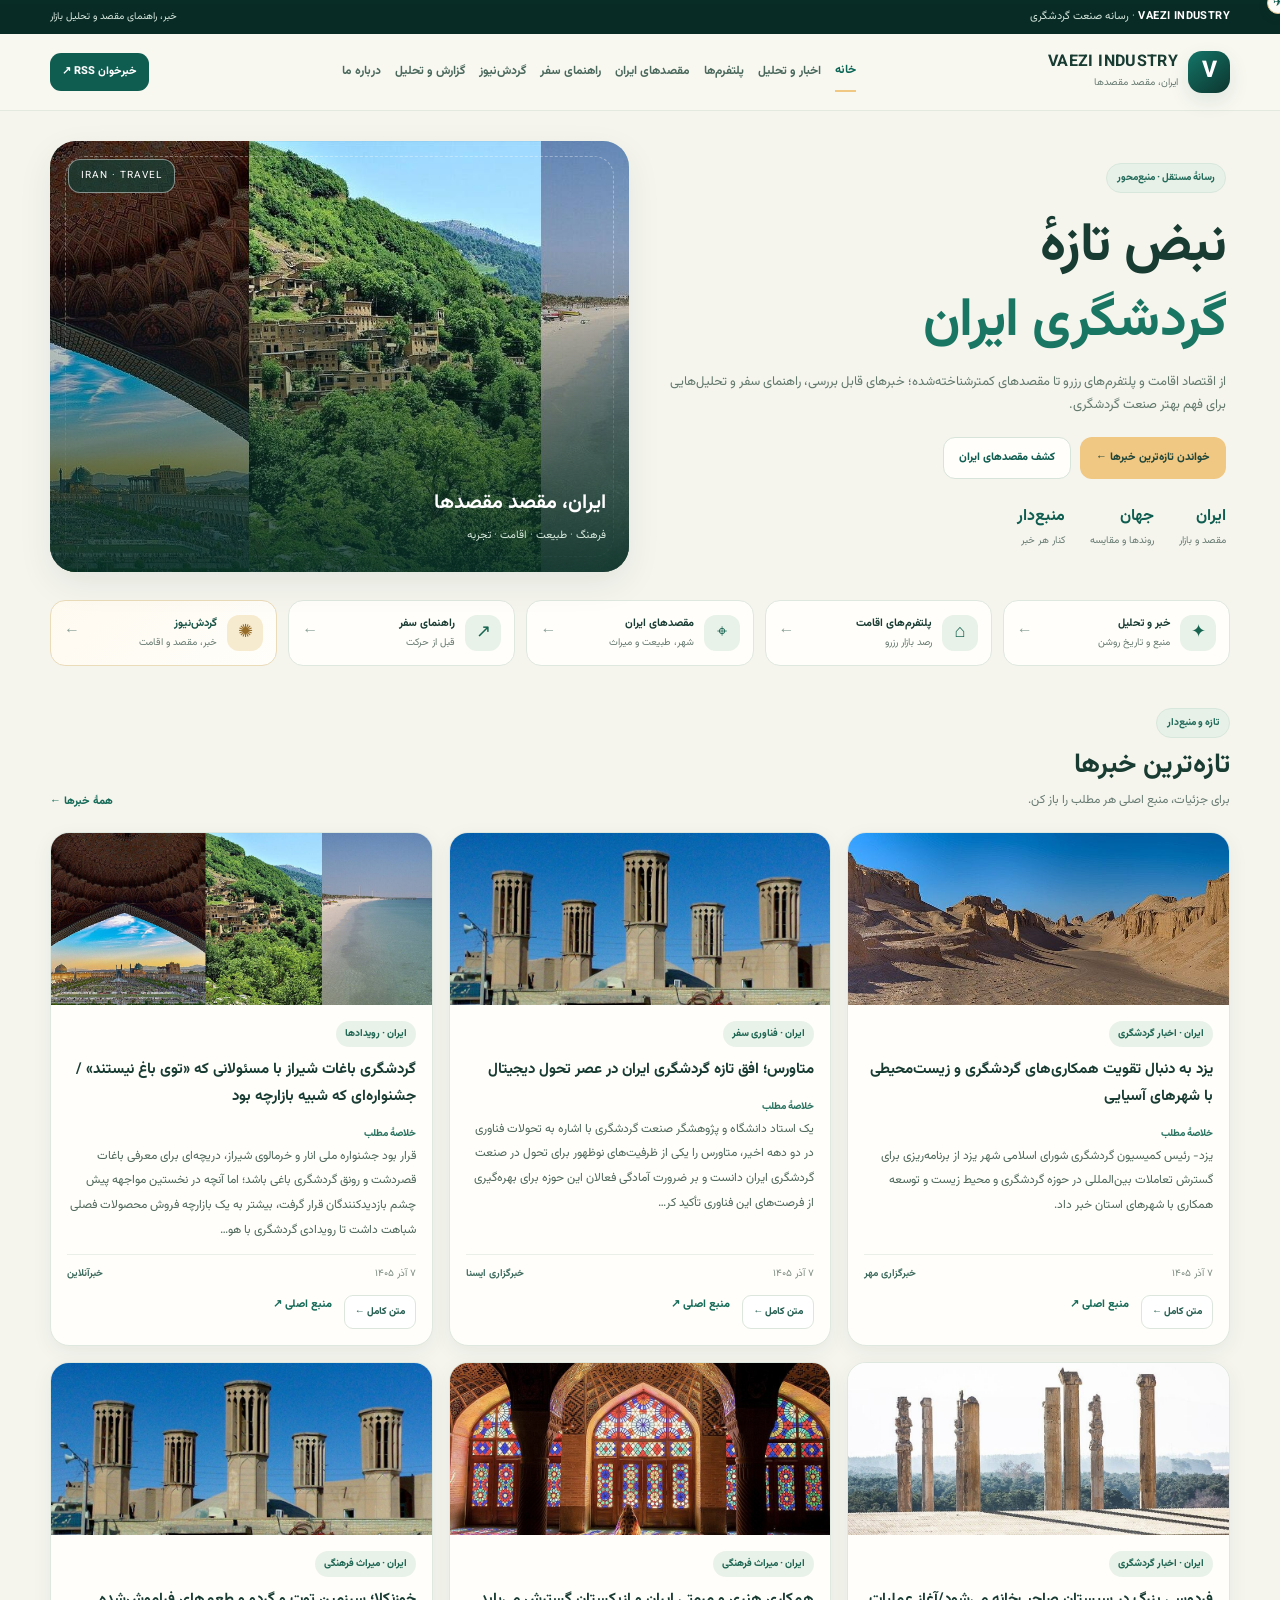
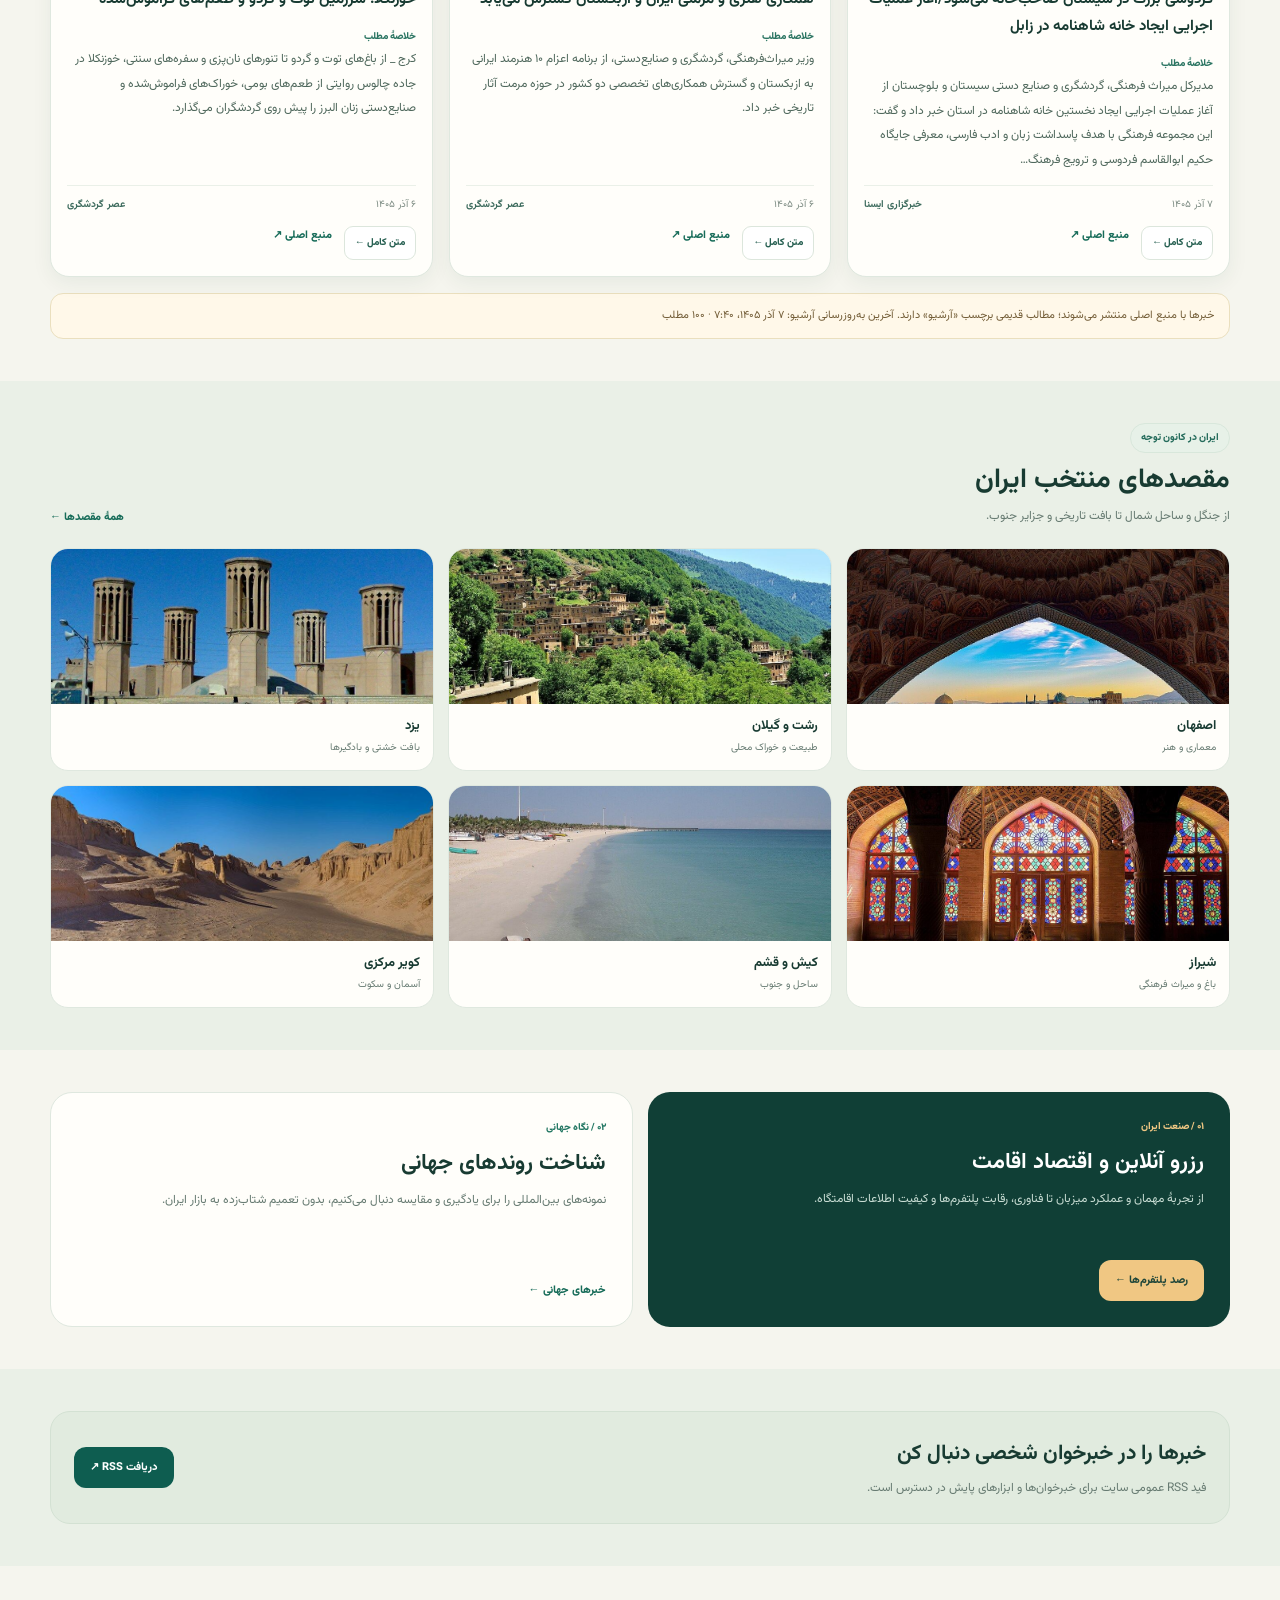
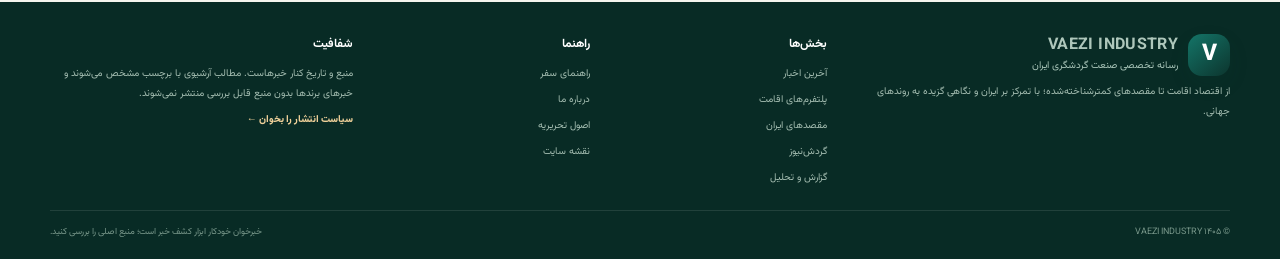
<file: index.html>
<!doctype html>
<html lang="fa" dir="rtl"><head><meta charset="utf-8"><meta name="viewport" content="width=device-width,initial-scale=1">
<meta name="theme-color" content="#0d3e35"><meta name="description" content="خبرهای گردشگری ایران، پلتفرم‌های اقامت، مقصدهای سفر و تحلیل صنعت با تمرکز بر خبرهای منبع‌دار و راهنمای مقصد.">
<meta property="og:title" content="خانه | VAEZI INDUSTRY"><meta property="og:description" content="خبرهای گردشگری ایران، پلتفرم‌های اقامت، مقصدهای سفر و تحلیل صنعت با تمرکز بر خبرهای منبع‌دار و راهنمای مقصد."><meta property="og:type" content="website">
<link rel="icon" href="favicon.svg" type="image/svg+xml"><link rel="preconnect" href="https://fonts.googleapis.com"><link rel="preconnect" href="https://fonts.gstatic.com" crossorigin>
<link href="https://fonts.googleapis.com/css2?family=Vazirmatn:wght@400;500;600;700;800&display=swap" rel="stylesheet"><link rel="stylesheet" href="assets/site.css">
<title>خانه | VAEZI INDUSTRY</title><script defer src="assets/site.js"></script></head><body>
<div class="topline"><div class="wrap topline-inner"><span><b>VAEZI INDUSTRY</b> · رسانه صنعت گردشگری</span><span class="topline-note">خبر، راهنمای مقصد و تحلیل بازار</span></div></div>
<header class="header"><div class="wrap header-inner"><a class="brand" href="index.html"><span class="brand-icon">V</span><span><b>VAEZI INDUSTRY</b><small>ایران، مقصد مقصدها</small></span></a>
<button class="menu-button" aria-expanded="false" aria-controls="main-nav">☰ <span>منو</span></button><nav id="main-nav" class="nav"><a href="index.html" class="active">خانه</a><a href="news.html">اخبار و تحلیل</a><a href="platforms.html">پلتفرم‌ها</a><a href="destinations.html">مقصدهای ایران</a><a href="travel-guide.html">راهنمای سفر</a><a href="tourism.html">گردش‌نیوز</a><a href="reports.html">گزارش و تحلیل</a><a href="about.html">درباره ما</a></nav><a class="rss-link" href="feed.xml" target="_blank" rel="noopener">خبرخوان RSS ↗</a></div></header>

<main><section class="hero"><div class="wrap hero-grid"><div class="hero-copy"><span class="eyebrow">رسانهٔ مستقل · منبع‌محور</span><h1>نبض تازهٔ <em>گردشگری ایران</em></h1><p>از اقتصاد اقامت و پلتفرم‌های رزرو تا مقصدهای کمترشناخته‌شده؛ خبرهای قابل بررسی، راهنمای سفر و تحلیل‌هایی برای فهم بهتر صنعت گردشگری.</p><div class="hero-actions"><a class="btn btn-gold" href="news.html">خواندن تازه‌ترین خبرها ←</a><a class="btn btn-outline" href="destinations.html">کشف مقصدهای ایران</a></div><div class="hero-stats"><div><strong>ایران</strong><span>مقصد و بازار</span></div><div><strong>جهان</strong><span>روندها و مقایسه</span></div><div><strong>منبع‌دار</strong><span>کنار هر خبر</span></div></div></div><div class="hero-image"><img src="assets/images/iran-panorama.svg" alt="تصویرسازی منظره و معماری ایران" fetchpriority="high"><div class="image-stamp">IRAN · TRAVEL</div><div class="hero-caption"><b>ایران، مقصد مقصدها</b><span>فرهنگ · طبیعت · اقامت · تجربه</span></div></div></div></section>
<section class="wrap quick"><a href="news.html"><span class="quick-icon">✦</span><span><b>خبر و تحلیل</b><small>منبع و تاریخ روشن</small></span><span class="quick-arrow">←</span></a><a href="platforms.html"><span class="quick-icon">⌂</span><span><b>پلتفرم‌های اقامت</b><small>رصد بازار رزرو</small></span><span class="quick-arrow">←</span></a><a href="destinations.html"><span class="quick-icon">⌖</span><span><b>مقصدهای ایران</b><small>شهر، طبیعت و میراث</small></span><span class="quick-arrow">←</span></a><a href="travel-guide.html"><span class="quick-icon">↗</span><span><b>راهنمای سفر</b><small>قبل از حرکت</small></span><span class="quick-arrow">←</span></a><a class="quick-tourism" href="tourism.html"><span class="quick-icon">✺</span><span><b>گردش‌نیوز</b><small>خبر، مقصد و اقامت</small></span><span class="quick-arrow">←</span></a></section>
<section class="section"><div class="wrap"><div class="section-heading"><div><span class="eyebrow">تازه و منبع‌دار</span><h2>تازه‌ترین خبرها</h2><p>برای جزئیات، منبع اصلی هر مطلب را باز کن.</p></div><a class="text-link" href="news.html">همهٔ خبرها ←</a></div><div class="news-grid" data-latest-news><p class="loading">در حال بارگذاری خبرها…</p></div><div class="notice">خبرها با منبع اصلی منتشر می‌شوند؛ مطالب قدیمی برچسب «آرشیو» دارند. <span data-news-status>در حال بررسی آخرین به‌روزرسانی…</span></div></div></section>
<section class="section wash"><div class="wrap"><div class="section-heading"><div><span class="eyebrow">ایران در کانون توجه</span><h2>مقصدهای منتخب ایران</h2><p>از جنگل و ساحل شمال تا بافت تاریخی و جزایر جنوب.</p></div><a class="text-link" href="destinations.html">همهٔ مقصدها ←</a></div><div class="destination-grid">
<a class="destination-card" href="destination.html?city=isfahan"><div class="cover" style="background-image:url('assets/images/isfahan.svg')"></div><b>اصفهان</b><span>معماری و هنر</span></a>
<a class="destination-card" href="destination.html?city=rasht"><div class="cover" style="background-image:url('assets/images/rasht.svg')"></div><b>رشت و گیلان</b><span>طبیعت و خوراک محلی</span></a>
<a class="destination-card" href="destination.html?city=yazd"><div class="cover" style="background-image:url('assets/images/yazd.svg')"></div><b>یزد</b><span>بافت خشتی و بادگیرها</span></a>
<a class="destination-card" href="destination.html?city=shiraz"><div class="cover" style="background-image:url('assets/images/shiraz.svg')"></div><b>شیراز</b><span>باغ و میراث فرهنگی</span></a>
<a class="destination-card" href="destination.html?city=kish"><div class="cover" style="background-image:url('assets/images/kish.svg')"></div><b>کیش و قشم</b><span>ساحل و جنوب</span></a>
<a class="destination-card" href="destination.html?city=desert"><div class="cover" style="background-image:url('assets/images/desert.svg')"></div><b>کویر مرکزی</b><span>آسمان و سکوت</span></a></div></div></section>
<section class="section"><div class="wrap feature-grid"><article class="feature dark"><span class="number">۰۱ / صنعت ایران</span><h2>رزرو آنلاین و اقتصاد اقامت</h2><p>از تجربهٔ مهمان و عملکرد میزبان تا فناوری، رقابت پلتفرم‌ها و کیفیت اطلاعات اقامتگاه.</p><a class="btn btn-gold" href="platforms.html">رصد پلتفرم‌ها ←</a></article><article class="feature light"><span class="number">۰۲ / نگاه جهانی</span><h2>شناخت روندهای جهانی</h2><p>نمونه‌های بین‌المللی را برای یادگیری و مقایسه دنبال می‌کنیم، بدون تعمیم شتاب‌زده به بازار ایران.</p><a class="text-link" href="news.html?region=world">خبرهای جهانی ←</a></article></div></section>
<section class="section wash"><div class="wrap band"><div><h2>خبرها را در خبرخوان شخصی دنبال کن</h2><p>فید RSS عمومی سایت برای خبرخوان‌ها و ابزارهای پایش در دسترس است.</p></div><a class="btn btn-dark" href="feed.xml" target="_blank" rel="noopener">دریافت RSS ↗</a></div></section></main>
<footer class="footer"><div class="wrap footer-grid"><section><a class="brand footer-brand" href="index.html"><span class="brand-icon">V</span><span><b>VAEZI INDUSTRY</b><small>رسانه تخصصی صنعت گردشگری ایران</small></span></a><p>از اقتصاد اقامت تا مقصدهای کمترشناخته‌شده؛ با تمرکز بر ایران و نگاهی گزیده به روندهای جهانی.</p></section>
<section><h2>بخش‌ها</h2><a href="news.html">آخرین اخبار</a><a href="platforms.html">پلتفرم‌های اقامت</a><a href="destinations.html">مقصدهای ایران</a><a href="tourism.html">گردش‌نیوز</a><a href="reports.html">گزارش و تحلیل</a></section>
<section><h2>راهنما</h2><a href="travel-guide.html">راهنمای سفر</a><a href="about.html">درباره ما</a><a href="editorial-policy.html">اصول تحریریه</a><a href="sitemap.xml">نقشه سایت</a></section>
<section><h2>شفافیت</h2><p>منبع و تاریخ کنار خبرهاست. مطالب آرشیوی با برچسب مشخص می‌شوند و خبرهای برندها بدون منبع قابل بررسی منتشر نمی‌شوند.</p><a class="footer-strong" href="editorial-policy.html">سیاست انتشار را بخوان ←</a></section></div>
<div class="wrap footer-bottom"><span>© ۱۴۰۵ VAEZI INDUSTRY</span><span>خبرخوان خودکار ابزار کشف خبر است؛ منبع اصلی را بررسی کنید.</span></div></footer></body></html>
</file>
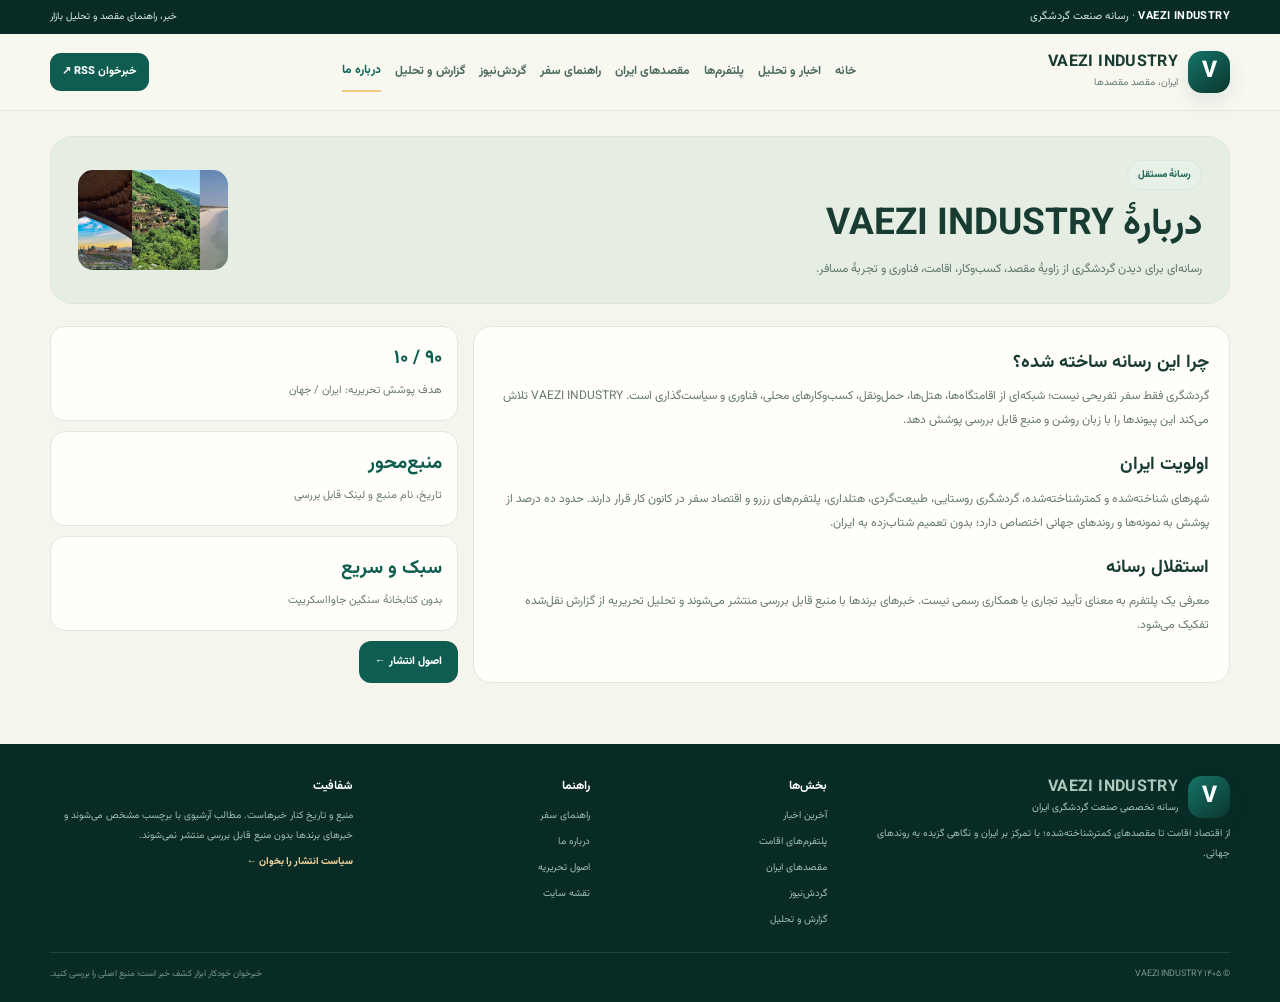
<file: about.html>
<!doctype html>
<html lang="fa" dir="rtl"><head><meta charset="utf-8"><meta name="viewport" content="width=device-width,initial-scale=1">
<meta name="theme-color" content="#0d3e35"><meta name="description" content="درباره مأموریت رسانه مستقل VAEZI INDUSTRY در پوشش گردشگری ایران.">
<meta property="og:title" content="درباره ما | VAEZI INDUSTRY"><meta property="og:description" content="درباره مأموریت رسانه مستقل VAEZI INDUSTRY در پوشش گردشگری ایران."><meta property="og:type" content="website">
<link rel="icon" href="favicon.svg" type="image/svg+xml"><link rel="preconnect" href="https://fonts.googleapis.com"><link rel="preconnect" href="https://fonts.gstatic.com" crossorigin>
<link href="https://fonts.googleapis.com/css2?family=Vazirmatn:wght@400;500;600;700;800&display=swap" rel="stylesheet"><link rel="stylesheet" href="assets/site.css">
<title>درباره ما | VAEZI INDUSTRY</title><script defer src="assets/site.js"></script></head><body>
<div class="topline"><div class="wrap topline-inner"><span><b>VAEZI INDUSTRY</b> · رسانه صنعت گردشگری</span><span class="topline-note">خبر، راهنمای مقصد و تحلیل بازار</span></div></div>
<header class="header"><div class="wrap header-inner"><a class="brand" href="index.html"><span class="brand-icon">V</span><span><b>VAEZI INDUSTRY</b><small>ایران، مقصد مقصدها</small></span></a>
<button class="menu-button" aria-expanded="false" aria-controls="main-nav">☰ <span>منو</span></button><nav id="main-nav" class="nav"><a href="index.html">خانه</a><a href="news.html">اخبار و تحلیل</a><a href="platforms.html">پلتفرم‌ها</a><a href="destinations.html">مقصدهای ایران</a><a href="travel-guide.html">راهنمای سفر</a><a href="tourism.html">گردش‌نیوز</a><a href="reports.html">گزارش و تحلیل</a><a href="about.html" class="active">درباره ما</a></nav><a class="rss-link" href="feed.xml" target="_blank" rel="noopener">خبرخوان RSS ↗</a></div></header>

<main class="wrap page-main"><section class="page-hero"><div><span class="eyebrow">رسانهٔ مستقل</span><h1>دربارهٔ VAEZI INDUSTRY</h1><p>رسانه‌ای برای دیدن گردشگری از زاویهٔ مقصد، کسب‌وکار، اقامت، فناوری و تجربهٔ مسافر.</p></div><div class="page-art"><img src="assets/images/iran-panorama.svg" alt=""></div></section><div class="about-grid"><article class="prose-card"><h2>چرا این رسانه ساخته شده؟</h2><p>گردشگری فقط سفر تفریحی نیست؛ شبکه‌ای از اقامتگاه‌ها، هتل‌ها، حمل‌ونقل، کسب‌وکارهای محلی، فناوری و سیاست‌گذاری است. VAEZI INDUSTRY تلاش می‌کند این پیوندها را با زبان روشن و منبع قابل بررسی پوشش دهد.</p><h2>اولویت ایران</h2><p>شهرهای شناخته‌شده و کمترشناخته‌شده، گردشگری روستایی، طبیعت‌گردی، هتلداری، پلتفرم‌های رزرو و اقتصاد سفر در کانون کار قرار دارند. حدود ده درصد از پوشش به نمونه‌ها و روندهای جهانی اختصاص دارد؛ بدون تعمیم شتاب‌زده به ایران.</p><h2>استقلال رسانه</h2><p>معرفی یک پلتفرم به معنای تأیید تجاری یا همکاری رسمی نیست. خبرهای برندها با منبع قابل بررسی منتشر می‌شوند و تحلیل تحریریه از گزارش نقل‌شده تفکیک می‌شود.</p></article><aside><div class="stat-box"><b>۹۰ / ۱۰</b><span>هدف پوشش تحریریه: ایران / جهان</span></div><div class="stat-box"><b>منبع‌محور</b><span>تاریخ، نام منبع و لینک قابل بررسی</span></div><div class="stat-box"><b>سبک و سریع</b><span>بدون کتابخانهٔ سنگین جاوااسکریپت</span></div><a class="btn btn-dark" href="editorial-policy.html">اصول انتشار ←</a></aside></div></main>
<footer class="footer"><div class="wrap footer-grid"><section><a class="brand footer-brand" href="index.html"><span class="brand-icon">V</span><span><b>VAEZI INDUSTRY</b><small>رسانه تخصصی صنعت گردشگری ایران</small></span></a><p>از اقتصاد اقامت تا مقصدهای کمترشناخته‌شده؛ با تمرکز بر ایران و نگاهی گزیده به روندهای جهانی.</p></section>
<section><h2>بخش‌ها</h2><a href="news.html">آخرین اخبار</a><a href="platforms.html">پلتفرم‌های اقامت</a><a href="destinations.html">مقصدهای ایران</a><a href="tourism.html">گردش‌نیوز</a><a href="reports.html">گزارش و تحلیل</a></section>
<section><h2>راهنما</h2><a href="travel-guide.html">راهنمای سفر</a><a href="about.html">درباره ما</a><a href="editorial-policy.html">اصول تحریریه</a><a href="sitemap.xml">نقشه سایت</a></section>
<section><h2>شفافیت</h2><p>منبع و تاریخ کنار خبرهاست. مطالب آرشیوی با برچسب مشخص می‌شوند و خبرهای برندها بدون منبع قابل بررسی منتشر نمی‌شوند.</p><a class="footer-strong" href="editorial-policy.html">سیاست انتشار را بخوان ←</a></section></div>
<div class="wrap footer-bottom"><span>© ۱۴۰۵ VAEZI INDUSTRY</span><span>خبرخوان خودکار ابزار کشف خبر است؛ منبع اصلی را بررسی کنید.</span></div></footer></body></html>
</file>
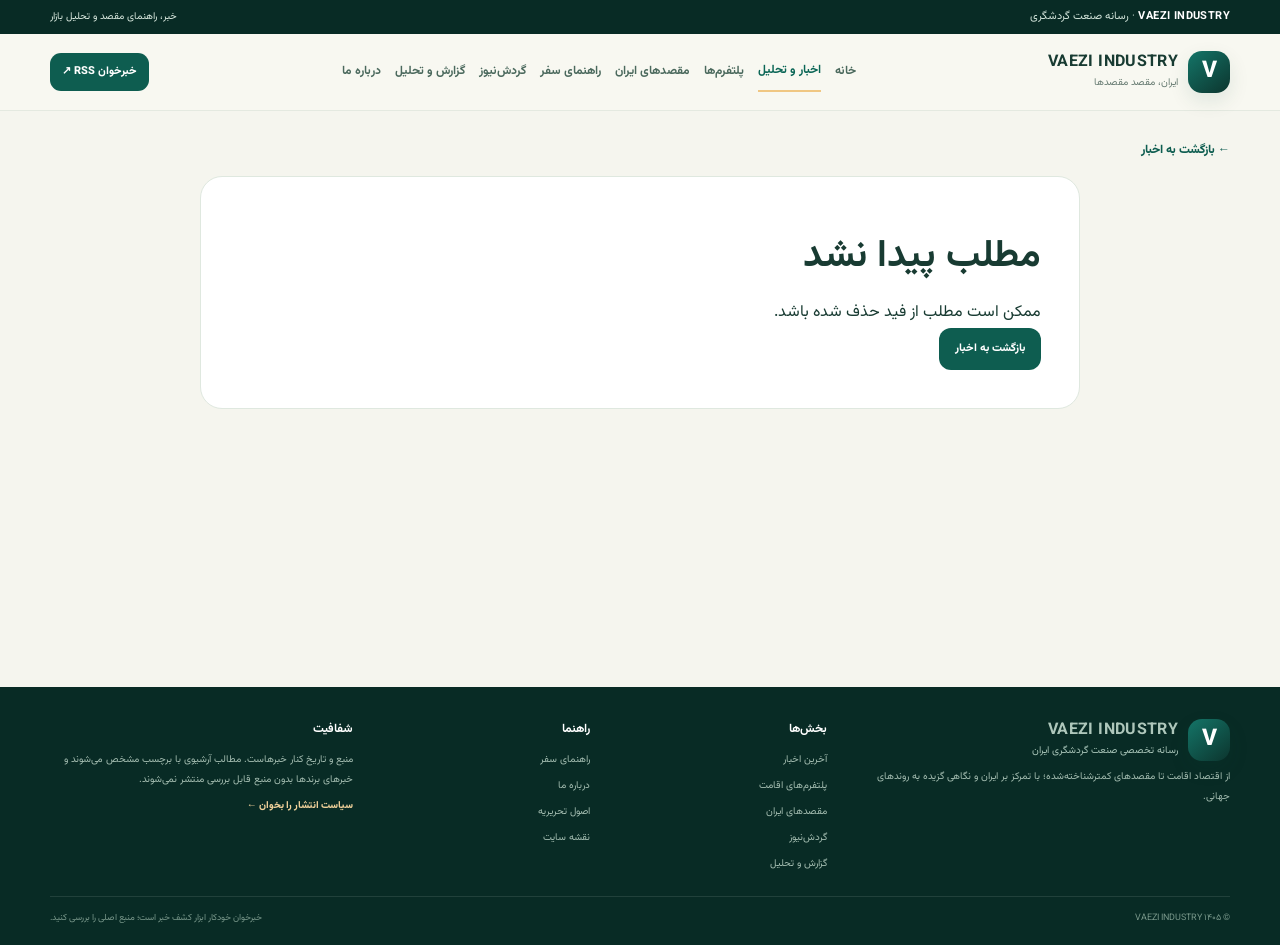
<file: article.html>
<!doctype html>
<html lang="fa" dir="rtl"><head><meta charset="utf-8"><meta name="viewport" content="width=device-width,initial-scale=1">
<meta name="theme-color" content="#0d3e35"><meta name="description" content="متن و خلاصهٔ خبر با تاریخ و لینک منبع اصلی.">
<meta property="og:title" content="متن خبر | VAEZI INDUSTRY"><meta property="og:description" content="متن و خلاصهٔ خبر با تاریخ و لینک منبع اصلی."><meta property="og:type" content="website">
<link rel="icon" href="favicon.svg" type="image/svg+xml"><link rel="preconnect" href="https://fonts.googleapis.com"><link rel="preconnect" href="https://fonts.gstatic.com" crossorigin>
<link href="https://fonts.googleapis.com/css2?family=Vazirmatn:wght@400;500;600;700;800&display=swap" rel="stylesheet"><link rel="stylesheet" href="assets/site.css">
<title>متن خبر | VAEZI INDUSTRY</title><script defer src="assets/site.js"></script></head><body>
<div class="topline"><div class="wrap topline-inner"><span><b>VAEZI INDUSTRY</b> · رسانه صنعت گردشگری</span><span class="topline-note">خبر، راهنمای مقصد و تحلیل بازار</span></div></div>
<header class="header"><div class="wrap header-inner"><a class="brand" href="index.html"><span class="brand-icon">V</span><span><b>VAEZI INDUSTRY</b><small>ایران، مقصد مقصدها</small></span></a>
<button class="menu-button" aria-expanded="false" aria-controls="main-nav">☰ <span>منو</span></button><nav id="main-nav" class="nav"><a href="index.html">خانه</a><a href="news.html" class="active">اخبار و تحلیل</a><a href="platforms.html">پلتفرم‌ها</a><a href="destinations.html">مقصدهای ایران</a><a href="travel-guide.html">راهنمای سفر</a><a href="tourism.html">گردش‌نیوز</a><a href="reports.html">گزارش و تحلیل</a><a href="about.html">درباره ما</a></nav><a class="rss-link" href="feed.xml" target="_blank" rel="noopener">خبرخوان RSS ↗</a></div></header>
<main class="wrap page-main"><a class="back-link" href="news.html">← بازگشت به اخبار</a><article class="article" data-article><p class="loading">در حال بارگذاری مطلب…</p></article></main>
<footer class="footer"><div class="wrap footer-grid"><section><a class="brand footer-brand" href="index.html"><span class="brand-icon">V</span><span><b>VAEZI INDUSTRY</b><small>رسانه تخصصی صنعت گردشگری ایران</small></span></a><p>از اقتصاد اقامت تا مقصدهای کمترشناخته‌شده؛ با تمرکز بر ایران و نگاهی گزیده به روندهای جهانی.</p></section>
<section><h2>بخش‌ها</h2><a href="news.html">آخرین اخبار</a><a href="platforms.html">پلتفرم‌های اقامت</a><a href="destinations.html">مقصدهای ایران</a><a href="tourism.html">گردش‌نیوز</a><a href="reports.html">گزارش و تحلیل</a></section>
<section><h2>راهنما</h2><a href="travel-guide.html">راهنمای سفر</a><a href="about.html">درباره ما</a><a href="editorial-policy.html">اصول تحریریه</a><a href="sitemap.xml">نقشه سایت</a></section>
<section><h2>شفافیت</h2><p>منبع و تاریخ کنار خبرهاست. مطالب آرشیوی با برچسب مشخص می‌شوند و خبرهای برندها بدون منبع قابل بررسی منتشر نمی‌شوند.</p><a class="footer-strong" href="editorial-policy.html">سیاست انتشار را بخوان ←</a></section></div>
<div class="wrap footer-bottom"><span>© ۱۴۰۵ VAEZI INDUSTRY</span><span>خبرخوان خودکار ابزار کشف خبر است؛ منبع اصلی را بررسی کنید.</span></div></footer></body></html>
</file>
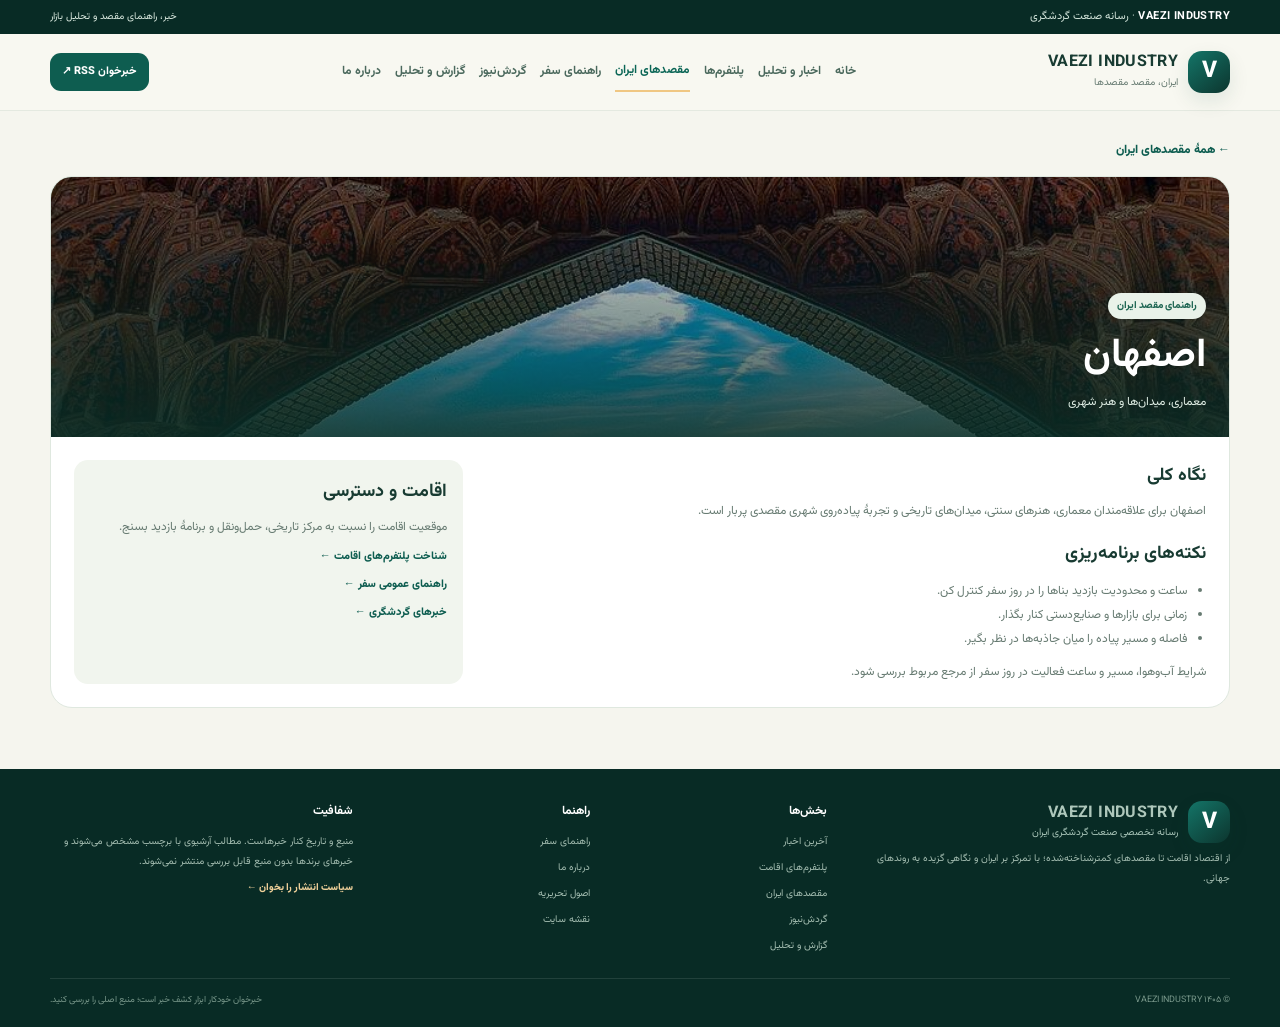
<file: destination.html>
<!doctype html>
<html lang="fa" dir="rtl"><head><meta charset="utf-8"><meta name="viewport" content="width=device-width,initial-scale=1">
<meta name="theme-color" content="#0d3e35"><meta name="description" content="راهنمای اختصاصی مقصدهای ایران؛ نکات سفر و منابع بررسی.">
<meta property="og:title" content="راهنمای مقصد | VAEZI INDUSTRY"><meta property="og:description" content="راهنمای اختصاصی مقصدهای ایران؛ نکات سفر و منابع بررسی."><meta property="og:type" content="website">
<link rel="icon" href="favicon.svg" type="image/svg+xml"><link rel="preconnect" href="https://fonts.googleapis.com"><link rel="preconnect" href="https://fonts.gstatic.com" crossorigin>
<link href="https://fonts.googleapis.com/css2?family=Vazirmatn:wght@400;500;600;700;800&display=swap" rel="stylesheet"><link rel="stylesheet" href="assets/site.css">
<title>راهنمای مقصد | VAEZI INDUSTRY</title><script defer src="assets/site.js"></script></head><body>
<div class="topline"><div class="wrap topline-inner"><span><b>VAEZI INDUSTRY</b> · رسانه صنعت گردشگری</span><span class="topline-note">خبر، راهنمای مقصد و تحلیل بازار</span></div></div>
<header class="header"><div class="wrap header-inner"><a class="brand" href="index.html"><span class="brand-icon">V</span><span><b>VAEZI INDUSTRY</b><small>ایران، مقصد مقصدها</small></span></a>
<button class="menu-button" aria-expanded="false" aria-controls="main-nav">☰ <span>منو</span></button><nav id="main-nav" class="nav"><a href="index.html">خانه</a><a href="news.html">اخبار و تحلیل</a><a href="platforms.html">پلتفرم‌ها</a><a href="destinations.html" class="active">مقصدهای ایران</a><a href="travel-guide.html">راهنمای سفر</a><a href="tourism.html">گردش‌نیوز</a><a href="reports.html">گزارش و تحلیل</a><a href="about.html">درباره ما</a></nav><a class="rss-link" href="feed.xml" target="_blank" rel="noopener">خبرخوان RSS ↗</a></div></header>
<main class="wrap page-main"><a class="back-link" href="destinations.html">← همهٔ مقصدهای ایران</a><section data-destination><p class="loading">در حال آماده‌سازی راهنما…</p></section></main>
<footer class="footer"><div class="wrap footer-grid"><section><a class="brand footer-brand" href="index.html"><span class="brand-icon">V</span><span><b>VAEZI INDUSTRY</b><small>رسانه تخصصی صنعت گردشگری ایران</small></span></a><p>از اقتصاد اقامت تا مقصدهای کمترشناخته‌شده؛ با تمرکز بر ایران و نگاهی گزیده به روندهای جهانی.</p></section>
<section><h2>بخش‌ها</h2><a href="news.html">آخرین اخبار</a><a href="platforms.html">پلتفرم‌های اقامت</a><a href="destinations.html">مقصدهای ایران</a><a href="tourism.html">گردش‌نیوز</a><a href="reports.html">گزارش و تحلیل</a></section>
<section><h2>راهنما</h2><a href="travel-guide.html">راهنمای سفر</a><a href="about.html">درباره ما</a><a href="editorial-policy.html">اصول تحریریه</a><a href="sitemap.xml">نقشه سایت</a></section>
<section><h2>شفافیت</h2><p>منبع و تاریخ کنار خبرهاست. مطالب آرشیوی با برچسب مشخص می‌شوند و خبرهای برندها بدون منبع قابل بررسی منتشر نمی‌شوند.</p><a class="footer-strong" href="editorial-policy.html">سیاست انتشار را بخوان ←</a></section></div>
<div class="wrap footer-bottom"><span>© ۱۴۰۵ VAEZI INDUSTRY</span><span>خبرخوان خودکار ابزار کشف خبر است؛ منبع اصلی را بررسی کنید.</span></div></footer></body></html>
</file>
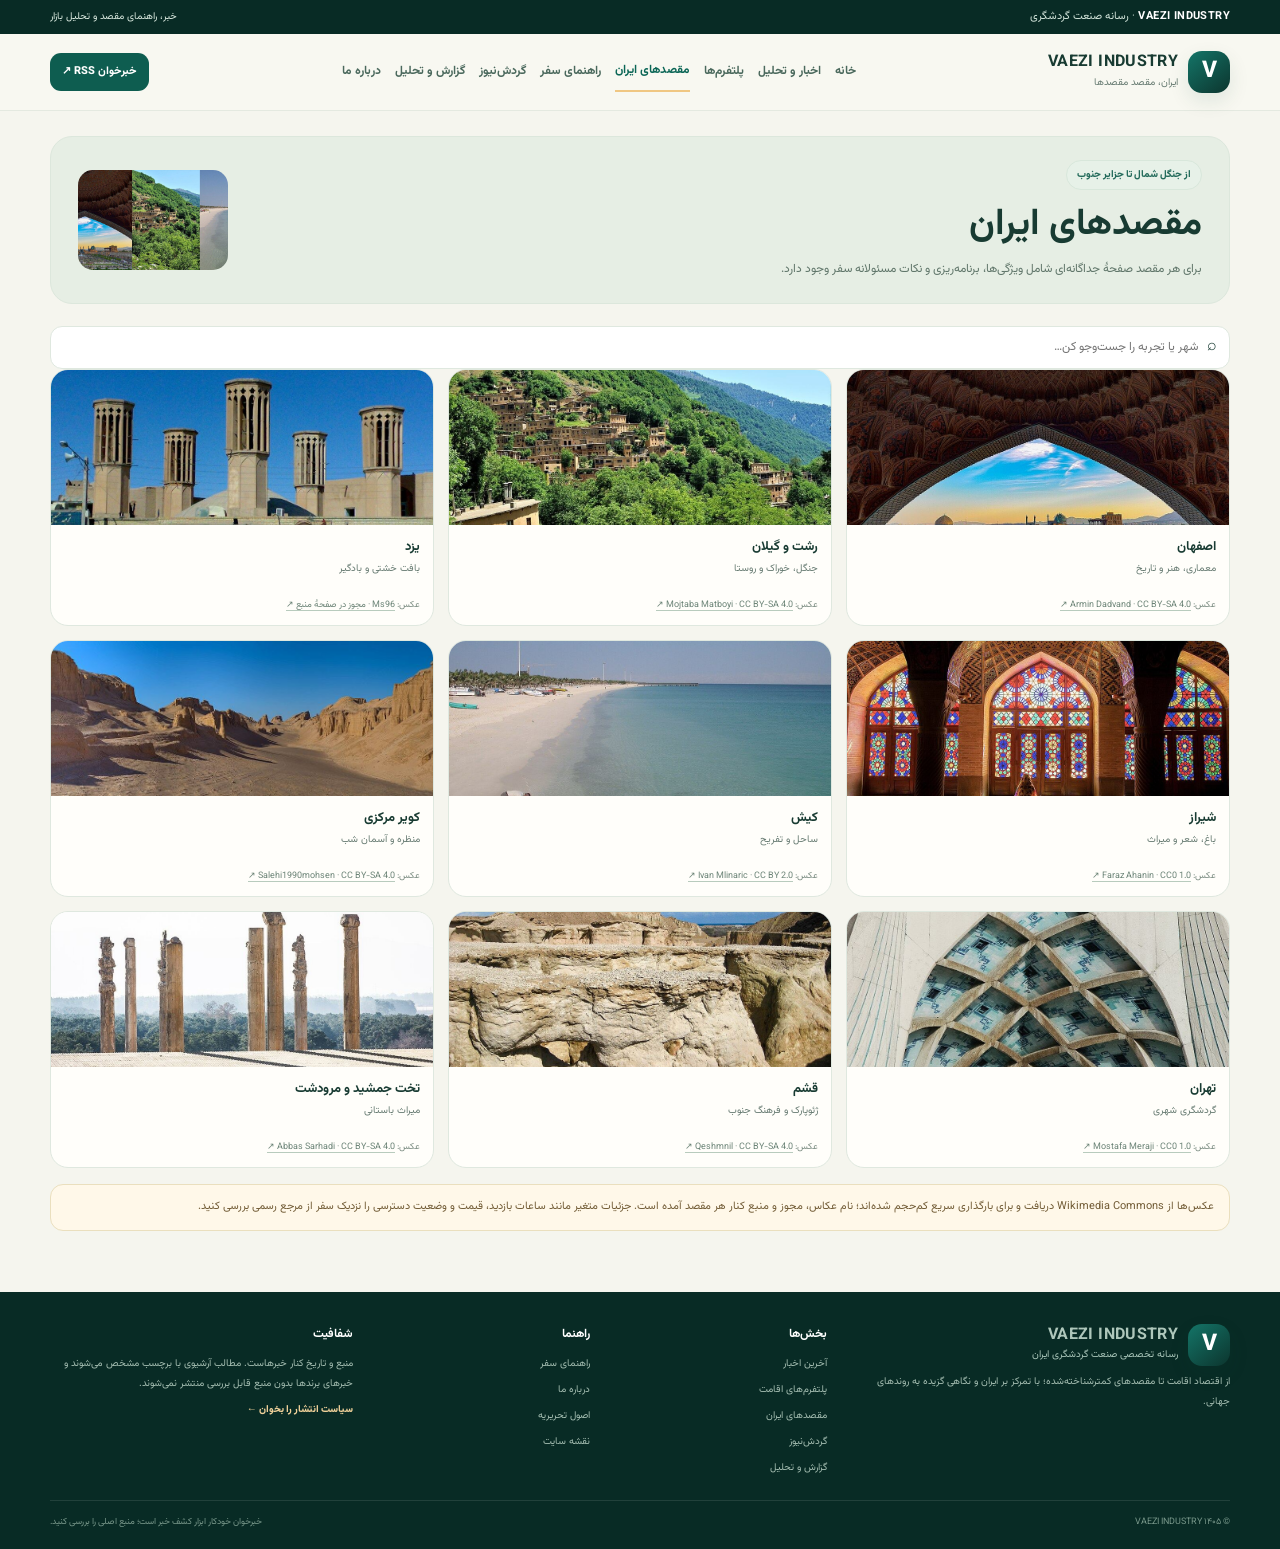
<file: destinations.html>
<!doctype html>
<html lang="fa" dir="rtl"><head><meta charset="utf-8"><meta name="viewport" content="width=device-width,initial-scale=1">
<meta name="theme-color" content="#0d3e35"><meta name="description" content="صفحه‌های اختصاصی مقصدهای گردشگری ایران با جست‌وجو و نکات برنامه‌ریزی.">
<meta property="og:title" content="مقصدهای ایران | VAEZI INDUSTRY"><meta property="og:description" content="صفحه‌های اختصاصی مقصدهای گردشگری ایران با جست‌وجو و نکات برنامه‌ریزی."><meta property="og:type" content="website">
<link rel="icon" href="favicon.svg" type="image/svg+xml"><link rel="preconnect" href="https://fonts.googleapis.com"><link rel="preconnect" href="https://fonts.gstatic.com" crossorigin>
<link href="https://fonts.googleapis.com/css2?family=Vazirmatn:wght@400;500;600;700;800&display=swap" rel="stylesheet"><link rel="stylesheet" href="assets/site.css">
<title>مقصدهای ایران | VAEZI INDUSTRY</title><script defer src="assets/site.js"></script></head><body>
<div class="topline"><div class="wrap topline-inner"><span><b>VAEZI INDUSTRY</b> · رسانه صنعت گردشگری</span><span class="topline-note">خبر، راهنمای مقصد و تحلیل بازار</span></div></div>
<header class="header"><div class="wrap header-inner"><a class="brand" href="index.html"><span class="brand-icon">V</span><span><b>VAEZI INDUSTRY</b><small>ایران، مقصد مقصدها</small></span></a>
<button class="menu-button" aria-expanded="false" aria-controls="main-nav">☰ <span>منو</span></button><nav id="main-nav" class="nav"><a href="index.html">خانه</a><a href="news.html">اخبار و تحلیل</a><a href="platforms.html">پلتفرم‌ها</a><a href="destinations.html" class="active">مقصدهای ایران</a><a href="travel-guide.html">راهنمای سفر</a><a href="tourism.html">گردش‌نیوز</a><a href="reports.html">گزارش و تحلیل</a><a href="about.html">درباره ما</a></nav><a class="rss-link" href="feed.xml" target="_blank" rel="noopener">خبرخوان RSS ↗</a></div></header>

<main class="wrap page-main"><section class="page-hero"><div><span class="eyebrow">از جنگل شمال تا جزایر جنوب</span><h1>مقصدهای ایران</h1><p>برای هر مقصد صفحهٔ جداگانه‌ای شامل ویژگی‌ها، برنامه‌ریزی و نکات مسئولانه سفر وجود دارد.</p></div><div class="page-art"><img src="assets/images/iran-panorama.svg" alt=""></div></section><label class="search destination-search"><span>⌕</span><input data-city-search type="search" placeholder="شهر یا تجربه را جست‌وجو کن…" aria-label="جست‌وجوی مقصد"></label><div class="destination-grid" data-cities>
<article class="destination-card" data-city><a class="destination-link" href="destination.html?city=isfahan"><div class="cover" style="background-image:url('assets/images/isfahan.svg')"><img src="assets/images/photos/isfahan.jpg" alt="میدان نقش‌جهان اصفهان" loading="lazy" decoding="async" onerror="this.style.display='none'"></div><b>اصفهان</b><span>معماری، هنر و تاریخ</span></a><small class="photo-credit">عکس: <a href="https://commons.wikimedia.org/wiki/File:Naqshe_jahan_SQ.jpg" target="_blank" rel="noopener noreferrer">Armin Dadvand · CC BY-SA 4.0 ↗</a></small></article>
<article class="destination-card" data-city><a class="destination-link" href="destination.html?city=rasht"><div class="cover" style="background-image:url('assets/images/rasht.svg')"><img src="assets/images/photos/rasht.jpg" alt="روستای پلکانی ماسوله در گیلان" loading="lazy" decoding="async" onerror="this.style.display='none'"></div><b>رشت و گیلان</b><span>جنگل، خوراک و روستا</span></a><small class="photo-credit">عکس: <a href="https://commons.wikimedia.org/wiki/File:Masuleh_Village.jpg" target="_blank" rel="noopener noreferrer">Mojtaba Matboyi · CC BY-SA 4.0 ↗</a></small></article>
<article class="destination-card" data-city><a class="destination-link" href="destination.html?city=yazd"><div class="cover" style="background-image:url('assets/images/yazd.svg')"><img src="assets/images/photos/yazd.jpg" alt="بادگیرهای یزد" loading="lazy" decoding="async" onerror="this.style.display='none'"></div><b>یزد</b><span>بافت خشتی و بادگیر</span></a><small class="photo-credit">عکس: <a href="https://commons.wikimedia.org/wiki/File:Windcatchers_in_Yazd.jpg" target="_blank" rel="noopener noreferrer">Ms96 · مجوز در صفحهٔ منبع ↗</a></small></article>
<article class="destination-card" data-city><a class="destination-link" href="destination.html?city=shiraz"><div class="cover" style="background-image:url('assets/images/shiraz.svg')"><img src="assets/images/photos/shiraz.jpg" alt="مسجد نصیرالملک شیراز" loading="lazy" decoding="async" onerror="this.style.display='none'"></div><b>شیراز</b><span>باغ، شعر و میراث</span></a><small class="photo-credit">عکس: <a href="https://commons.wikimedia.org/wiki/File:Nasir_al-Mulk_Mosque_-_Shiraz.jpg" target="_blank" rel="noopener noreferrer">Faraz Ahanin · CC0 1.0 ↗</a></small></article>
<article class="destination-card" data-city><a class="destination-link" href="destination.html?city=kish"><div class="cover" style="background-image:url('assets/images/kish.svg')"><img src="assets/images/photos/kish.jpg" alt="ساحل جزیرهٔ کیش" loading="lazy" decoding="async" onerror="this.style.display='none'"></div><b>کیش</b><span>ساحل و تفریح</span></a><small class="photo-credit">عکس: <a href="https://commons.wikimedia.org/wiki/File:Beach_Kish_Island_Iran.jpg" target="_blank" rel="noopener noreferrer">Ivan Mlinaric · CC BY 2.0 ↗</a></small></article>
<article class="destination-card" data-city><a class="destination-link" href="destination.html?city=desert"><div class="cover" style="background-image:url('assets/images/desert.svg')"><img src="assets/images/photos/desert.jpg" alt="کلوت‌های شهداد در کویر لوت" loading="lazy" decoding="async" onerror="this.style.display='none'"></div><b>کویر مرکزی</b><span>منظره و آسمان شب</span></a><small class="photo-credit">عکس: <a href="https://commons.wikimedia.org/wiki/File:Kaluts_of_Shahdad.jpg" target="_blank" rel="noopener noreferrer">Salehi1990mohsen · CC BY-SA 4.0 ↗</a></small></article>
<article class="destination-card" data-city><a class="destination-link" href="destination.html?city=tehran"><div class="cover" style="background-image:url('assets/images/tehran.svg')"><img src="assets/images/photos/tehran.jpg" alt="برج آزادی تهران" loading="lazy" decoding="async" onerror="this.style.display='none'"></div><b>تهران</b><span>گردشگری شهری</span></a><small class="photo-credit">عکس: <a href="https://commons.wikimedia.org/wiki/File:Azadi_Tower_In_Tehran.jpg" target="_blank" rel="noopener noreferrer">Mostafa Meraji · CC0 1.0 ↗</a></small></article>
<article class="destination-card" data-city><a class="destination-link" href="destination.html?city=qeshm"><div class="cover" style="background-image:url('assets/images/qeshm.svg')"><img src="assets/images/photos/qeshm.jpg" alt="درهٔ ستارگان قشم" loading="lazy" decoding="async" onerror="this.style.display='none'"></div><b>قشم</b><span>ژئوپارک و فرهنگ جنوب</span></a><small class="photo-credit">عکس: <a href="https://commons.wikimedia.org/wiki/File:Qeshm_Island_Star_Valley,_Iran.jpg" target="_blank" rel="noopener noreferrer">Qeshmnil · CC BY-SA 4.0 ↗</a></small></article>
<article class="destination-card" data-city><a class="destination-link" href="destination.html?city=persepolis"><div class="cover" style="background-image:url('assets/images/persepolis.svg')"><img src="assets/images/photos/persepolis.jpg" alt="ستون‌های تخت جمشید" loading="lazy" decoding="async" onerror="this.style.display='none'"></div><b>تخت جمشید و مرودشت</b><span>میراث باستانی</span></a><small class="photo-credit">عکس: <a href="https://commons.wikimedia.org/wiki/File:Persepolis_Columns.jpg" target="_blank" rel="noopener noreferrer">Abbas Sarhadi · CC BY-SA 4.0 ↗</a></small></article></div><p class="notice">عکس‌ها از Wikimedia Commons دریافت و برای بارگذاری سریع کم‌حجم شده‌اند؛ نام عکاس، مجوز و منبع کنار هر مقصد آمده است. جزئیات متغیر مانند ساعات بازدید، قیمت و وضعیت دسترسی را نزدیک سفر از مرجع رسمی بررسی کنید.</main>
<footer class="footer"><div class="wrap footer-grid"><section><a class="brand footer-brand" href="index.html"><span class="brand-icon">V</span><span><b>VAEZI INDUSTRY</b><small>رسانه تخصصی صنعت گردشگری ایران</small></span></a><p>از اقتصاد اقامت تا مقصدهای کمترشناخته‌شده؛ با تمرکز بر ایران و نگاهی گزیده به روندهای جهانی.</p></section>
<section><h2>بخش‌ها</h2><a href="news.html">آخرین اخبار</a><a href="platforms.html">پلتفرم‌های اقامت</a><a href="destinations.html">مقصدهای ایران</a><a href="tourism.html">گردش‌نیوز</a><a href="reports.html">گزارش و تحلیل</a></section>
<section><h2>راهنما</h2><a href="travel-guide.html">راهنمای سفر</a><a href="about.html">درباره ما</a><a href="editorial-policy.html">اصول تحریریه</a><a href="sitemap.xml">نقشه سایت</a></section>
<section><h2>شفافیت</h2><p>منبع و تاریخ کنار خبرهاست. مطالب آرشیوی با برچسب مشخص می‌شوند و خبرهای برندها بدون منبع قابل بررسی منتشر نمی‌شوند.</p><a class="footer-strong" href="editorial-policy.html">سیاست انتشار را بخوان ←</a></section></div>
<div class="wrap footer-bottom"><span>© ۱۴۰۵ VAEZI INDUSTRY</span><span>خبرخوان خودکار ابزار کشف خبر است؛ منبع اصلی را بررسی کنید.</span></div></footer></body></html>
</file>
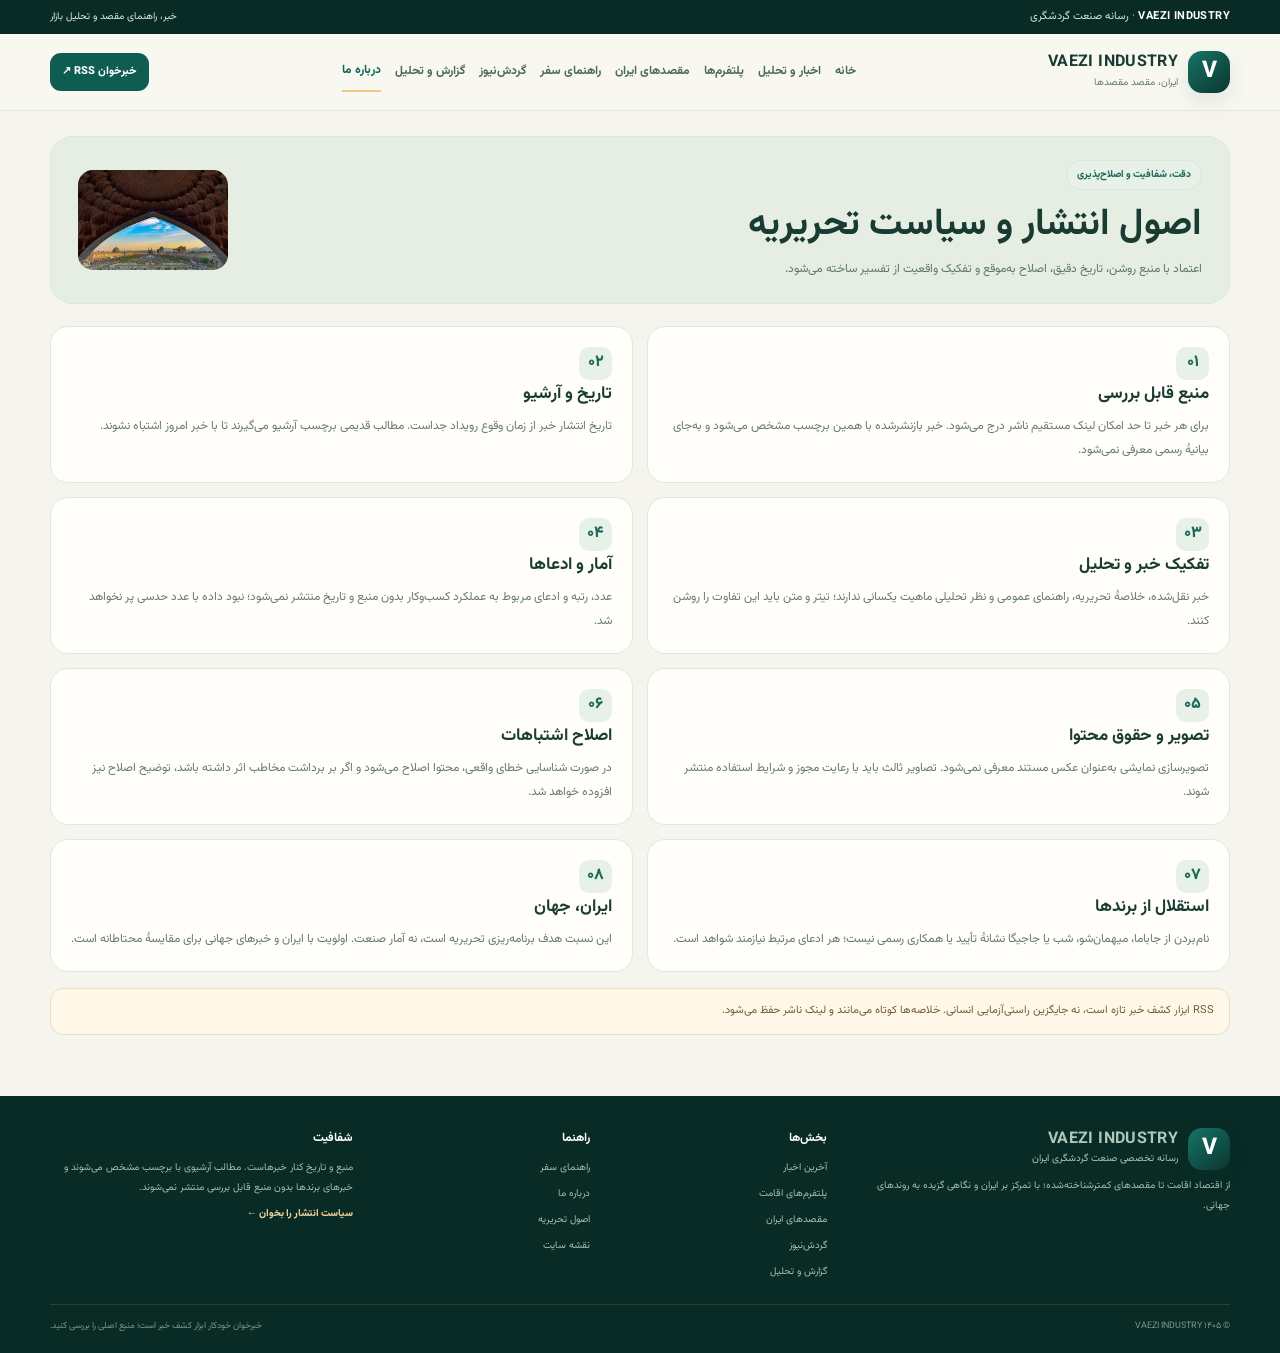
<file: editorial-policy.html>
<!doctype html>
<html lang="fa" dir="rtl"><head><meta charset="utf-8"><meta name="viewport" content="width=device-width,initial-scale=1">
<meta name="theme-color" content="#0d3e35"><meta name="description" content="سیاست تحریریه درباره منابع، تاریخ، آرشیو، آمار، تصویر و اصلاح خبر.">
<meta property="og:title" content="اصول تحریریه | VAEZI INDUSTRY"><meta property="og:description" content="سیاست تحریریه درباره منابع، تاریخ، آرشیو، آمار، تصویر و اصلاح خبر."><meta property="og:type" content="website">
<link rel="icon" href="favicon.svg" type="image/svg+xml"><link rel="preconnect" href="https://fonts.googleapis.com"><link rel="preconnect" href="https://fonts.gstatic.com" crossorigin>
<link href="https://fonts.googleapis.com/css2?family=Vazirmatn:wght@400;500;600;700;800&display=swap" rel="stylesheet"><link rel="stylesheet" href="assets/site.css">
<title>اصول تحریریه | VAEZI INDUSTRY</title><script defer src="assets/site.js"></script></head><body>
<div class="topline"><div class="wrap topline-inner"><span><b>VAEZI INDUSTRY</b> · رسانه صنعت گردشگری</span><span class="topline-note">خبر، راهنمای مقصد و تحلیل بازار</span></div></div>
<header class="header"><div class="wrap header-inner"><a class="brand" href="index.html"><span class="brand-icon">V</span><span><b>VAEZI INDUSTRY</b><small>ایران، مقصد مقصدها</small></span></a>
<button class="menu-button" aria-expanded="false" aria-controls="main-nav">☰ <span>منو</span></button><nav id="main-nav" class="nav"><a href="index.html">خانه</a><a href="news.html">اخبار و تحلیل</a><a href="platforms.html">پلتفرم‌ها</a><a href="destinations.html">مقصدهای ایران</a><a href="travel-guide.html">راهنمای سفر</a><a href="tourism.html">گردش‌نیوز</a><a href="reports.html">گزارش و تحلیل</a><a href="about.html" class="active">درباره ما</a></nav><a class="rss-link" href="feed.xml" target="_blank" rel="noopener">خبرخوان RSS ↗</a></div></header>

<main class="wrap page-main"><section class="page-hero"><div><span class="eyebrow">دقت، شفافیت و اصلاح‌پذیری</span><h1>اصول انتشار و سیاست تحریریه</h1><p>اعتماد با منبع روشن، تاریخ دقیق، اصلاح به‌موقع و تفکیک واقعیت از تفسیر ساخته می‌شود.</p></div><div class="page-art"><img src="assets/images/isfahan.svg" alt=""></div></section><div class="policy-grid">
<article class="policy-card"><span class="policy-number">۰۱</span><h2>منبع قابل بررسی</h2><p>برای هر خبر تا حد امکان لینک مستقیم ناشر درج می‌شود. خبر بازنشرشده با همین برچسب مشخص می‌شود و به‌جای بیانیهٔ رسمی معرفی نمی‌شود.</p></article>
<article class="policy-card"><span class="policy-number">۰۲</span><h2>تاریخ و آرشیو</h2><p>تاریخ انتشار خبر از زمان وقوع رویداد جداست. مطالب قدیمی برچسب آرشیو می‌گیرند تا با خبر امروز اشتباه نشوند.</p></article>
<article class="policy-card"><span class="policy-number">۰۳</span><h2>تفکیک خبر و تحلیل</h2><p>خبر نقل‌شده، خلاصهٔ تحریریه، راهنمای عمومی و نظر تحلیلی ماهیت یکسانی ندارند؛ تیتر و متن باید این تفاوت را روشن کنند.</p></article>
<article class="policy-card"><span class="policy-number">۰۴</span><h2>آمار و ادعاها</h2><p>عدد، رتبه و ادعای مربوط به عملکرد کسب‌وکار بدون منبع و تاریخ منتشر نمی‌شود؛ نبود داده با عدد حدسی پر نخواهد شد.</p></article>
<article class="policy-card"><span class="policy-number">۰۵</span><h2>تصویر و حقوق محتوا</h2><p>تصویرسازی نمایشی به‌عنوان عکس مستند معرفی نمی‌شود. تصاویر ثالث باید با رعایت مجوز و شرایط استفاده منتشر شوند.</p></article>
<article class="policy-card"><span class="policy-number">۰۶</span><h2>اصلاح اشتباهات</h2><p>در صورت شناسایی خطای واقعی، محتوا اصلاح می‌شود و اگر بر برداشت مخاطب اثر داشته باشد، توضیح اصلاح نیز افزوده خواهد شد.</p></article>
<article class="policy-card"><span class="policy-number">۰۷</span><h2>استقلال از برندها</h2><p>نام‌بردن از جاباما، میهمان‌شو، شب یا جاجیگا نشانهٔ تأیید یا همکاری رسمی نیست؛ هر ادعای مرتبط نیازمند شواهد است.</p></article>
<article class="policy-card"><span class="policy-number">۰۸</span><h2> ایران،  جهان</h2><p>این نسبت هدف برنامه‌ریزی تحریریه است، نه آمار صنعت. اولویت با ایران و خبرهای جهانی برای مقایسهٔ محتاطانه است.</p></article></div><div class="notice">RSS ابزار کشف خبر تازه است، نه جایگزین راستی‌آزمایی انسانی. خلاصه‌ها کوتاه می‌مانند و لینک ناشر حفظ می‌شود.</div></main>
<footer class="footer"><div class="wrap footer-grid"><section><a class="brand footer-brand" href="index.html"><span class="brand-icon">V</span><span><b>VAEZI INDUSTRY</b><small>رسانه تخصصی صنعت گردشگری ایران</small></span></a><p>از اقتصاد اقامت تا مقصدهای کمترشناخته‌شده؛ با تمرکز بر ایران و نگاهی گزیده به روندهای جهانی.</p></section>
<section><h2>بخش‌ها</h2><a href="news.html">آخرین اخبار</a><a href="platforms.html">پلتفرم‌های اقامت</a><a href="destinations.html">مقصدهای ایران</a><a href="tourism.html">گردش‌نیوز</a><a href="reports.html">گزارش و تحلیل</a></section>
<section><h2>راهنما</h2><a href="travel-guide.html">راهنمای سفر</a><a href="about.html">درباره ما</a><a href="editorial-policy.html">اصول تحریریه</a><a href="sitemap.xml">نقشه سایت</a></section>
<section><h2>شفافیت</h2><p>منبع و تاریخ کنار خبرهاست. مطالب آرشیوی با برچسب مشخص می‌شوند و خبرهای برندها بدون منبع قابل بررسی منتشر نمی‌شوند.</p><a class="footer-strong" href="editorial-policy.html">سیاست انتشار را بخوان ←</a></section></div>
<div class="wrap footer-bottom"><span>© ۱۴۰۵ VAEZI INDUSTRY</span><span>خبرخوان خودکار ابزار کشف خبر است؛ منبع اصلی را بررسی کنید.</span></div></footer></body></html>
</file>
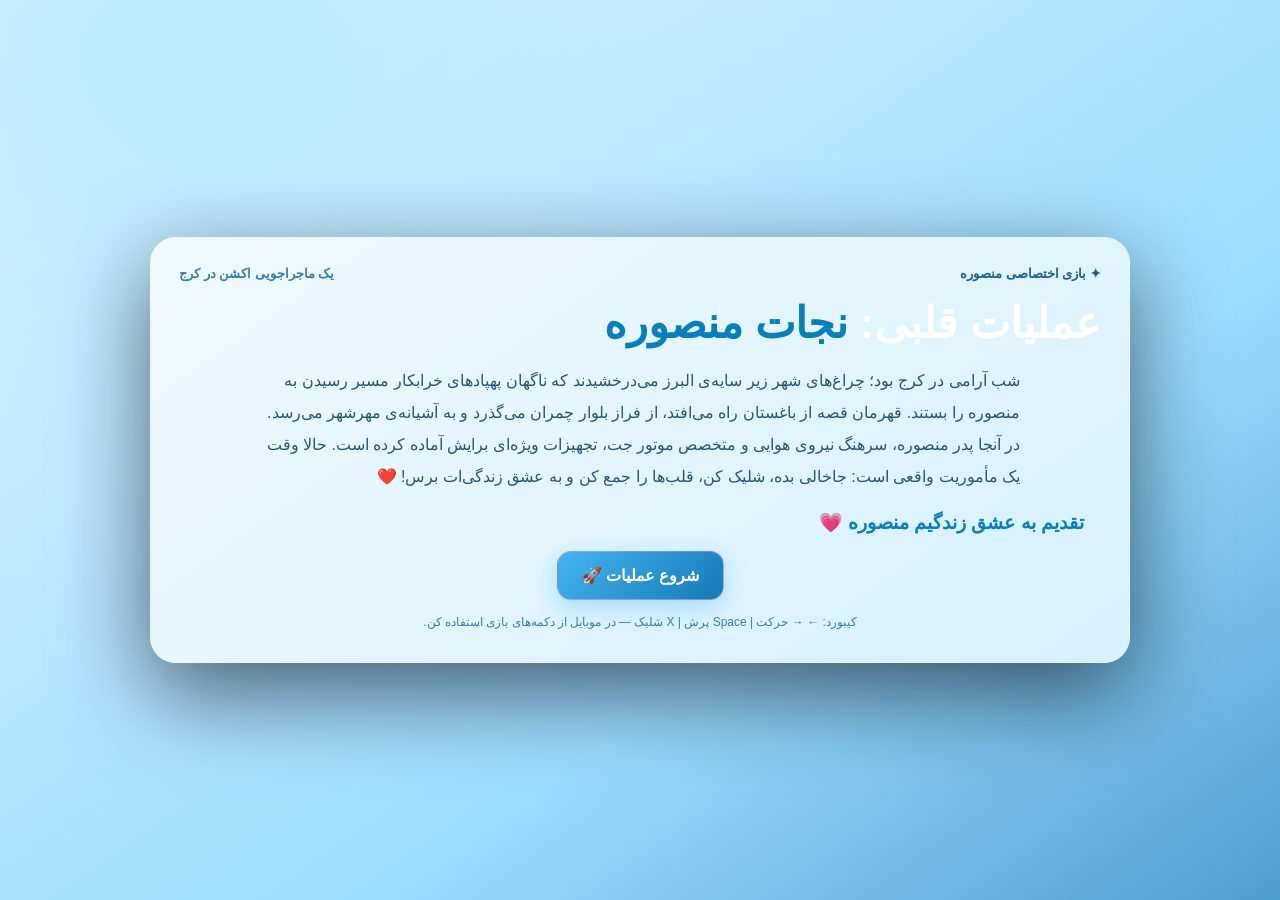
<file: mobina-rally.html>
<!doctype html>
<html lang="fa" dir="rtl"><head><meta charset="utf-8"><meta name="viewport" content="width=device-width,initial-scale=1,maximum-scale=1,user-scalable=no"><meta name="theme-color" content="#4fa9e8"><title>عملیات قلبی: نجات منصوره</title>
<style>
*{box-sizing:border-box}body{margin:0;min-height:100vh;padding:18px;background:radial-gradient(ellipse at 15% 5%,#b8eaff 0,transparent 38%),linear-gradient(145deg,#dff5ff,#9bdcff 65%,#4d9ed0);font-family:Tahoma,sans-serif;color:#153b5b;display:grid;place-items:center}main{width:min(100%,980px)}.shell{border:1px solid #ffffff25;background:linear-gradient(145deg,#effaff,#d6f1ff);border-radius:26px;padding:clamp(14px,3vw,28px);box-shadow:0 30px 90px #05071199}.brand{display:flex;justify-content:space-between;align-items:center;gap:10px;flex-wrap:wrap;color:#17618f;font-size:13px;font-weight:bold}.brand span:last-child{color:#397da8}h1{font-size:clamp(27px,5vw,43px);line-height:1.4;margin:12px 0;color:#fff}p{line-height:2;color:#285675}.story{max-width:760px;margin:10px auto 18px}.pink{color:#087fbd;font-weight:bold}.btn{border:1px solid #ffb1ce66;border-radius:14px;padding:14px 24px;background:linear-gradient(135deg,#43b5ef,#1679b8);box-shadow:0 8px 25px #39a9ed55;color:#fff;font:bold 16px Tahoma;cursor:pointer}.btn:active{transform:translateY(2px)}#game,#result{display:none}.hud{display:flex;gap:9px;flex-wrap:wrap;align-items:center;justify-content:space-between;margin-bottom:12px}.stat{border:1px solid #ffffff20;background:#b7e4fb;border-radius:12px;padding:9px 13px;color:#164565;font-size:13px}.stat b{color:#087fbd}.arena{position:relative;border:1px solid #a8c6ff55;border-radius:18px;overflow:hidden;background:#a9ddf7;box-shadow:inset 0 0 50px #050a1c;line-height:0}canvas{display:block;width:100%;height:auto;aspect-ratio:16/9;touch-action:none}.controls{display:flex;justify-content:space-between;gap:10px;margin-top:12px;direction:ltr}.group{display:flex;gap:9px}.ctrl{min-width:58px;height:52px;border:1px solid #ffffff2b;border-radius:14px;background:linear-gradient(145deg,#80d5ff,#238ac5);color:#fff;font:bold 20px Tahoma;touch-action:none}.ctrl.fire{background:linear-gradient(145deg,#9be2ff,#258bc5);min-width:88px;font-size:15px}.ctrl.jump{background:linear-gradient(145deg,#75d1fa,#247fb5);min-width:82px;font-size:15px}.help{font-size:12px;color:#397da8;text-align:center;margin:10px 0 0}.dedication{color:#087fbd;font-weight:bold;font-size:19px;margin:17px}.result-score{font-size:42px;font-weight:bold;color:#087fbd;margin:12px}
</style></head><body><main>
<section class="shell" id="intro">
<div class="brand"><span>✦ بازی اختصاصی منصوره</span><span>یک ماجراجویی اکشن در کرج</span></div>
<h1>عملیات قلبی: <span class="pink">نجات منصوره</span></h1>
<p class="story">شب آرامی در کرج بود؛ چراغ‌های شهر زیر سایه‌ی البرز می‌درخشیدند که ناگهان پهپادهای خرابکار مسیر رسیدن به منصوره را بستند. قهرمان قصه از باغستان راه می‌افتد، از فراز بلوار چمران می‌گذرد و به آشیانه‌ی مهرشهر می‌رسد. در آنجا پدر منصوره، سرهنگ نیروی هوایی و متخصص موتور جت، تجهیزات ویژه‌ای برایش آماده کرده است. حالا وقت یک مأموریت واقعی است: جاخالی بده، شلیک کن، قلب‌ها را جمع کن و به عشق زندگی‌ات برس! ❤️</p>
<div class="dedication">تقدیم به عشق زندگیم منصوره 💗</div>
<div style="text-align:center"><button class="btn" id="start">شروع عملیات 🚀</button></div>
<p class="help">کیبورد: ← → حرکت | Space پرش | X شلیک — در موبایل از دکمه‌های بازی استفاده کن.</p>
</section>
<section class="shell" id="game">
<div class="brand" style="margin-bottom:12px"><span>✦ عملیات نجات منصوره</span><span id="stageName">باغستان کرج</span></div>
<div class="hud"><span class="stat">💗 قلب: <b id="score">۰</b></span><span class="stat">🎯 پهپاد منهدم‌شده: <b id="kills">۰</b></span><span class="stat">❤ جان: <b id="health">۳</b></span><span class="stat">مرحله: <b id="stage">۱/۳</b></span></div>
<div class="arena"><canvas id="scene" width="960" height="540"></canvas></div>
<div class="controls"><div class="group"><button class="ctrl" id="left">◀</button><button class="ctrl" id="right">▶</button></div><div class="group"><button class="ctrl jump" id="jump">پرش ⤴</button><button class="ctrl fire" id="fire">شلیک ✦</button></div></div>
<p class="help">پهپادها شلیک می‌کنند؛ حرکت کن، از گلوله‌ها جاخالی بده و با شلیک‌های خودت آن‌ها را نابود کن.</p>
</section>
<section class="shell" id="result" style="text-align:center">
<div class="brand"><span>مأموریت با موفقیت انجام شد</span><span>✦ کرج، شهر عشق</span></div>
<h1>منصوره نجات پیدا کرد! 👑</h1><div class="result-score" id="finalScore">۰ امتیاز</div>
<p class="story">از میان تمام خطرها گذشتی و به مقصد رسیدی. قهرمان این قصه فقط یک برنده نیست؛ کسی است که برای عشقش تا آخر مسیر می‌رود.</p><div class="dedication">تقدیم به عشق زندگیم منصوره ❤️</div><button class="btn" id="again">شروع دوباره</button>
</section></main>
<script>
(()=>{const $=id=>document.getElementById(id),cv=$('scene'),ctx=cv.getContext('2d'),W=960,H=540;let active=false,keys={},score=0,kills=0,stage=0,camera=0,last=0,player,platforms,hearts,drones,bullets,enemyBullets,particles,goal,fireCd=0,inv=0,elapsed=0;
const stages=[{name:'باغستان کرج',sky1:'#8bd5fa',sky2:'#d9f5ff',ground:'#397fa5',len:2600,city:true},{name:'بلوار چمران و البرز',sky1:'#79bce8',sky2:'#c8edff',ground:'#397da5',len:2900,city:false},{name:'آشیانه مهرشهر',sky1:'#4d9bcf',sky2:'#b7e7ff',ground:'#286b96',len:3200,city:false}],fa=n=>String(n).replace(/\d/g,d=>'۰۱۲۳۴۵۶۷۸۹'[+d]);
function build(){let st=stages[stage];goal=st.len;player={x:80,y:360,vx:0,vy:0,w:34,h:56,on:false,face:1,hp:3};camera=0;fireCd=0;inv=0;platforms=[{x:0,y:450,w:520,h:100},{x:570,y:405,w:300,h:145},{x:920,y:365,w:280,h:185},{x:1260,y:420,w:340,h:130},{x:1660,y:370,w:300,h:180},{x:2020,y:430,w:goal-2020,h:120}];hearts=[];drones=[];bullets=[];enemyBullets=[];particles=[];for(let x=250;x<goal-160;x+=170){let p=platforms.find(p=>x>p.x&&x<p.x+p.w);if(p&&Math.random()>.12)hearts.push({x,y:p.y-42,got:false,phase:Math.random()*6})}for(let x=460;x<goal-230;x+=270){let p=platforms.find(p=>x>p.x-30&&x<p.x+p.w);drones.push({x,y:(p?.y||440)-75,hp:3,alive:true,phase:Math.random()*7,shot:60+Math.random()*70})}}
function begin(){score=0;kills=0;stage=0;elapsed=0;$('intro').style.display='none';$('result').style.display='none';$('game').style.display='block';build();updateHud();active=true;last=performance.now();requestAnimationFrame(loop)}
function updateHud(){$('score').textContent=fa(score);$('kills').textContent=fa(kills);$('health').textContent=fa(player?.hp||3);$('stage').textContent=fa(stage+1)+'/۳';$('stageName').textContent=stages[stage].name}
function jump(){if(active&&player.on){player.vy=-14.5;player.on=false}}
function fire(){if(active&&fireCd<=0){bullets.push({x:player.x+(player.face>0?player.w+37:-34),y:player.y+36,vx:player.face*13,life:95});fireCd=10}}
function damage(){if(inv>0)return;player.hp--;inv=90;if(player.hp<=0){player.hp=3;player.x=Math.max(50,player.x-220);player.y=250;player.vy=0;score=Math.max(0,score-3)}updateHud()}
function burst(x,y,color){for(let i=0;i<13;i++)particles.push({x,y,vx:(Math.random()-.5)*7,vy:(Math.random()-.6)*7,life:28+Math.random()*20,color})}
function rounded(x,y,w,h,r,color){ctx.fillStyle=color;ctx.beginPath();ctx.roundRect(x,y,w,h,r);ctx.fill()}
function draw(){
let st=stages[stage],g=ctx.createLinearGradient(0,0,0,H);
g.addColorStop(0,st.sky1);g.addColorStop(.58,st.sky2);g.addColorStop(1,'#153f67');
ctx.fillStyle=g;ctx.fillRect(0,0,W,H);
// atmospheric glow and distant layered mountain silhouettes
let glow=ctx.createRadialGradient(760,115,8,760,115,220);glow.addColorStop(0,'#fff0c9aa');glow.addColorStop(1,'#fff0c900');ctx.fillStyle=glow;ctx.fillRect(500,-80,460,390);
ctx.fillStyle='#ffe8c5';ctx.shadowColor='#ffe8c5';ctx.shadowBlur=48;ctx.beginPath();ctx.arc(780,108,34,0,Math.PI*2);ctx.fill();ctx.shadowBlur=0;
for(let layer=0;layer<4;layer++){let off=(camera*(.035+layer*.035))%260;ctx.fillStyle=['#9bd8f7','#70b9e6','#438fbe','#286b9a'][layer];ctx.beginPath();ctx.moveTo(-20,H);for(let x=-280-off;x<W+300;x+=130){let peak=290-layer*24+Math.sin(x*.009+layer*1.7)*30;ctx.lineTo(x,peak+65);ctx.lineTo(x+66,peak-55-(layer%2)*22);ctx.lineTo(x+130,peak+65)}ctx.lineTo(W,H);ctx.closePath();ctx.fill()}
if(st.city){for(let i=0;i<24;i++){let x=((i*72-camera*.22)%(W+130)+W+130)%(W+130)-55,bh=60+(i*43%105);ctx.fillStyle=i%2?'#76b9dc':'#4d91bb';ctx.fillRect(x,414-bh,52,bh);ctx.fillStyle='#ffdca3';for(let yy=425-bh;yy<400;yy+=17)for(let xx=x+9;xx<x+45;xx+=17)ctx.fillRect(xx,yy,6,8)}}
// perspective floor, vanishing point and road markings
let floor=ctx.createLinearGradient(0,370,0,540);floor.addColorStop(0,'#559fbd');floor.addColorStop(1,'#16436b');ctx.fillStyle=floor;ctx.fillRect(0,390,W,150);
ctx.strokeStyle='#a5d4bd35';ctx.lineWidth=2;
for(let i=-8;i<18;i++){let x=480+i*105;ctx.beginPath();ctx.moveTo(480+(x-480)*.12,370);ctx.lineTo(x+((camera*.25)%105),540);ctx.stroke()}
for(let y=405;y<560;y+=25){ctx.beginPath();ctx.moveTo(0,y);ctx.lineTo(W,y);ctx.stroke()}
ctx.save();ctx.translate(-camera,0);
// 3D platforms: top surface, front fascia, side face, bevel and bolts
platforms.forEach((p,i)=>{
let d=24,top=ctx.createLinearGradient(0,p.y-16,0,p.y+18);top.addColorStop(0,'#c9efff');top.addColorStop(.28,'#6bb5db');top.addColorStop(1,'#27638d');
ctx.shadowColor='#08111f99';ctx.shadowBlur=18;ctx.shadowOffsetY=15;
ctx.fillStyle='#17456c';ctx.beginPath();ctx.moveTo(p.x,p.y+8);ctx.lineTo(p.x+p.w,p.y+8);ctx.lineTo(p.x+p.w,p.y+p.h);ctx.lineTo(p.x,p.y+p.h);ctx.closePath();ctx.fill();ctx.shadowBlur=0;ctx.shadowOffsetY=0;
ctx.fillStyle=top;ctx.beginPath();ctx.moveTo(p.x,p.y);ctx.lineTo(p.x+p.w,p.y);ctx.lineTo(p.x+p.w-8,p.y+17);ctx.lineTo(p.x+8,p.y+17);ctx.closePath();ctx.fill();
ctx.fillStyle='#347da8';ctx.beginPath();ctx.moveTo(p.x+8,p.y+17);ctx.lineTo(p.x+p.w-8,p.y+17);ctx.lineTo(p.x+p.w-8,p.y+Math.min(p.h,45));ctx.lineTo(p.x+8,p.y+Math.min(p.h,45));ctx.closePath();ctx.fill();
ctx.fillStyle='#b9eaff';ctx.fillRect(p.x+8,p.y+16,p.w-16,4);
ctx.fillStyle='#d4f2ff';for(let xx=p.x+28;xx<p.x+p.w-15;xx+=54){ctx.beginPath();ctx.arc(xx,p.y+29,2.5,0,7);ctx.fill()}
ctx.fillStyle='#ffffff12';for(let xx=p.x+15;xx<p.x+p.w-10;xx+=80)ctx.fillRect(xx,p.y+38,36,2)
});
// floating collectible hearts with aura
hearts.forEach(h=>{if(h.got)return;let yy=h.y+Math.sin(elapsed*.006+h.phase)*7;ctx.save();ctx.translate(h.x,yy);ctx.shadowColor='#ff6cae';ctx.shadowBlur=22;ctx.fillStyle='#ff79b3';ctx.beginPath();ctx.arc(-6,-3,9,0,7);ctx.arc(6,-3,9,0,7);ctx.lineTo(0,17);ctx.closePath();ctx.fill();ctx.fillStyle='#ffd8e8';ctx.beginPath();ctx.arc(-7,-6,3,0,7);ctx.fill();ctx.restore()});
// volumetric drones with body, lens, rotor arms and health
drones.forEach(d=>{if(!d.alive)return;let yy=d.y+Math.sin(elapsed*.004+d.phase)*13;ctx.save();ctx.translate(d.x,yy);
ctx.strokeStyle='#18283c';ctx.lineWidth=5;ctx.beginPath();ctx.moveTo(-15,-5);ctx.lineTo(-32,-18);ctx.moveTo(15,-5);ctx.lineTo(32,-18);ctx.stroke();
ctx.fillStyle='#9fb8c8';ctx.fillRect(-39,-22,18,4);ctx.fillRect(21,-22,18,4);
let metal=ctx.createLinearGradient(-20,-17,20,15);metal.addColorStop(0,'#d1e0e7');metal.addColorStop(.35,'#617e95');metal.addColorStop(1,'#1b2d43');ctx.shadowColor='#ff527a';ctx.shadowBlur=15;ctx.fillStyle=metal;ctx.beginPath();ctx.ellipse(0,0,25,15,0,0,7);ctx.fill();ctx.shadowBlur=0;
ctx.fillStyle='#f05c7d';ctx.beginPath();ctx.ellipse(0,1,8,5,0,0,7);ctx.fill();ctx.fillStyle='#ffe3e9';ctx.beginPath();ctx.arc(-2,-1,2,0,7);ctx.fill();
ctx.fillStyle='#111d31';ctx.fillRect(-23,-27,46,5);ctx.fillStyle='#f36e91';ctx.fillRect(-23,-27,46*d.hp/3,5);ctx.restore()});
bullets.forEach(b=>{ctx.shadowColor='#ffe28a';ctx.shadowBlur=14;let q=ctx.createLinearGradient(b.x-12,b.y,b.x+12,b.y);q.addColorStop(0,'#ffb84f');q.addColorStop(1,'#fff8c8');ctx.fillStyle=q;ctx.beginPath();ctx.ellipse(b.x,b.y,13,5,0,0,7);ctx.fill();ctx.shadowBlur=0});
enemyBullets.forEach(b=>{ctx.shadowColor='#ff476d';ctx.shadowBlur=15;ctx.fillStyle='#ff7892';ctx.beginPath();ctx.arc(b.x,b.y,7,0,7);ctx.fill();ctx.fillStyle='#ffe2e9';ctx.beginPath();ctx.arc(b.x-2,b.y-2,2,0,7);ctx.fill();ctx.shadowBlur=0});
particles.forEach(p=>{ctx.globalAlpha=Math.max(0,p.life/40);ctx.fillStyle=p.color;ctx.shadowColor=p.color;ctx.shadowBlur=10;ctx.beginPath();ctx.arc(p.x,p.y,2.5,0,7);ctx.fill();ctx.shadowBlur=0});ctx.globalAlpha=1;
// destination structures
if(stage===2){ctx.fillStyle='#182a40';ctx.beginPath();ctx.moveTo(goal-270,270);ctx.lineTo(goal-245,235);ctx.lineTo(goal-35,235);ctx.lineTo(goal-10,270);ctx.lineTo(goal-10,445);ctx.lineTo(goal-270,445);ctx.closePath();ctx.fill();let hang=ctx.createLinearGradient(0,250,0,440);hang.addColorStop(0,'#b3cbd2');hang.addColorStop(1,'#526d80');ctx.fillStyle=hang;ctx.fillRect(goal-250,270,220,155);ctx.fillStyle='#263e57';ctx.fillRect(goal-230,292,180,132);ctx.strokeStyle='#d5e8e8';ctx.lineWidth=5;ctx.strokeRect(goal-230,292,180,132);ctx.fillStyle='#fff';ctx.font='bold 21px Tahoma';ctx.fillText('HANGAR  ♥',goal-218,320);ctx.font='62px sans-serif';ctx.fillText('✈',goal-190,390);ctx.font='38px sans-serif';ctx.fillText('👩🏻‍🦰👑',goal-105,425)}
else{ctx.fillStyle='#176d9b';ctx.fillRect(goal-210,340,160,70);ctx.fillStyle='#75d5ff';ctx.fillRect(goal-210,340,160,6);ctx.fillStyle='#fff';ctx.font='bold 20px Tahoma';ctx.fillText(stage===0?'باغستان کرج':'مسیر البرز',goal-198,382)}
// hero with dimensional body, face, hair, legs and energy blaster
ctx.save();ctx.translate(player.x,player.y);if(player.face<0){ctx.translate(player.w,0);ctx.scale(-1,1)}
ctx.globalAlpha=inv>0&&Math.floor(inv/7)%2===0?.35:1;
ctx.fillStyle='#08111f88';ctx.beginPath();ctx.ellipse(19,57,23,7,0,0,7);ctx.fill();
let coat=ctx.createLinearGradient(2,28,35,54);coat.addColorStop(0,'#ff9fc4');coat.addColorStop(.45,'#df4e91');coat.addColorStop(1,'#7d2e69');
ctx.fillStyle=coat;ctx.beginPath();ctx.moveTo(7,28);ctx.lineTo(26,26);ctx.lineTo(34,53);ctx.lineTo(2,53);ctx.closePath();ctx.fill();
ctx.fillStyle='#25364e';ctx.fillRect(6,48,11,12);ctx.fillRect(23,48,10,12);ctx.fillStyle='#b8d4e3';ctx.fillRect(4,58,14,4);ctx.fillRect(22,58,14,4);
ctx.fillStyle='#e7b99c';ctx.beginPath();ctx.ellipse(18,17,12,14,0,0,7);ctx.fill();
let hair=ctx.createLinearGradient(4,0,28,22);hair.addColorStop(0,'#29334a');hair.addColorStop(1,'#090f20');ctx.fillStyle=hair;ctx.beginPath();ctx.arc(18,12,14,Math.PI,Math.PI*2);ctx.lineTo(31,20);ctx.lineTo(26,14);ctx.lineTo(7,13);ctx.closePath();ctx.fill();
ctx.fillStyle='#202b42';ctx.fillRect(21,15,3,3);// AK-pattern rifle: wooden stock and handguard, receiver, curved magazine, barrel and front sight
ctx.fillStyle='#70452d';ctx.beginPath();ctx.moveTo(22,35);ctx.lineTo(34,34);ctx.lineTo(35,42);ctx.lineTo(27,44);ctx.lineTo(22,41);ctx.closePath();ctx.fill();
let gun=ctx.createLinearGradient(28,28,65,42);gun.addColorStop(0,'#526779');gun.addColorStop(.45,'#d1e1e8');gun.addColorStop(1,'#354c60');
ctx.fillStyle=gun;ctx.fillRect(31,31,29,7);ctx.fillStyle='#1b3046';ctx.fillRect(37,29,19,3);
ctx.fillStyle='#9b6841';ctx.fillRect(32,31,9,8);
ctx.fillStyle='#253b50';ctx.beginPath();ctx.moveTo(42,37);ctx.lineTo(50,38);ctx.lineTo(48,52);ctx.quadraticCurveTo(44,56,42,49);ctx.closePath();ctx.fill();
ctx.fillStyle='#1b2d40';ctx.fillRect(57,32,12,3);ctx.fillRect(66,29,3,8);ctx.fillRect(55,27,3,5);
ctx.fillStyle='#b7d5e6';ctx.fillRect(67,32,3,2);ctx.fillStyle='#e8f7ff';ctx.fillRect(69,32,2,2);
ctx.fillStyle='#ffffff35';ctx.fillRect(8,31,4,17);ctx.restore();
ctx.restore();
// subtle screen vignette and energy bar
let vign=ctx.createRadialGradient(W/2,H/2,180,W/2,H/2,620);vign.addColorStop(.55,'#00000000');vign.addColorStop(1,'#080f22aa');ctx.fillStyle=vign;ctx.fillRect(0,0,W,H);
ctx.fillStyle='#111a2ddd';ctx.fillRect(18,18,154,48);ctx.fillStyle='#33475d';ctx.fillRect(28,31,132,11);let energy=ctx.createLinearGradient(28,0,160,0);energy.addColorStop(0,'#ff699f');energy.addColorStop(1,'#ffcf9a');ctx.fillStyle=energy;ctx.fillRect(28,31,132*player.hp/3,11);ctx.fillStyle='#fff';ctx.font='bold 14px Tahoma';ctx.fillText('ENERGY',28,57)
}
function loop(now){if(!active)return;let dt=Math.min((now-last)/16.67,2);last=now;elapsed+=now-last+16;let dir=(keys.right?1:0)-(keys.left?1:0);if(dir)player.face=dir;player.vx=dir*5;player.x+=player.vx*dt;player.vy+=.66*dt;player.y+=player.vy*dt;player.on=false;platforms.forEach(p=>{if(player.x+player.w>p.x&&player.x<p.x+p.w&&player.y+player.h>=p.y&&player.y+player.h<=p.y+25&&player.vy>=0){player.y=p.y-player.h;player.vy=0;player.on=true}});if(player.y>H+70){damage();player.y=240;player.vy=0}player.x=Math.max(0,Math.min(goal,player.x));if(keys.fire)fire();fireCd=Math.max(0,fireCd-dt);inv=Math.max(0,inv-dt);
hearts.forEach(h=>{if(!h.got&&Math.abs(player.x+17-h.x)<30&&Math.abs(player.y+25-h.y)<43){h.got=true;score+=2;updateHud();burst(h.x,h.y,'#087fbd')}});
bullets.forEach(b=>{b.x+=b.vx*dt;b.life-=dt;drones.forEach(d=>{if(d.alive&&Math.abs(b.x-d.x)<27&&Math.abs(b.y-(d.y+Math.sin(elapsed*.004+d.phase)*13))<25){b.life=0;d.hp--;burst(d.x,d.y,'#ffd18b');if(d.hp<=0){d.alive=false;kills++;score+=5;updateHud();burst(d.x,d.y,'#ff6c98')}}})});bullets=bullets.filter(b=>b.life>0&&b.x>camera-60&&b.x<camera+W+100);
drones.forEach(d=>{if(!d.alive)return;d.shot-=dt;if(d.shot<=0&&Math.abs(d.x-player.x)<600){enemyBullets.push({x:d.x,y:d.y+Math.sin(elapsed*.004+d.phase)*13,vx:player.x<d.x?-5:5,life:160});d.shot=65+Math.random()*55}});
enemyBullets.forEach(b=>{b.x+=b.vx*dt;b.life-=dt;if(Math.abs(b.x-player.x-17)<24&&Math.abs(b.y-player.y-27)<30){b.life=0;damage()}});enemyBullets=enemyBullets.filter(b=>b.life>0);particles.forEach(p=>{p.x+=p.vx*dt;p.y+=p.vy*dt;p.vy+=.12*dt;p.life-=dt});particles=particles.filter(p=>p.life>0);
camera=Math.max(0,Math.min(goal-W+180,player.x-300));if(player.x>goal-170){if(stage<2){stage++;build();updateHud()}else{active=false;$('game').style.display='none';$('result').style.display='block';$('finalScore').textContent=fa(score)+' امتیاز'}}draw();requestAnimationFrame(loop)}
function hold(id,k){let el=$(id);el.addEventListener('pointerdown',e=>{e.preventDefault();keys[k]=true});['pointerup','pointercancel','pointerleave'].forEach(ev=>el.addEventListener(ev,()=>keys[k]=false))}
hold('left','left');hold('right','right');hold('fire','fire');$('jump').addEventListener('pointerdown',e=>{e.preventDefault();jump()});window.addEventListener('keydown',e=>{if(['ArrowLeft','ArrowRight',' ','ArrowUp','x','X'].includes(e.key))e.preventDefault();if(e.key==='ArrowLeft'||e.key==='a')keys.left=true;if(e.key==='ArrowRight'||e.key==='d')keys.right=true;if(e.key===' '||e.key==='ArrowUp'||e.key==='w')jump();if(e.key==='x'||e.key==='X'||e.key==='Control')keys.fire=true});window.addEventListener('keyup',e=>{if(e.key==='ArrowLeft'||e.key==='a')keys.left=false;if(e.key==='ArrowRight'||e.key==='d')keys.right=false;if(e.key==='x'||e.key==='X'||e.key==='Control')keys.fire=false});$('start').addEventListener('click',begin);$('again').addEventListener('click',begin);
})();
</script></body></html>
</file>
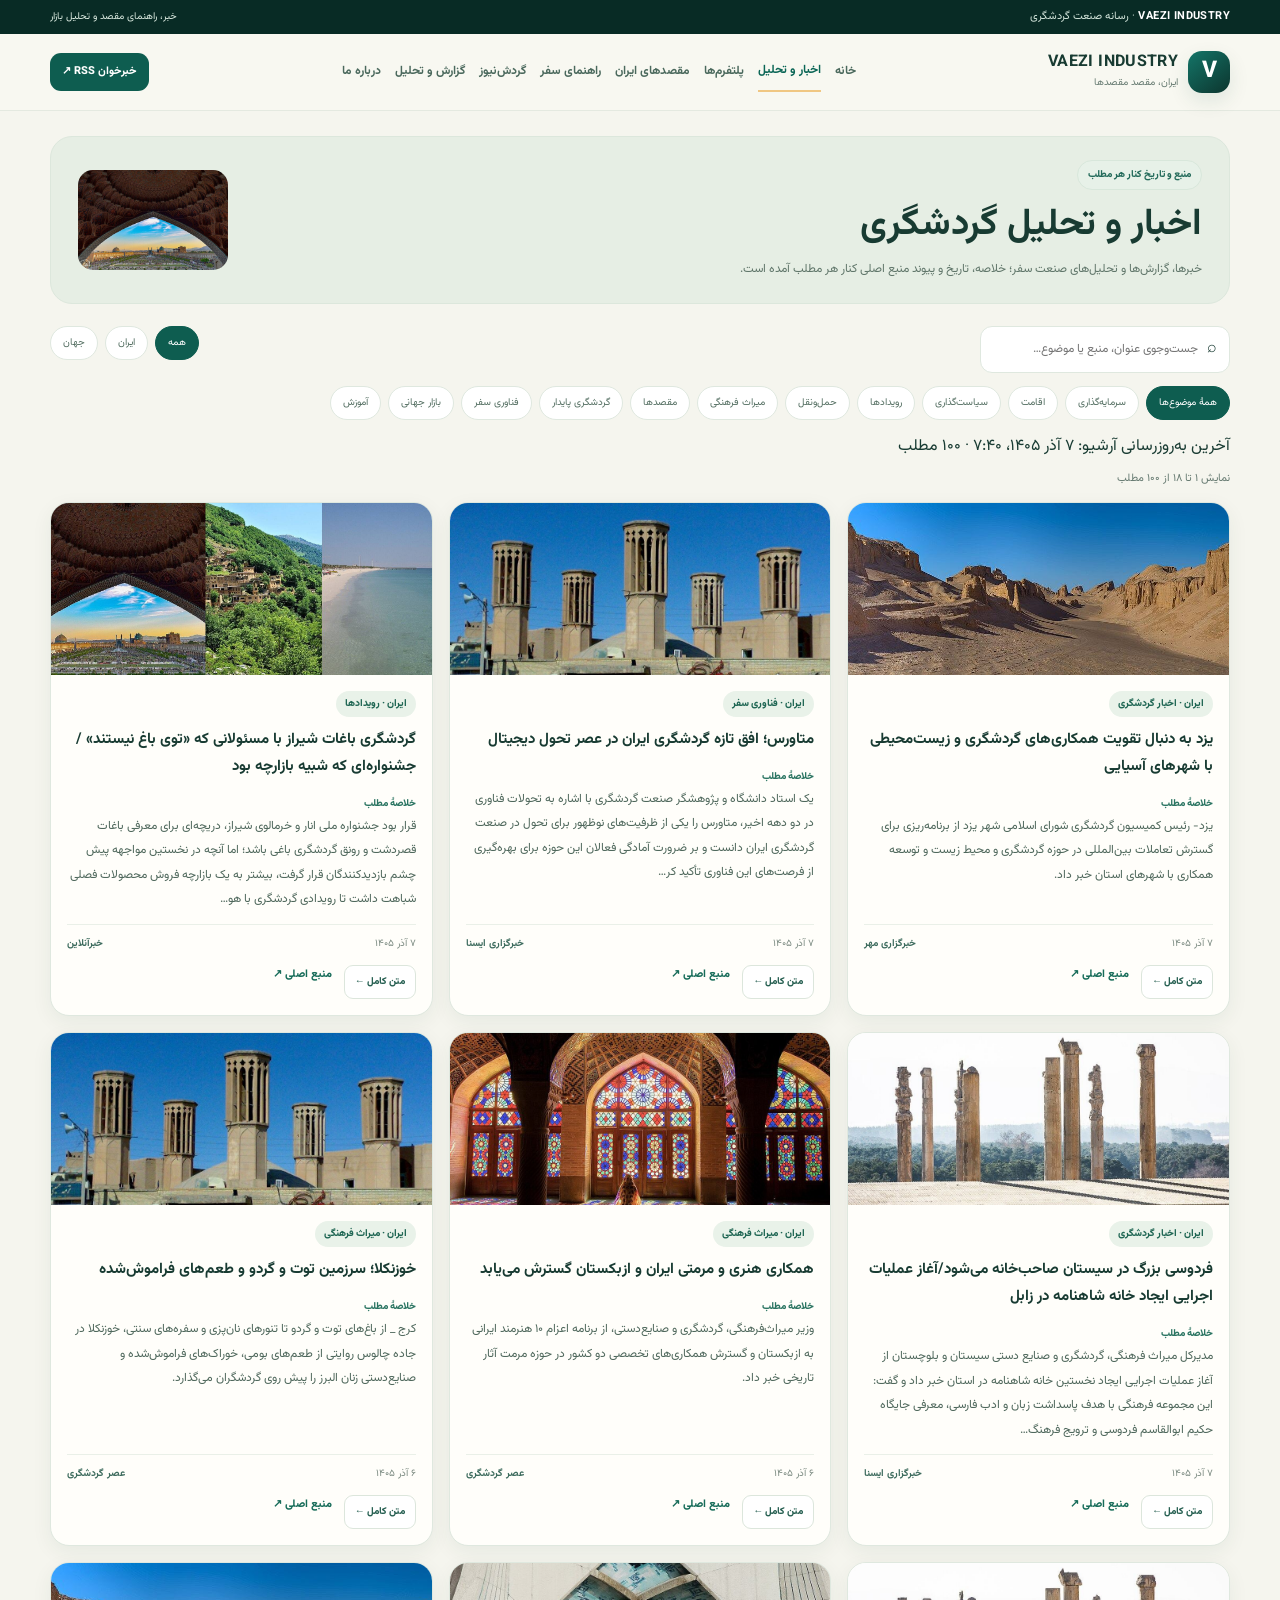
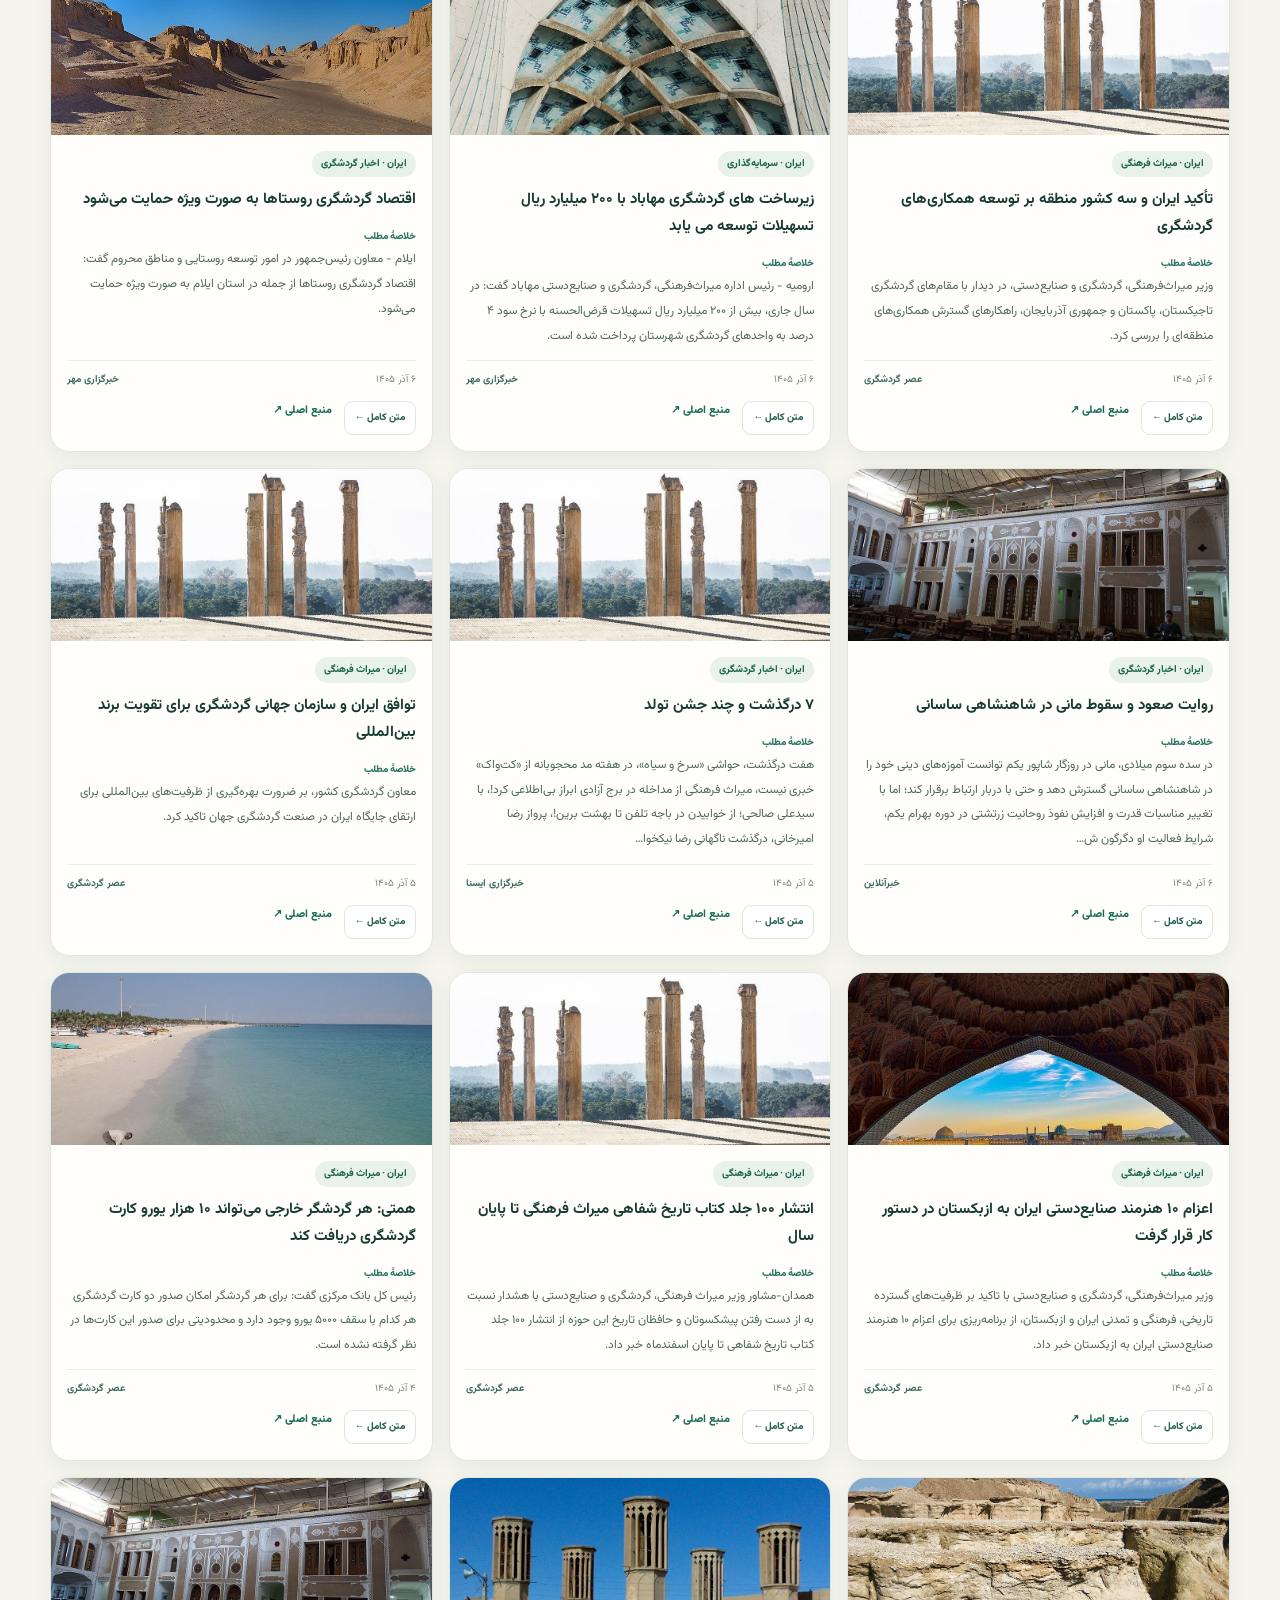
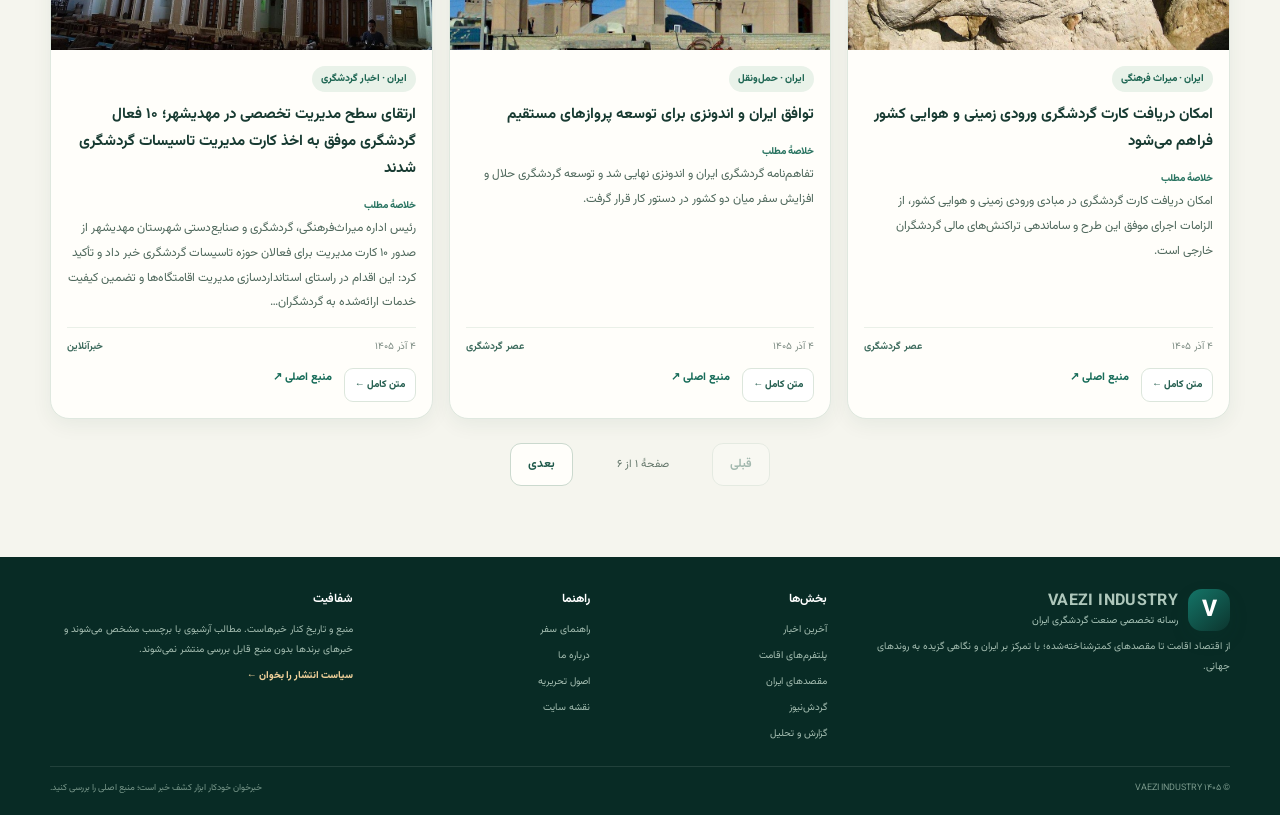
<file: news.html>
<!doctype html>
<html lang="fa" dir="rtl"><head><meta charset="utf-8"><meta name="viewport" content="width=device-width,initial-scale=1">
<meta name="theme-color" content="#0d3e35"><meta name="description" content="اخبار و تحلیل گردشگری ایران و جهان با جست‌وجو و فیلتر موضوع و منطقه.">
<meta property="og:title" content="اخبار و تحلیل | VAEZI INDUSTRY"><meta property="og:description" content="اخبار و تحلیل گردشگری ایران و جهان با جست‌وجو و فیلتر موضوع و منطقه."><meta property="og:type" content="website">
<link rel="icon" href="favicon.svg" type="image/svg+xml"><link rel="preconnect" href="https://fonts.googleapis.com"><link rel="preconnect" href="https://fonts.gstatic.com" crossorigin>
<link href="https://fonts.googleapis.com/css2?family=Vazirmatn:wght@400;500;600;700;800&display=swap" rel="stylesheet"><link rel="stylesheet" href="assets/site.css">
<title>اخبار و تحلیل | VAEZI INDUSTRY</title><script defer src="assets/site.js"></script></head><body>
<div class="topline"><div class="wrap topline-inner"><span><b>VAEZI INDUSTRY</b> · رسانه صنعت گردشگری</span><span class="topline-note">خبر، راهنمای مقصد و تحلیل بازار</span></div></div>
<header class="header"><div class="wrap header-inner"><a class="brand" href="index.html"><span class="brand-icon">V</span><span><b>VAEZI INDUSTRY</b><small>ایران، مقصد مقصدها</small></span></a>
<button class="menu-button" aria-expanded="false" aria-controls="main-nav">☰ <span>منو</span></button><nav id="main-nav" class="nav"><a href="index.html">خانه</a><a href="news.html" class="active">اخبار و تحلیل</a><a href="platforms.html">پلتفرم‌ها</a><a href="destinations.html">مقصدهای ایران</a><a href="travel-guide.html">راهنمای سفر</a><a href="tourism.html">گردش‌نیوز</a><a href="reports.html">گزارش و تحلیل</a><a href="about.html">درباره ما</a></nav><a class="rss-link" href="feed.xml" target="_blank" rel="noopener">خبرخوان RSS ↗</a></div></header>

<main class="wrap page-main"><section class="page-hero"><div><span class="eyebrow">منبع و تاریخ کنار هر مطلب</span><h1>اخبار و تحلیل گردشگری</h1><p>خبرها، گزارش‌ها و تحلیل‌های صنعت سفر؛ خلاصه، تاریخ و پیوند منبع اصلی کنار هر مطلب آمده است.</p></div><div class="page-art"><img src="assets/images/photos/guesthouse.jpg" alt="تصویر نمایشی از اقامتگاه"></div></section>
<div class="toolbar"><label class="search"><span>⌕</span><input type="search" data-news-search placeholder="جست‌وجوی عنوان، منبع یا موضوع…" aria-label="جست‌وجوی خبر"></label><div class="filters" role="group" aria-label="فیلتر منطقه"><button class="filter active" data-region="all">همه</button><button class="filter" data-region="iran">ایران</button><button class="filter" data-region="world">جهان</button></div></div><div class="filters" role="group" aria-label="فیلتر موضوع"><button class="filter active" data-category="all">همهٔ موضوع‌ها</button><button class="filter" data-category="سرمایه‌گذاری">سرمایه‌گذاری</button><button class="filter" data-category="اقامت">اقامت</button><button class="filter" data-category="سیاست‌گذاری">سیاست‌گذاری</button><button class="filter" data-category="رویدادها">رویدادها</button><button class="filter" data-category="حمل‌ونقل">حمل‌ونقل</button><button class="filter" data-category="میراث فرهنگی">میراث فرهنگی</button><button class="filter" data-category="مقصدهای ایران">مقصدها</button><button class="filter" data-category="گردشگری پایدار">گردشگری پایدار</button><button class="filter" data-category="فناوری سفر">فناوری سفر</button><button class="filter" data-category="بازار جهانی">بازار جهانی</button><button class="filter" data-category="آموزش گردشگری">آموزش</button></div><p class="feed-updated" data-news-status aria-live="polite">در حال بررسی آخرین به‌روزرسانی…</p><p class="count" data-count aria-live="polite"></p><div class="news-grid" data-news-list><p class="loading">در حال بارگذاری…</p></div><nav class="pagination" data-pagination aria-label="صفحه‌های خبر"></nav><p class="empty" hidden data-empty>مطلبی پیدا نشد؛ عبارت دیگری امتحان کن.</p></main>
<footer class="footer"><div class="wrap footer-grid"><section><a class="brand footer-brand" href="index.html"><span class="brand-icon">V</span><span><b>VAEZI INDUSTRY</b><small>رسانه تخصصی صنعت گردشگری ایران</small></span></a><p>از اقتصاد اقامت تا مقصدهای کمترشناخته‌شده؛ با تمرکز بر ایران و نگاهی گزیده به روندهای جهانی.</p></section>
<section><h2>بخش‌ها</h2><a href="news.html">آخرین اخبار</a><a href="platforms.html">پلتفرم‌های اقامت</a><a href="destinations.html">مقصدهای ایران</a><a href="tourism.html">گردش‌نیوز</a><a href="reports.html">گزارش و تحلیل</a></section>
<section><h2>راهنما</h2><a href="travel-guide.html">راهنمای سفر</a><a href="about.html">درباره ما</a><a href="editorial-policy.html">اصول تحریریه</a><a href="sitemap.xml">نقشه سایت</a></section>
<section><h2>شفافیت</h2><p>منبع و تاریخ کنار خبرهاست. مطالب آرشیوی با برچسب مشخص می‌شوند و خبرهای برندها بدون منبع قابل بررسی منتشر نمی‌شوند.</p><a class="footer-strong" href="editorial-policy.html">سیاست انتشار را بخوان ←</a></section></div>
<div class="wrap footer-bottom"><span>© ۱۴۰۵ VAEZI INDUSTRY</span><span>خبرخوان خودکار ابزار کشف خبر است؛ منبع اصلی را بررسی کنید.</span></div></footer></body></html>
</file>
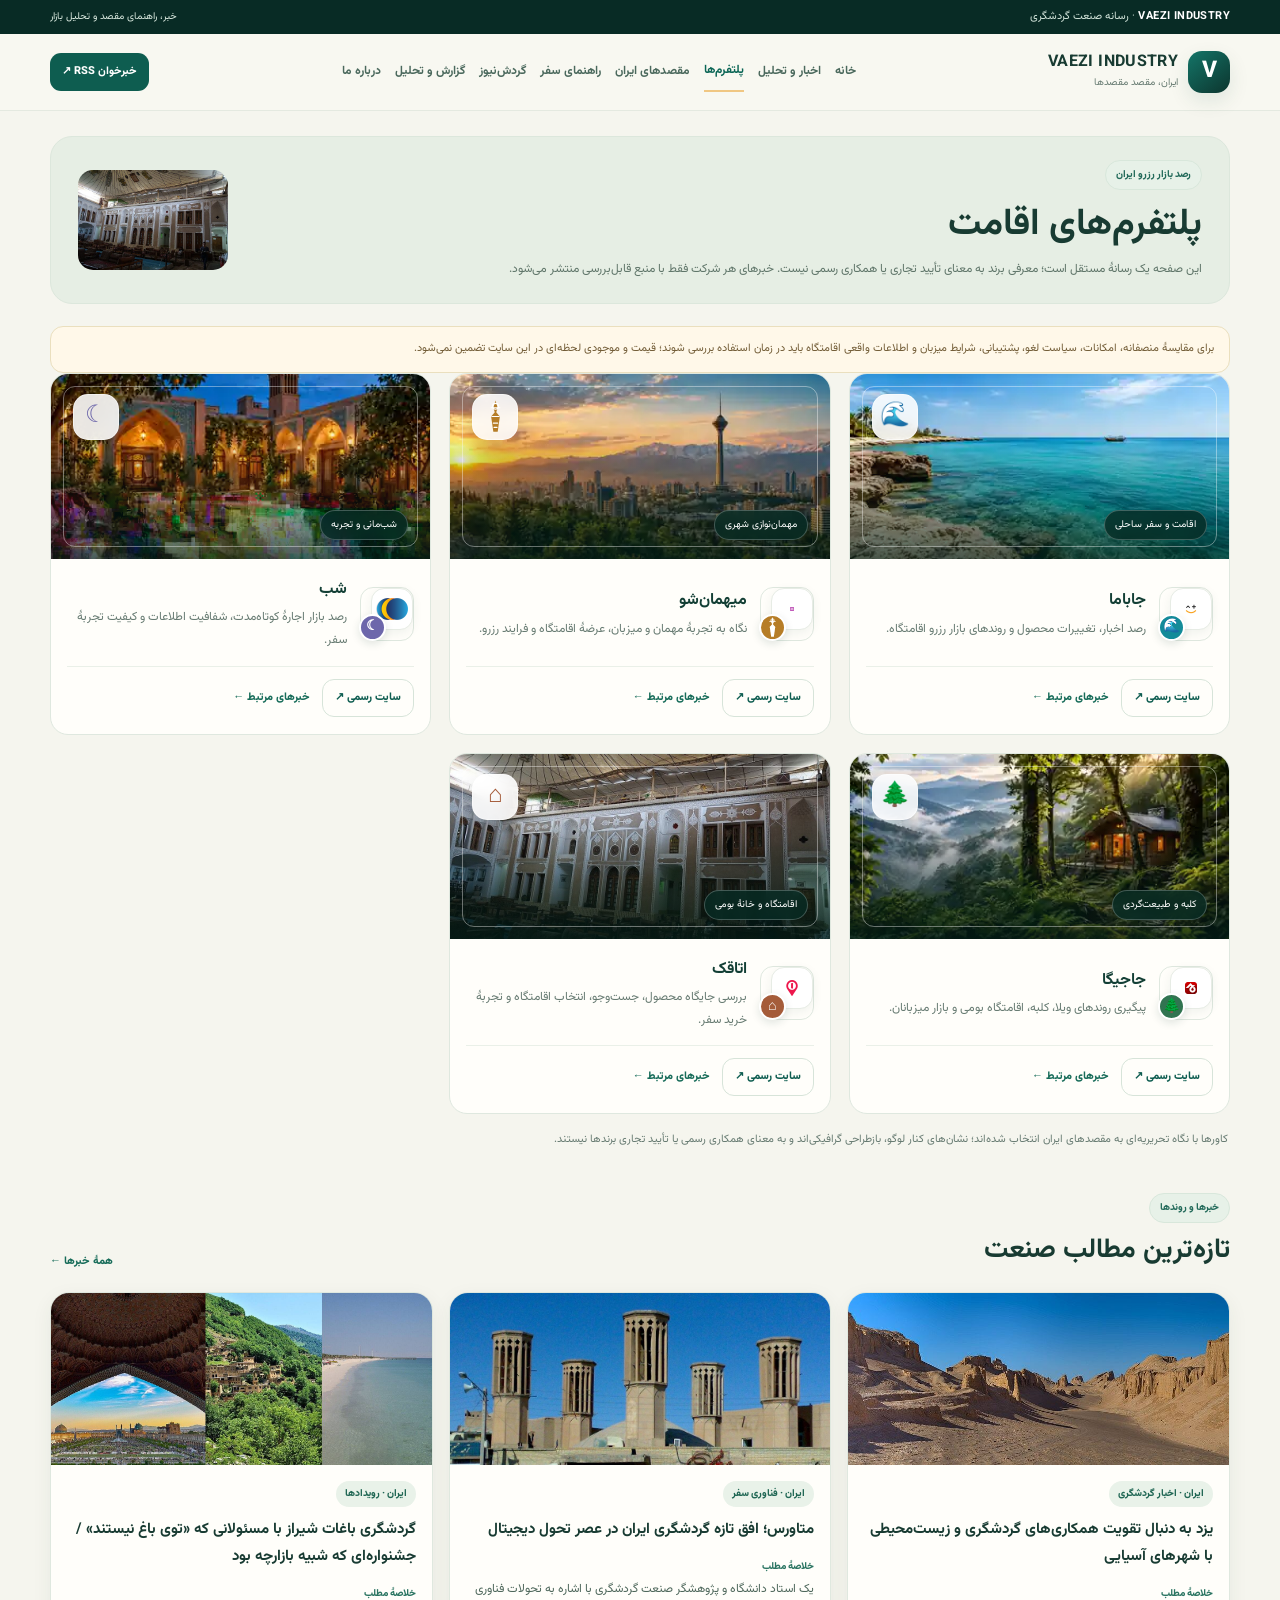
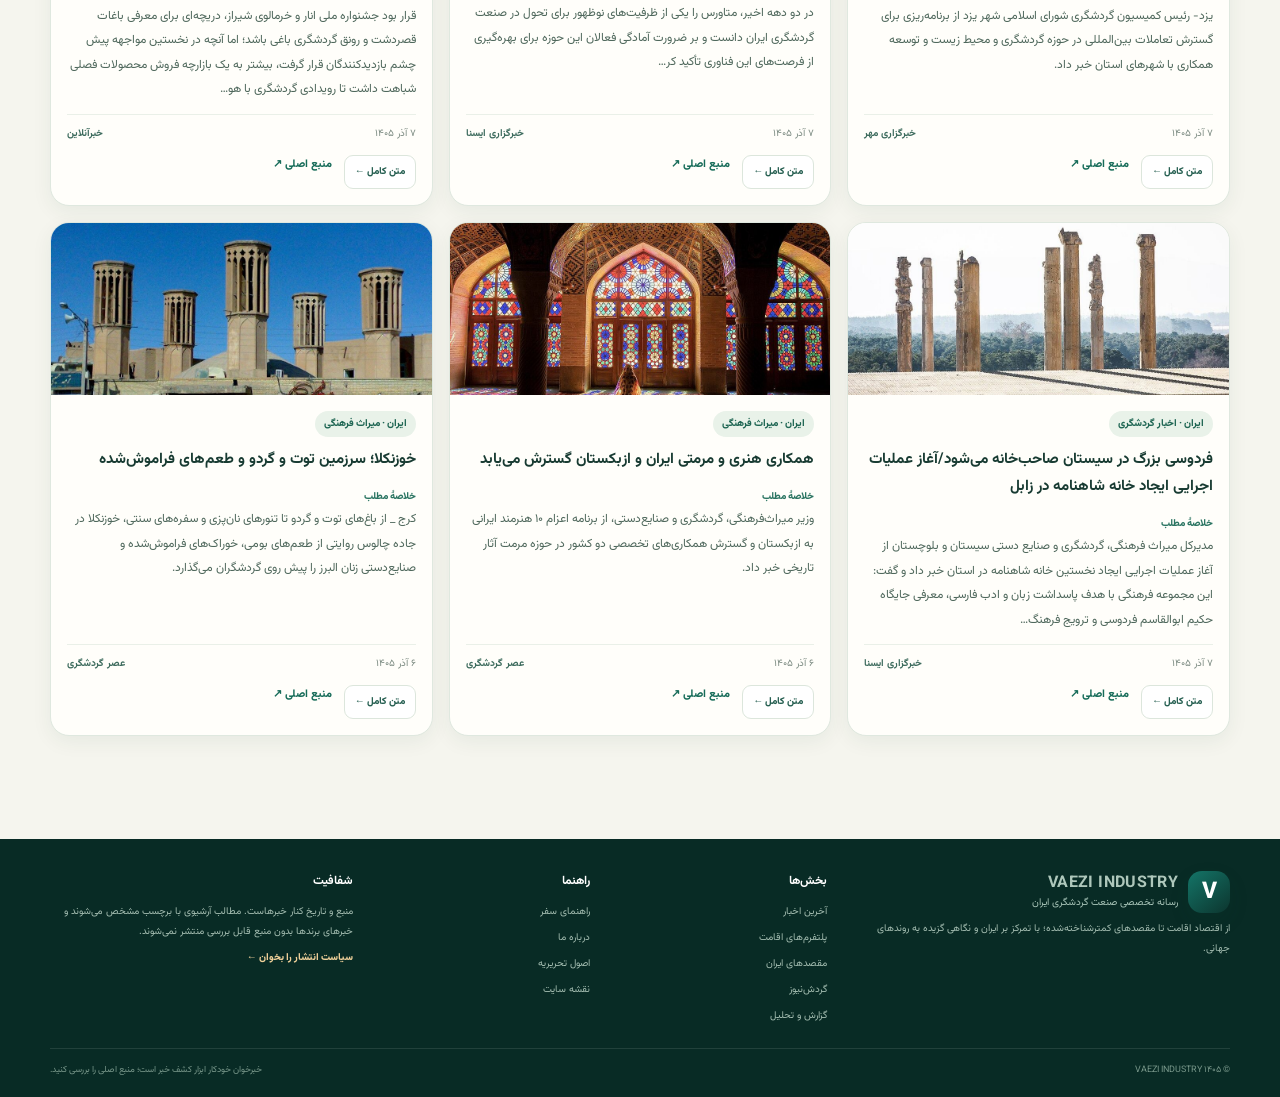
<file: platforms.html>
<!doctype html>
<html lang="fa" dir="rtl"><head><meta charset="utf-8"><meta name="viewport" content="width=device-width,initial-scale=1">
<meta name="theme-color" content="#0d3e35"><meta name="description" content="پایش مستقل بازار اقامت آنلاین ایران؛ جاباما، میهمان‌شو، شب، جاجیگا و اتاقک.">
<meta property="og:title" content="پلتفرم‌های اقامت | VAEZI INDUSTRY"><meta property="og:description" content="پایش مستقل بازار اقامت آنلاین ایران؛ جاباما، میهمان‌شو، شب، جاجیگا و اتاقک."><meta property="og:type" content="website">
<link rel="icon" href="favicon.svg" type="image/svg+xml"><link rel="preconnect" href="https://fonts.googleapis.com"><link rel="preconnect" href="https://fonts.gstatic.com" crossorigin>
<link href="https://fonts.googleapis.com/css2?family=Vazirmatn:wght@400;500;600;700;800&display=swap" rel="stylesheet"><link rel="stylesheet" href="assets/site.css">
<title>پلتفرم‌های اقامت | VAEZI INDUSTRY</title><script defer src="assets/site.js"></script></head><body>
<div class="topline"><div class="wrap topline-inner"><span><b>VAEZI INDUSTRY</b> · رسانه صنعت گردشگری</span><span class="topline-note">خبر، راهنمای مقصد و تحلیل بازار</span></div></div>
<header class="header"><div class="wrap header-inner"><a class="brand" href="index.html"><span class="brand-icon">V</span><span><b>VAEZI INDUSTRY</b><small>ایران، مقصد مقصدها</small></span></a>
<button class="menu-button" aria-expanded="false" aria-controls="main-nav">☰ <span>منو</span></button><nav id="main-nav" class="nav"><a href="index.html">خانه</a><a href="news.html">اخبار و تحلیل</a><a href="platforms.html" class="active">پلتفرم‌ها</a><a href="destinations.html">مقصدهای ایران</a><a href="travel-guide.html">راهنمای سفر</a><a href="tourism.html">گردش‌نیوز</a><a href="reports.html">گزارش و تحلیل</a><a href="about.html">درباره ما</a></nav><a class="rss-link" href="feed.xml" target="_blank" rel="noopener">خبرخوان RSS ↗</a></div></header>

<main class="wrap page-main"><section class="page-hero"><div><span class="eyebrow">رصد بازار رزرو ایران</span><h1>پلتفرم‌های اقامت</h1><p>این صفحه یک رسانهٔ مستقل است؛ معرفی برند به معنای تأیید تجاری یا همکاری رسمی نیست. خبرهای هر شرکت فقط با منبع قابل‌بررسی منتشر می‌شود.</p></div><div class="page-art"><img src="assets/images/guesthouse.svg" alt=""></div></section>
<div class="notice">برای مقایسهٔ منصفانه، امکانات، سیاست لغو، پشتیبانی، شرایط میزبان و اطلاعات واقعی اقامتگاه باید در زمان استفاده بررسی شوند؛ قیمت و موجودی لحظه‌ای در این سایت تضمین نمی‌شود.</div>
<div class="platform-grid">
<article class="platform-card platform-jabama"><div class="platform-preview"><img src="assets/images/platforms/art-jabama.webp" alt="دریای فیروزه‌ای و خط ساحل برای حال‌وهوای سفر ساحلی" loading="lazy" decoding="async"><span class="preview-label">اقامت و سفر ساحلی</span><span class="preview-symbol" aria-hidden="true">🌊</span></div><div class="platform-meta-row"><div class="platform-mark"><img class="platform-logo" src="assets/images/platforms/jabama.png" alt="" loading="lazy" decoding="async" onerror="this.onerror=null;this.src='assets/images/platforms/jabama.svg'"><span class="brand-symbol" aria-hidden="true">🌊</span></div><div class="platform-copy"><h2>جاباما</h2><p>رصد اخبار، تغییرات محصول و روندهای بازار رزرو اقامتگاه.</p></div></div><div class="platform-actions"><a class="btn btn-outline" href="https://www.jabama.com/" target="_blank" rel="noopener">سایت رسمی ↗</a><a class="text-link" href="news.html?q=جاباما">خبرهای مرتبط ←</a></div></article>
<article class="platform-card platform-mihmansho"><div class="platform-preview"><img src="assets/images/platforms/art-mihmansho.webp" alt="برج میلاد و خط افق تهران در نور گرم غروب" loading="lazy" decoding="async"><span class="preview-label">مهمان‌نوازی شهری</span><span class="preview-symbol tower-symbol" aria-hidden="true"><svg viewBox="0 0 32 48"><path d="M16 2 19 12 17 18 22 24 19 45H13L10 24 15 18 13 12Z" fill="currentColor"/><path d="M10 12h12M11 24h10M13 33h6M14 39h4" stroke="white" stroke-width="1.6" stroke-linecap="round"/><circle cx="16" cy="10" r="4" fill="none" stroke="white" stroke-width="1.5"/></svg></span></div><div class="platform-meta-row"><div class="platform-mark"><img class="platform-logo" src="assets/images/platforms/mihmansho.png" alt="" loading="lazy" decoding="async" onerror="this.onerror=null;this.src='assets/images/platforms/mihmansho.svg'"><span class="brand-symbol tower-symbol" aria-label="الهام از برج میلاد"><svg viewBox="0 0 32 48"><path d="M16 2 19 12 17 18 22 24 19 45H13L10 24 15 18 13 12Z" fill="currentColor"/><path d="M10 12h12M11 24h10M13 33h6M14 39h4" stroke="white" stroke-width="1.6" stroke-linecap="round"/><circle cx="16" cy="10" r="4" fill="none" stroke="white" stroke-width="1.5"/></svg></span></div><div class="platform-copy"><h2>میهمان‌شو</h2><p>نگاه به تجربهٔ مهمان و میزبان، عرضهٔ اقامتگاه و فرایند رزرو.</p></div></div><div class="platform-actions"><a class="btn btn-outline" href="https://www.mihmansho.com/" target="_blank" rel="noopener">سایت رسمی ↗</a><a class="text-link" href="news.html?q=میهمان">خبرهای مرتبط ←</a></div></article>
<article class="platform-card platform-shab"><div class="platform-preview"><img src="assets/images/platforms/art-shab.webp" alt="حیاط اقامتگاه سنتی ایرانی با نور فانوس‌ها در شب" loading="lazy" decoding="async"><span class="preview-label">شب‌مانی و تجربه</span><span class="preview-symbol" aria-hidden="true">☾</span></div><div class="platform-meta-row"><div class="platform-mark"><img class="platform-logo" src="assets/images/platforms/shab.png" alt="" loading="lazy" decoding="async" onerror="this.onerror=null;this.src='assets/images/platforms/shab.svg'"><span class="brand-symbol" aria-hidden="true">☾</span></div><div class="platform-copy"><h2>شب</h2><p>رصد بازار اجارهٔ کوتاه‌مدت، شفافیت اطلاعات و کیفیت تجربهٔ سفر.</p></div></div><div class="platform-actions"><a class="btn btn-outline" href="https://shab.ir/" target="_blank" rel="noopener">سایت رسمی ↗</a><a class="text-link" href="news.html?q=شب">خبرهای مرتبط ←</a></div></article>
<article class="platform-card platform-jajiga"><div class="platform-preview"><img src="assets/images/platforms/art-jajiga.webp" alt="کلبهٔ جنگلی میان درختان سبز و مه کوهستان" loading="lazy" decoding="async"><span class="preview-label">کلبه و طبیعت‌گردی</span><span class="preview-symbol" aria-hidden="true">🌲</span></div><div class="platform-meta-row"><div class="platform-mark"><img class="platform-logo" src="assets/images/platforms/jajiga.png" alt="" loading="lazy" decoding="async" onerror="this.onerror=null;this.src='assets/images/platforms/jajiga.svg'"><span class="brand-symbol" aria-hidden="true">🌲</span></div><div class="platform-copy"><h2>جاجیگا</h2><p>پیگیری روندهای ویلا، کلبه، اقامتگاه بومی و بازار میزبانان.</p></div></div><div class="platform-actions"><a class="btn btn-outline" href="https://www.jajiga.com/" target="_blank" rel="noopener">سایت رسمی ↗</a><a class="text-link" href="news.html?q=جاجیگا">خبرهای مرتبط ←</a></div></article>
<article class="platform-card platform-otaghak"><div class="platform-preview"><img src="assets/images/photos/guesthouse.jpg" alt="اقامتگاه سنتی ایرانی با حیاط و معماری محلی" loading="lazy" decoding="async"><span class="preview-label">اقامتگاه و خانهٔ بومی</span><span class="preview-symbol" aria-hidden="true">⌂</span></div><div class="platform-meta-row"><div class="platform-mark"><img class="platform-logo" src="assets/images/platforms/otaghak.png" alt="" loading="lazy" decoding="async" onerror="this.onerror=null;this.src='assets/images/platforms/otaghak.svg'"><span class="brand-symbol" aria-hidden="true">⌂</span></div><div class="platform-copy"><h2>اتاقک</h2><p>بررسی جایگاه محصول، جست‌وجو، انتخاب اقامتگاه و تجربهٔ خرید سفر.</p></div></div><div class="platform-actions"><a class="btn btn-outline" href="https://www.otaghak.com/" target="_blank" rel="noopener">سایت رسمی ↗</a><a class="text-link" href="news.html?q=اتاقک">خبرهای مرتبط ←</a></div></article>
</div><p class="photo-note">کاورها با نگاه تحریریه‌ای به مقصدهای ایران انتخاب شده‌اند؛ نشان‌های کنار لوگو، بازطراحی گرافیکی‌اند و به معنای همکاری رسمی یا تأیید تجاری برندها نیستند.</p>
<section class="section"><div class="section-heading"><div><span class="eyebrow">خبرها و روندها</span><h2>تازه‌ترین مطالب صنعت</h2></div><a class="text-link" href="news.html">همهٔ خبرها ←</a></div><div class="news-grid" data-latest-news></div></section></main>
<footer class="footer"><div class="wrap footer-grid"><section><a class="brand footer-brand" href="index.html"><span class="brand-icon">V</span><span><b>VAEZI INDUSTRY</b><small>رسانه تخصصی صنعت گردشگری ایران</small></span></a><p>از اقتصاد اقامت تا مقصدهای کمترشناخته‌شده؛ با تمرکز بر ایران و نگاهی گزیده به روندهای جهانی.</p></section>
<section><h2>بخش‌ها</h2><a href="news.html">آخرین اخبار</a><a href="platforms.html">پلتفرم‌های اقامت</a><a href="destinations.html">مقصدهای ایران</a><a href="tourism.html">گردش‌نیوز</a><a href="reports.html">گزارش و تحلیل</a></section>
<section><h2>راهنما</h2><a href="travel-guide.html">راهنمای سفر</a><a href="about.html">درباره ما</a><a href="editorial-policy.html">اصول تحریریه</a><a href="sitemap.xml">نقشه سایت</a></section>
<section><h2>شفافیت</h2><p>منبع و تاریخ کنار خبرهاست. مطالب آرشیوی با برچسب مشخص می‌شوند و خبرهای برندها بدون منبع قابل بررسی منتشر نمی‌شوند.</p><a class="footer-strong" href="editorial-policy.html">سیاست انتشار را بخوان ←</a></section></div>
<div class="wrap footer-bottom"><span>© ۱۴۰۵ VAEZI INDUSTRY</span><span>خبرخوان خودکار ابزار کشف خبر است؛ منبع اصلی را بررسی کنید.</span></div></footer></body></html>
</file>
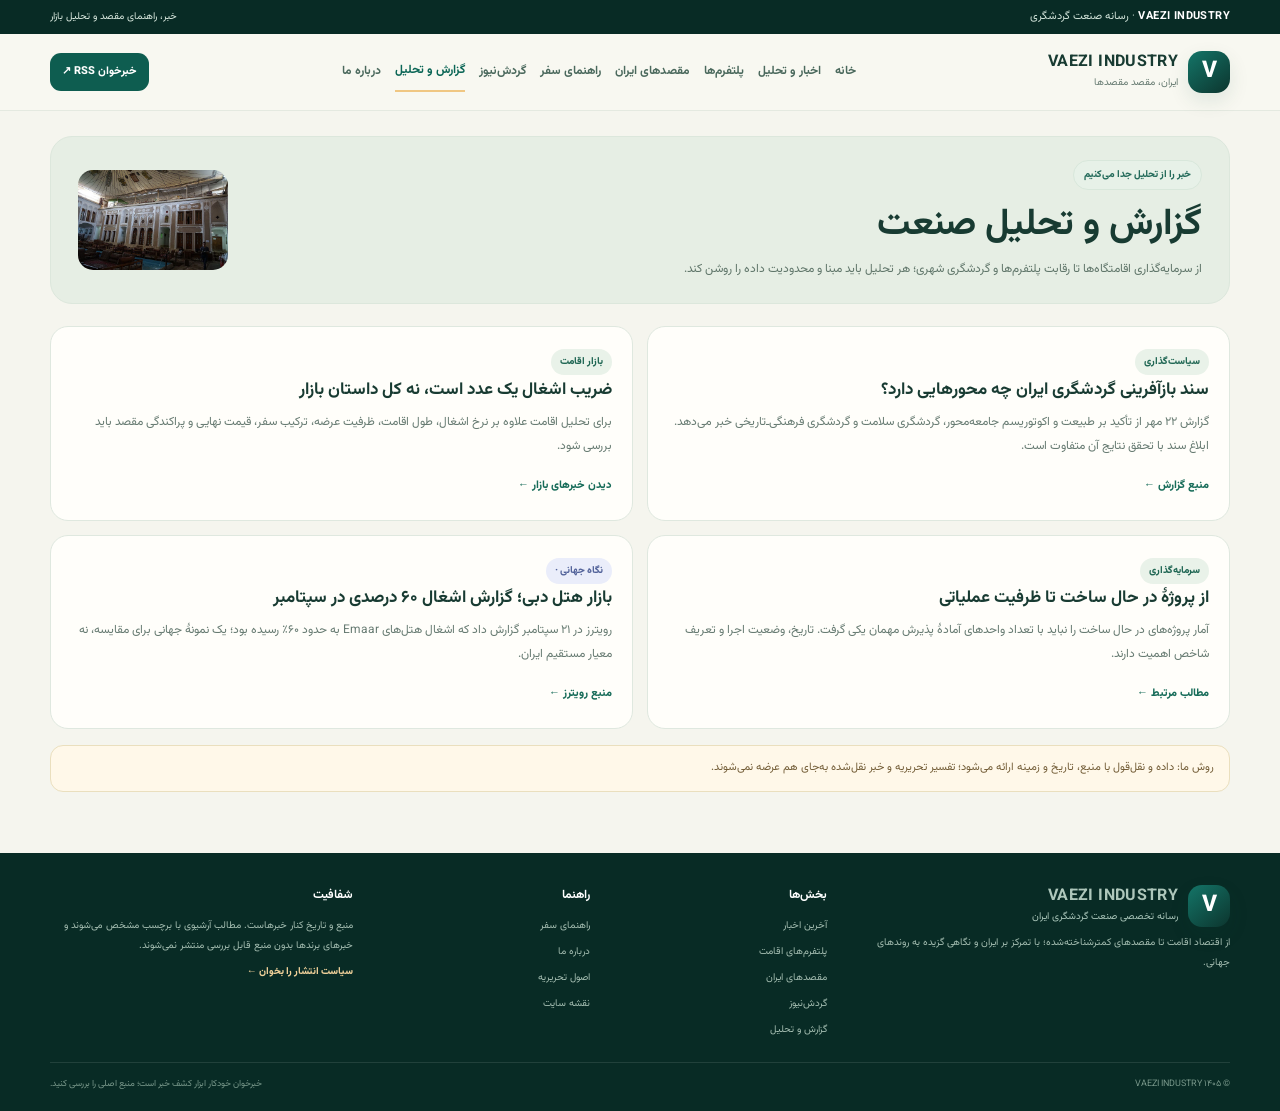
<file: reports.html>
<!doctype html>
<html lang="fa" dir="rtl"><head><meta charset="utf-8"><meta name="viewport" content="width=device-width,initial-scale=1">
<meta name="theme-color" content="#0d3e35"><meta name="description" content="تحلیل بازار گردشگری ایران، سرمایه‌گذاری، اقامت و نمونه‌های جهانی با محدودیت‌های روشن داده.">
<meta property="og:title" content="گزارش و تحلیل | VAEZI INDUSTRY"><meta property="og:description" content="تحلیل بازار گردشگری ایران، سرمایه‌گذاری، اقامت و نمونه‌های جهانی با محدودیت‌های روشن داده."><meta property="og:type" content="website">
<link rel="icon" href="favicon.svg" type="image/svg+xml"><link rel="preconnect" href="https://fonts.googleapis.com"><link rel="preconnect" href="https://fonts.gstatic.com" crossorigin>
<link href="https://fonts.googleapis.com/css2?family=Vazirmatn:wght@400;500;600;700;800&display=swap" rel="stylesheet"><link rel="stylesheet" href="assets/site.css">
<title>گزارش و تحلیل | VAEZI INDUSTRY</title><script defer src="assets/site.js"></script></head><body>
<div class="topline"><div class="wrap topline-inner"><span><b>VAEZI INDUSTRY</b> · رسانه صنعت گردشگری</span><span class="topline-note">خبر، راهنمای مقصد و تحلیل بازار</span></div></div>
<header class="header"><div class="wrap header-inner"><a class="brand" href="index.html"><span class="brand-icon">V</span><span><b>VAEZI INDUSTRY</b><small>ایران، مقصد مقصدها</small></span></a>
<button class="menu-button" aria-expanded="false" aria-controls="main-nav">☰ <span>منو</span></button><nav id="main-nav" class="nav"><a href="index.html">خانه</a><a href="news.html">اخبار و تحلیل</a><a href="platforms.html">پلتفرم‌ها</a><a href="destinations.html">مقصدهای ایران</a><a href="travel-guide.html">راهنمای سفر</a><a href="tourism.html">گردش‌نیوز</a><a href="reports.html" class="active">گزارش و تحلیل</a><a href="about.html">درباره ما</a></nav><a class="rss-link" href="feed.xml" target="_blank" rel="noopener">خبرخوان RSS ↗</a></div></header>

<main class="wrap page-main"><section class="page-hero"><div><span class="eyebrow">خبر را از تحلیل جدا می‌کنیم</span><h1>گزارش و تحلیل صنعت</h1><p>از سرمایه‌گذاری اقامتگاه‌ها تا رقابت پلتفرم‌ها و گردشگری شهری؛ هر تحلیل باید مبنا و محدودیت داده را روشن کند.</p></div><div class="page-art"><img src="assets/images/guesthouse.svg" alt=""></div></section><div class="reports-grid">
<article class="report-card"><span class="tag">سیاست‌گذاری</span><h2>سند بازآفرینی گردشگری ایران چه محورهایی دارد؟</h2><p>گزارش ۲۲ مهر از تأکید بر طبیعت و اکوتوریسم جامعه‌محور، گردشگری سلامت و گردشگری فرهنگی‌ـ‌تاریخی خبر می‌دهد. ابلاغ سند با تحقق نتایج آن متفاوت است.</p><a class="text-link" href="https://asregardeshgari.com/cultural-heritage-news/371345/" target="_blank" rel="noopener">منبع گزارش ←</a></article>
<article class="report-card"><span class="tag">بازار اقامت</span><h2>ضریب اشغال یک عدد است، نه کل داستان بازار</h2><p>برای تحلیل اقامت علاوه بر نرخ اشغال، طول اقامت، ظرفیت عرضه، ترکیب سفر، قیمت نهایی و پراکندگی مقصد باید بررسی شود.</p><a class="text-link" href="news.html">دیدن خبرهای بازار ←</a></article>
<article class="report-card"><span class="tag">سرمایه‌گذاری</span><h2>از پروژهٔ در حال ساخت تا ظرفیت عملیاتی</h2><p>آمار پروژه‌های در حال ساخت را نباید با تعداد واحدهای آمادهٔ پذیرش مهمان یکی گرفت. تاریخ، وضعیت اجرا و تعریف شاخص اهمیت دارند.</p><a class="text-link" href="news.html?q=پروژه">مطالب مرتبط ←</a></article>
<article class="report-card"><span class="tag world">نگاه جهانی · </span><h2>بازار هتل دبی؛ گزارش اشغال ۶۰ درصدی در سپتامبر</h2><p>رویترز در ۲۱ سپتامبر گزارش داد که اشغال هتل‌های Emaar به حدود ۶۰٪ رسیده بود؛ یک نمونهٔ جهانی برای مقایسه، نه معیار مستقیم ایران.</p><a class="text-link" href="https://www.reuters.com/world/middle-east/emaar-expects-return-pre-war-occupancy-levels-dubai-hotels-next-12-months-2026-09-21/" target="_blank" rel="noopener">منبع رویترز ←</a></article></div><div class="notice">روش ما: داده و نقل‌قول با منبع، تاریخ و زمینه ارائه می‌شود؛ تفسیر تحریریه و خبر نقل‌شده به‌جای هم عرضه نمی‌شوند.</div></main>
<footer class="footer"><div class="wrap footer-grid"><section><a class="brand footer-brand" href="index.html"><span class="brand-icon">V</span><span><b>VAEZI INDUSTRY</b><small>رسانه تخصصی صنعت گردشگری ایران</small></span></a><p>از اقتصاد اقامت تا مقصدهای کمترشناخته‌شده؛ با تمرکز بر ایران و نگاهی گزیده به روندهای جهانی.</p></section>
<section><h2>بخش‌ها</h2><a href="news.html">آخرین اخبار</a><a href="platforms.html">پلتفرم‌های اقامت</a><a href="destinations.html">مقصدهای ایران</a><a href="tourism.html">گردش‌نیوز</a><a href="reports.html">گزارش و تحلیل</a></section>
<section><h2>راهنما</h2><a href="travel-guide.html">راهنمای سفر</a><a href="about.html">درباره ما</a><a href="editorial-policy.html">اصول تحریریه</a><a href="sitemap.xml">نقشه سایت</a></section>
<section><h2>شفافیت</h2><p>منبع و تاریخ کنار خبرهاست. مطالب آرشیوی با برچسب مشخص می‌شوند و خبرهای برندها بدون منبع قابل بررسی منتشر نمی‌شوند.</p><a class="footer-strong" href="editorial-policy.html">سیاست انتشار را بخوان ←</a></section></div>
<div class="wrap footer-bottom"><span>© ۱۴۰۵ VAEZI INDUSTRY</span><span>خبرخوان خودکار ابزار کشف خبر است؛ منبع اصلی را بررسی کنید.</span></div></footer></body></html>
</file>
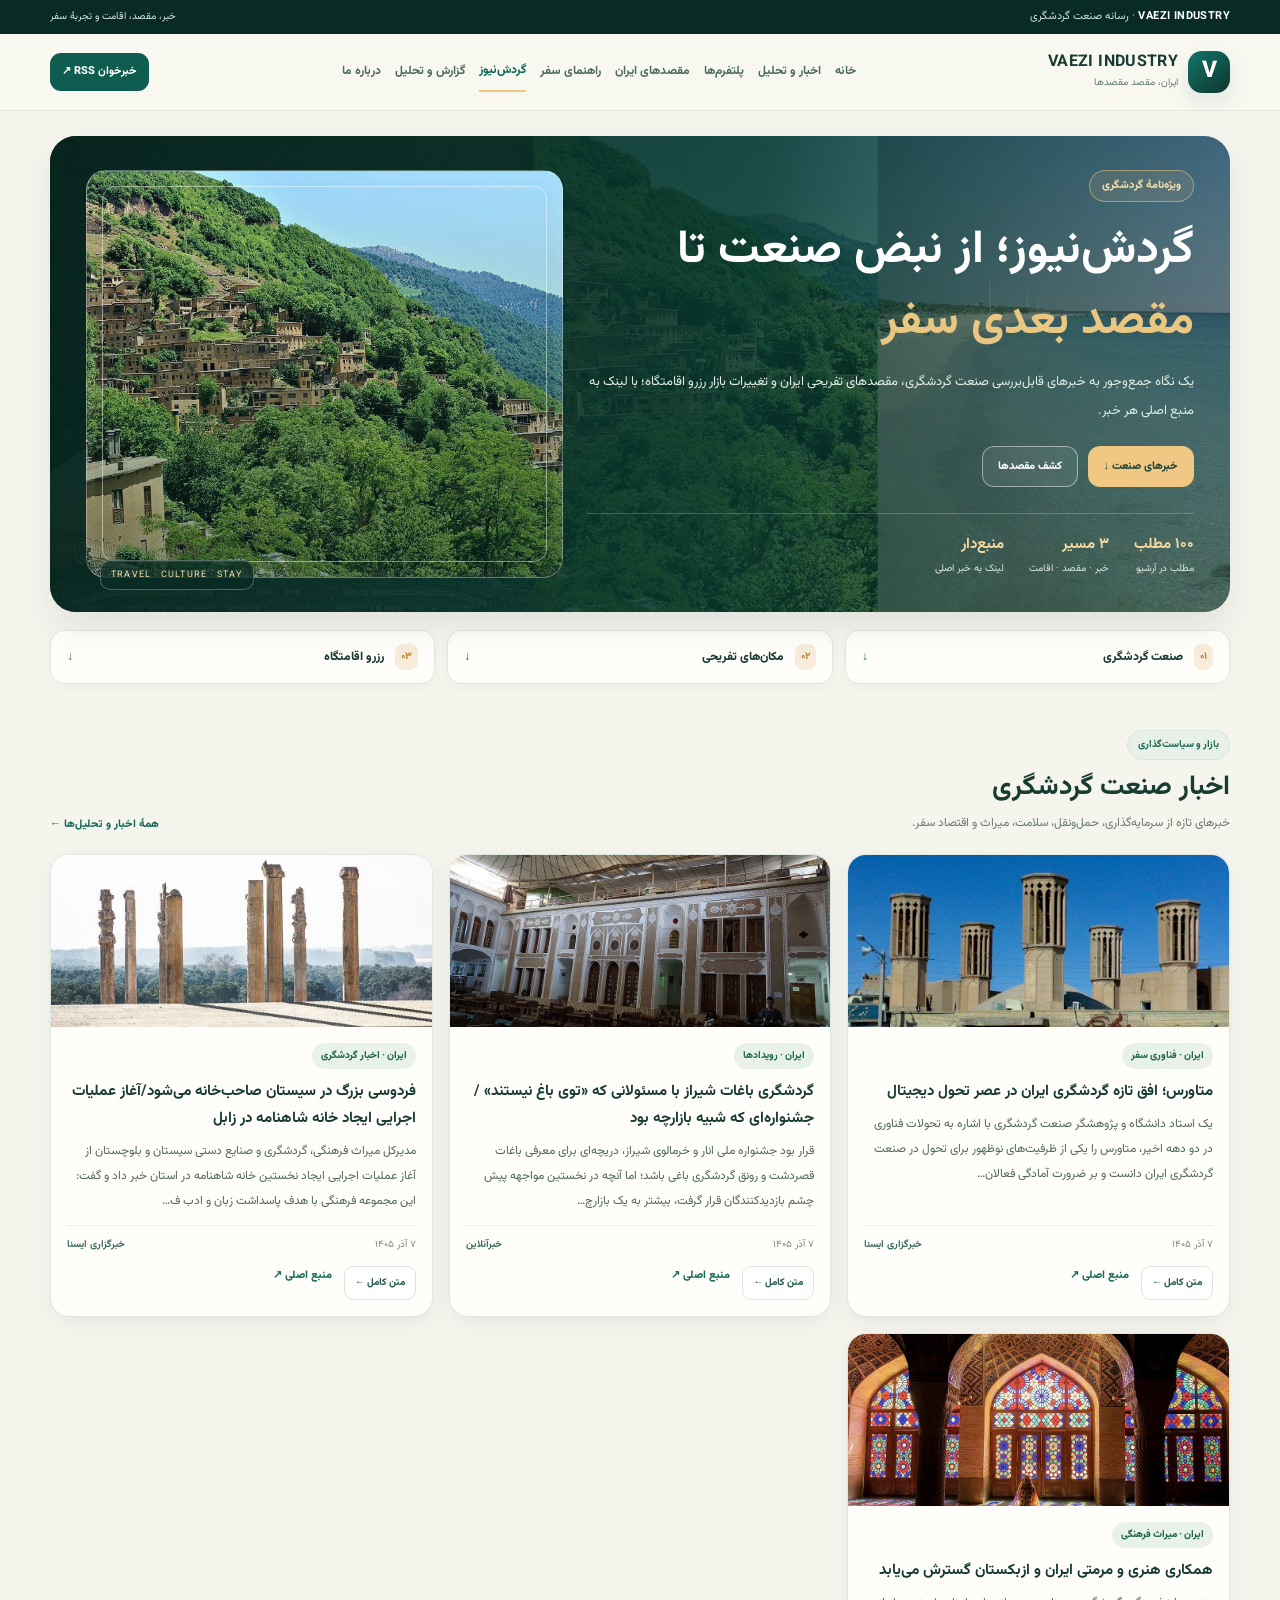
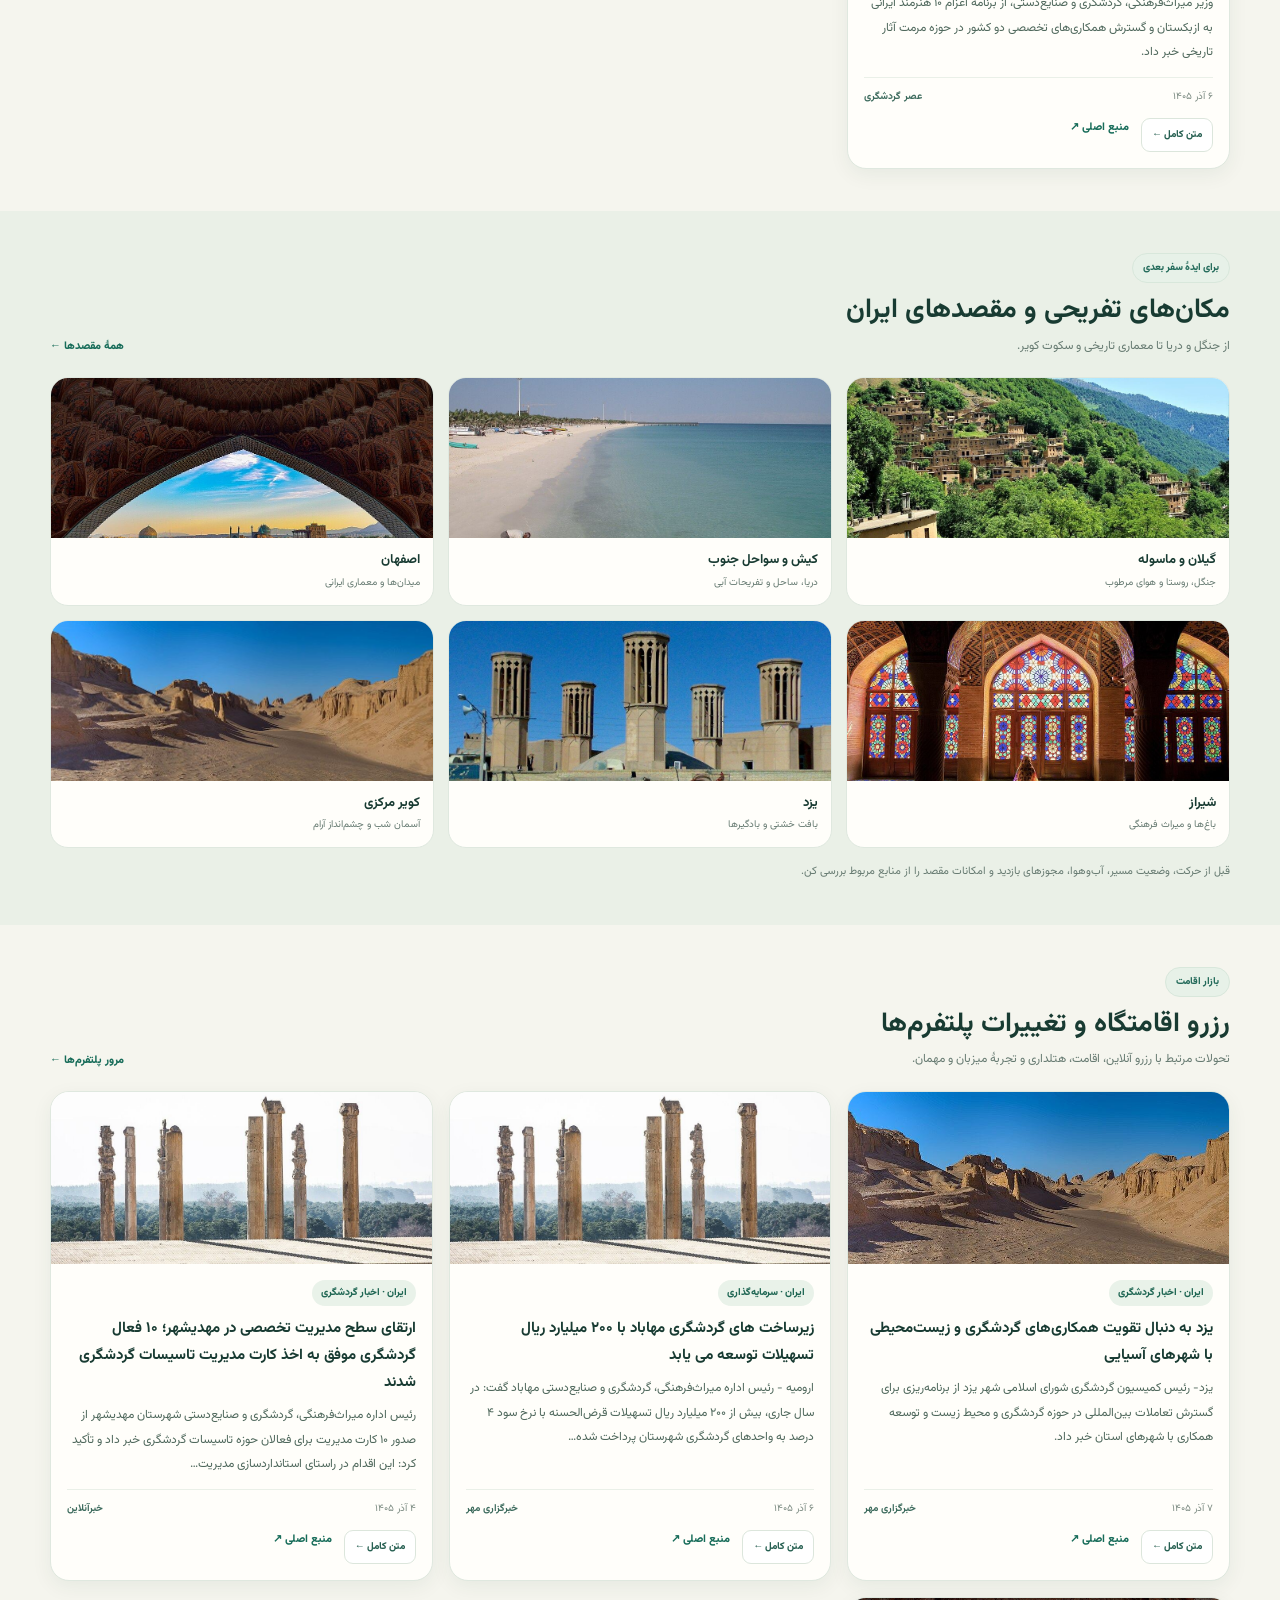
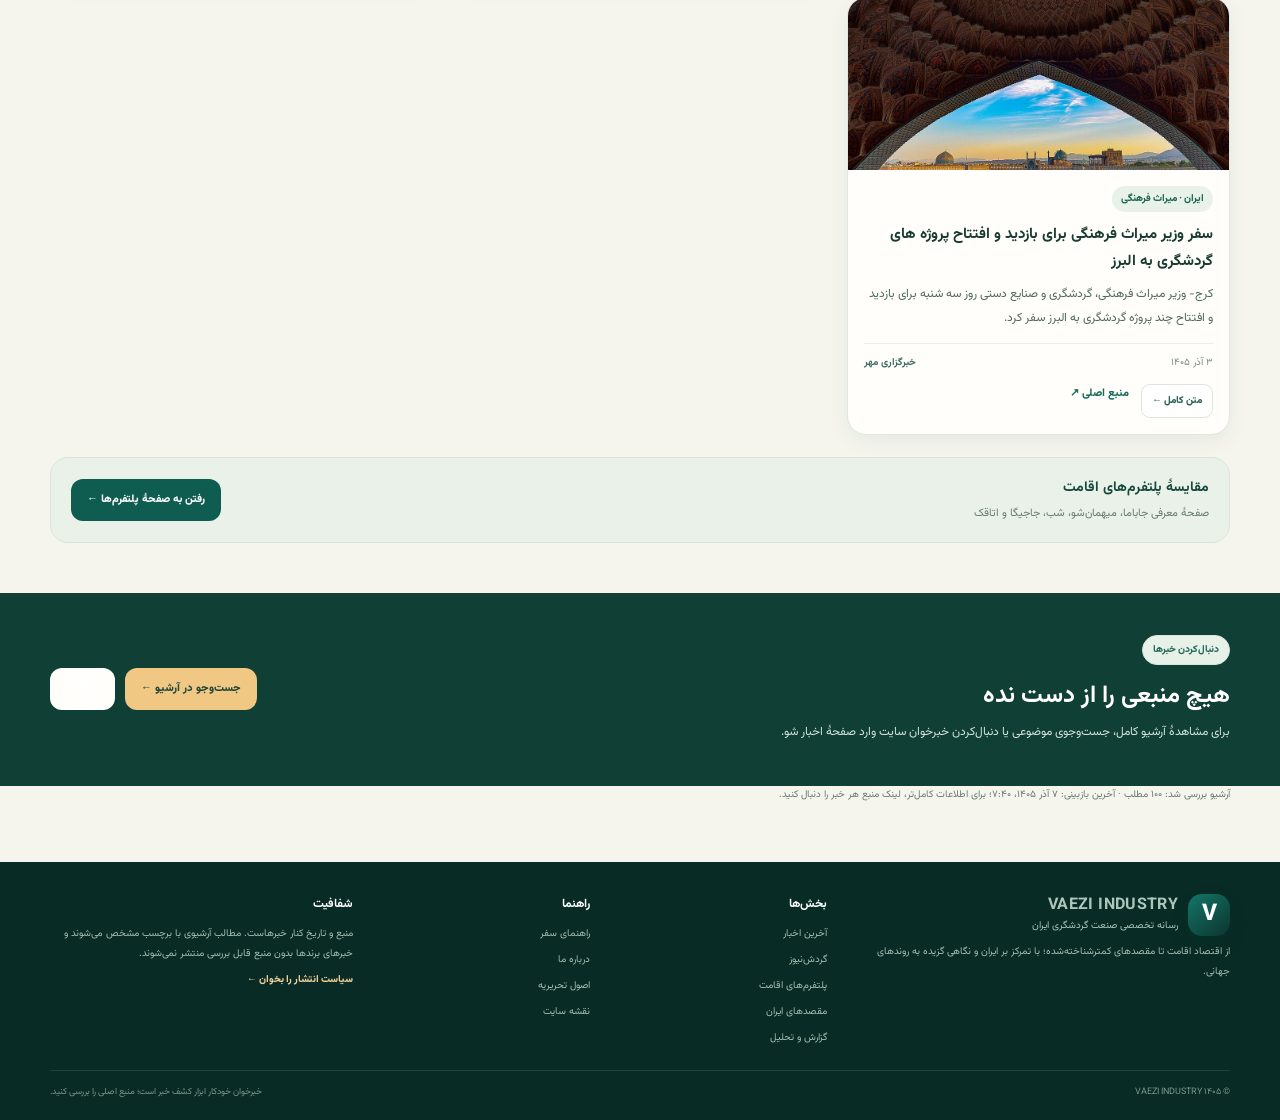
<file: tourism.html>
<!doctype html>
<html lang="fa" dir="rtl"><head><meta charset="utf-8"><meta name="viewport" content="width=device-width,initial-scale=1">
<meta name="theme-color" content="#0d3e35"><meta name="description" content="گردش‌نیوز؛ صفحهٔ منتخب اخبار صنعت گردشگری، مقصدهای تفریحی ایران و تحولات بازار رزرو اقامتگاه.">
<meta property="og:title" content="گردش‌نیوز | VAEZI INDUSTRY"><meta property="og:description" content="اخبار منبع‌دار، ایده‌های سفر در ایران و تازه‌ترین تحولات رزرو اقامتگاه."><meta property="og:type" content="website">
<link rel="icon" href="favicon.svg" type="image/svg+xml"><link rel="preconnect" href="https://fonts.googleapis.com"><link rel="preconnect" href="https://fonts.gstatic.com" crossorigin>
<link href="https://fonts.googleapis.com/css2?family=Vazirmatn:wght@400;500;600;700;800&display=swap" rel="stylesheet"><link rel="stylesheet" href="assets/site.css">
<title>گردش‌نیوز | VAEZI INDUSTRY</title><script defer src="assets/site.js"></script><script defer src="assets/tourism-page.js"></script></head><body class="tourism-page">
<div class="topline"><div class="wrap topline-inner"><span><b>VAEZI INDUSTRY</b> · رسانه صنعت گردشگری</span><span class="topline-note">خبر، مقصد، اقامت و تجربهٔ سفر</span></div></div>
<header class="header"><div class="wrap header-inner"><a class="brand" href="index.html"><span class="brand-icon">V</span><span><b>VAEZI INDUSTRY</b><small>ایران، مقصد مقصدها</small></span></a>
<button class="menu-button" aria-expanded="false" aria-controls="main-nav">☰ <span>منو</span></button><nav id="main-nav" class="nav"><a href="index.html">خانه</a><a href="news.html">اخبار و تحلیل</a><a href="platforms.html">پلتفرم‌ها</a><a href="destinations.html">مقصدهای ایران</a><a href="travel-guide.html">راهنمای سفر</a><a href="tourism.html" class="active">گردش‌نیوز</a><a href="reports.html">گزارش و تحلیل</a><a href="about.html">درباره ما</a></nav><a class="rss-link" href="feed.xml" target="_blank" rel="noopener">خبرخوان RSS ↗</a></div></header>
<main>
<section class="wrap tourism-banner"><div class="tourism-banner-copy"><span class="tourism-kicker">ویژه‌نامهٔ گردشگری</span><h1>گردش‌نیوز؛ از نبض صنعت تا <em>مقصد بعدی سفر</em></h1><p>یک نگاه جمع‌وجور به خبرهای قابل‌بررسی صنعت گردشگری، مقصدهای تفریحی ایران و تغییرات بازار رزرو اقامتگاه؛ با لینک به منبع اصلی هر خبر.</p><div class="tourism-banner-actions"><a class="btn btn-gold" href="#industry">خبرهای صنعت ↓</a><a class="btn tourism-ghost-btn" href="#places">کشف مقصدها</a></div><div class="tourism-stats"><div><strong data-tourism-count>۱۰۰+</strong><span>مطلب در آرشیو</span></div><div><strong>۳ مسیر</strong><span>خبر · مقصد · اقامت</span></div><div><strong>منبع‌دار</strong><span>لینک به خبر اصلی</span></div></div></div><div class="tourism-banner-art" role="img" aria-label="چشم‌اندازی از طبیعت ایران"></div><span class="tourism-banner-seal">TRAVEL · CULTURE · STAY</span></section>
<nav class="tourism-jump wrap" aria-label="پرش به بخش‌های صفحه"><a href="#industry"><span>۰۱</span> صنعت گردشگری <b>↓</b></a><a href="#places"><span>۰۲</span> مکان‌های تفریحی <b>↓</b></a><a href="#booking"><span>۰۳</span> رزرو اقامتگاه <b>↓</b></a></nav>
<section class="section tourism-section" id="industry"><div class="wrap"><div class="section-heading"><div><span class="eyebrow">بازار و سیاست‌گذاری</span><h2>اخبار صنعت گردشگری</h2><p>خبرهای تازه از سرمایه‌گذاری، حمل‌ونقل، سلامت، میراث و اقتصاد سفر.</p></div><a class="text-link" href="news.html">همهٔ اخبار و تحلیل‌ها ←</a></div><div class="news-grid" data-tourism-grid="industry"><p class="loading">در حال بارگذاری خبرهای صنعت…</p></div></div></section>
<section class="section wash tourism-section" id="places"><div class="wrap"><div class="section-heading"><div><span class="eyebrow">برای ایدهٔ سفر بعدی</span><h2>مکان‌های تفریحی و مقصدهای ایران</h2><p>از جنگل و دریا تا معماری تاریخی و سکوت کویر.</p></div><a class="text-link" href="destinations.html">همهٔ مقصدها ←</a></div><div class="destination-grid tourism-destination-grid">
<a class="destination-card" href="destination.html?city=rasht"><div class="cover" style="background-image:url('assets/images/rasht.svg')"></div><b>گیلان و ماسوله</b><span>جنگل، روستا و هوای مرطوب</span></a>
<a class="destination-card" href="destination.html?city=kish"><div class="cover" style="background-image:url('assets/images/kish.svg')"></div><b>کیش و سواحل جنوب</b><span>دریا، ساحل و تفریحات آبی</span></a>
<a class="destination-card" href="destination.html?city=isfahan"><div class="cover" style="background-image:url('assets/images/isfahan.svg')"></div><b>اصفهان</b><span>میدان‌ها و معماری ایرانی</span></a>
<a class="destination-card" href="destination.html?city=shiraz"><div class="cover" style="background-image:url('assets/images/shiraz.svg')"></div><b>شیراز</b><span>باغ‌ها و میراث فرهنگی</span></a>
<a class="destination-card" href="destination.html?city=yazd"><div class="cover" style="background-image:url('assets/images/yazd.svg')"></div><b>یزد</b><span>بافت خشتی و بادگیرها</span></a>
<a class="destination-card" href="destination.html?city=desert"><div class="cover" style="background-image:url('assets/images/desert.svg')"></div><b>کویر مرکزی</b><span>آسمان شب و چشم‌انداز آرام</span></a>
</div><p class="tourism-disclaimer">قبل از حرکت، وضعیت مسیر، آب‌وهوا، مجوزهای بازدید و امکانات مقصد را از منابع مربوط بررسی کن.</p></div></section>
<section class="section tourism-section" id="booking"><div class="wrap"><div class="section-heading"><div><span class="eyebrow">بازار اقامت</span><h2>رزرو اقامتگاه و تغییرات پلتفرم‌ها</h2><p>تحولات مرتبط با رزرو آنلاین، اقامت، هتلداری و تجربهٔ میزبان و مهمان.</p></div><a class="text-link" href="platforms.html">مرور پلتفرم‌ها ←</a></div><div class="news-grid" data-tourism-grid="booking"><p class="loading">در حال بارگذاری خبرهای رزرو اقامتگاه…</p></div><div class="tourism-booking-cta"><div><b>مقایسهٔ پلتفرم‌های اقامت</b><span>صفحهٔ معرفی جاباما، میهمان‌شو، شب، جاجیگا و اتاقک</span></div><a class="btn btn-dark" href="platforms.html">رفتن به صفحهٔ پلتفرم‌ها ←</a></div></div></section>
<section class="section tourism-last"><div class="wrap tourism-last-inner"><div><span class="eyebrow">دنبال‌کردن خبرها</span><h2>هیچ منبعی را از دست نده</h2><p>برای مشاهدهٔ آرشیو کامل، جست‌وجوی موضوعی یا دنبال‌کردن خبرخوان سایت وارد صفحهٔ اخبار شو.</p></div><div class="tourism-last-actions"><a class="btn btn-gold" href="news.html">جست‌وجو در آرشیو ←</a><a class="btn btn-outline" href="feed.xml" target="_blank" rel="noopener">RSS ↗</a></div></div></section>
<div class="wrap tourism-status" data-tourism-status aria-live="polite">در حال بررسی آخرین به‌روزرسانی…</div>
</main>
<footer class="footer"><div class="wrap footer-grid"><section><a class="brand footer-brand" href="index.html"><span class="brand-icon">V</span><span><b>VAEZI INDUSTRY</b><small>رسانه تخصصی صنعت گردشگری ایران</small></span></a><p>از اقتصاد اقامت تا مقصدهای کمترشناخته‌شده؛ با تمرکز بر ایران و نگاهی گزیده به روندهای جهانی.</p></section>
<section><h2>بخش‌ها</h2><a href="news.html">آخرین اخبار</a><a href="tourism.html">گردش‌نیوز</a><a href="platforms.html">پلتفرم‌های اقامت</a><a href="destinations.html">مقصدهای ایران</a><a href="reports.html">گزارش و تحلیل</a></section>
<section><h2>راهنما</h2><a href="travel-guide.html">راهنمای سفر</a><a href="about.html">درباره ما</a><a href="editorial-policy.html">اصول تحریریه</a><a href="sitemap.xml">نقشه سایت</a></section>
<section><h2>شفافیت</h2><p>منبع و تاریخ کنار خبرهاست. مطالب آرشیوی با برچسب مشخص می‌شوند و خبرهای برندها بدون منبع قابل بررسی منتشر نمی‌شوند.</p><a class="footer-strong" href="editorial-policy.html">سیاست انتشار را بخوان ←</a></section></div>
<div class="wrap footer-bottom"><span>© ۱۴۰۵ VAEZI INDUSTRY</span><span>خبرخوان خودکار ابزار کشف خبر است؛ منبع اصلی را بررسی کنید.</span></div></footer></body></html>
</file>
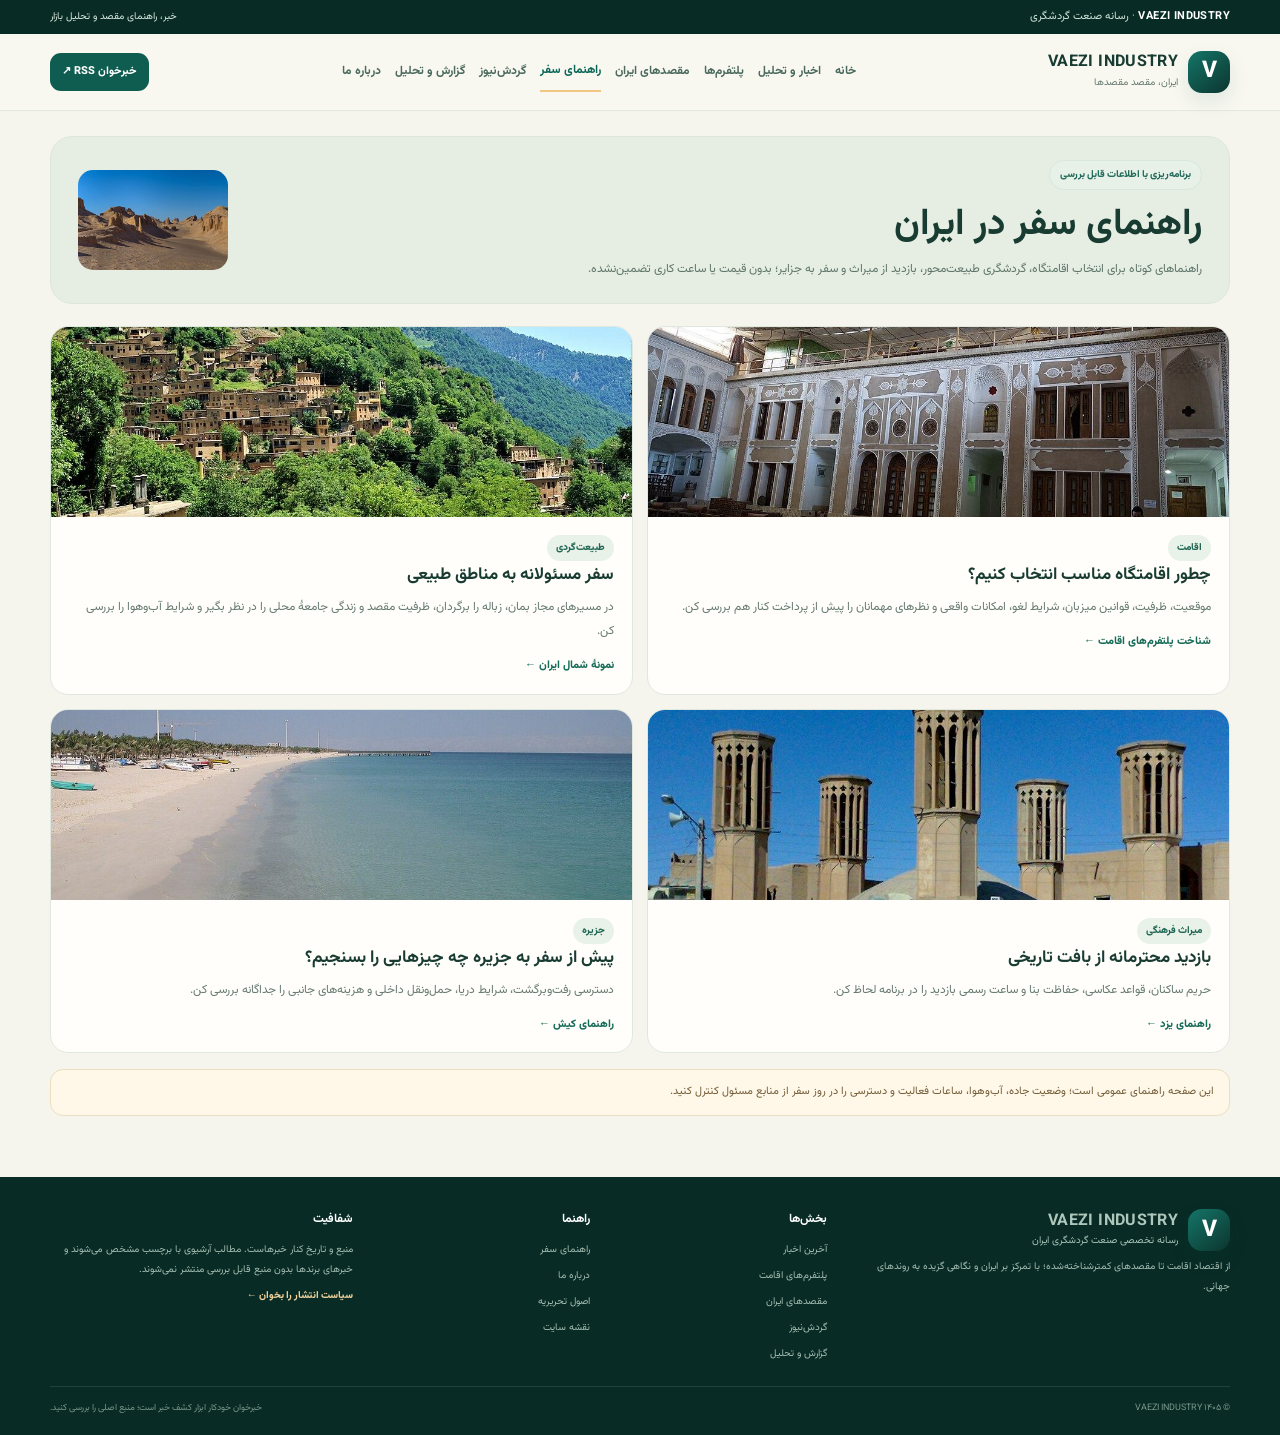
<file: travel-guide.html>
<!doctype html>
<html lang="fa" dir="rtl"><head><meta charset="utf-8"><meta name="viewport" content="width=device-width,initial-scale=1">
<meta name="theme-color" content="#0d3e35"><meta name="description" content="راهنمای سفر به ایران؛ انتخاب اقامتگاه، طبیعت‌گردی مسئولانه، میراث و جزایر.">
<meta property="og:title" content="راهنمای سفر | VAEZI INDUSTRY"><meta property="og:description" content="راهنمای سفر به ایران؛ انتخاب اقامتگاه، طبیعت‌گردی مسئولانه، میراث و جزایر."><meta property="og:type" content="website">
<link rel="icon" href="favicon.svg" type="image/svg+xml"><link rel="preconnect" href="https://fonts.googleapis.com"><link rel="preconnect" href="https://fonts.gstatic.com" crossorigin>
<link href="https://fonts.googleapis.com/css2?family=Vazirmatn:wght@400;500;600;700;800&display=swap" rel="stylesheet"><link rel="stylesheet" href="assets/site.css">
<title>راهنمای سفر | VAEZI INDUSTRY</title><script defer src="assets/site.js"></script></head><body>
<div class="topline"><div class="wrap topline-inner"><span><b>VAEZI INDUSTRY</b> · رسانه صنعت گردشگری</span><span class="topline-note">خبر، راهنمای مقصد و تحلیل بازار</span></div></div>
<header class="header"><div class="wrap header-inner"><a class="brand" href="index.html"><span class="brand-icon">V</span><span><b>VAEZI INDUSTRY</b><small>ایران، مقصد مقصدها</small></span></a>
<button class="menu-button" aria-expanded="false" aria-controls="main-nav">☰ <span>منو</span></button><nav id="main-nav" class="nav"><a href="index.html">خانه</a><a href="news.html">اخبار و تحلیل</a><a href="platforms.html">پلتفرم‌ها</a><a href="destinations.html">مقصدهای ایران</a><a href="travel-guide.html" class="active">راهنمای سفر</a><a href="tourism.html">گردش‌نیوز</a><a href="reports.html">گزارش و تحلیل</a><a href="about.html">درباره ما</a></nav><a class="rss-link" href="feed.xml" target="_blank" rel="noopener">خبرخوان RSS ↗</a></div></header>

<main class="wrap page-main"><section class="page-hero"><div><span class="eyebrow">برنامه‌ریزی با اطلاعات قابل بررسی</span><h1>راهنمای سفر در ایران</h1><p>راهنماهای کوتاه برای انتخاب اقامتگاه، گردشگری طبیعت‌محور، بازدید از میراث و سفر به جزایر؛ بدون قیمت یا ساعت کاری تضمین‌نشده.</p></div><div class="page-art"><img src="assets/images/desert.svg" alt=""></div></section><div class="guide-grid">
<article class="guide-card"><div class="cover" style="background-image:url('assets/images/guesthouse.svg')"></div><div class="body"><span class="tag">اقامت</span><h2>چطور اقامتگاه مناسب انتخاب کنیم؟</h2><p>موقعیت، ظرفیت، قوانین میزبان، شرایط لغو، امکانات واقعی و نظرهای مهمانان را پیش از پرداخت کنار هم بررسی کن.</p><a class="text-link" href="platforms.html">شناخت پلتفرم‌های اقامت ←</a></div></article>
<article class="guide-card"><div class="cover" style="background-image:url('assets/images/rasht.svg')"></div><div class="body"><span class="tag">طبیعت‌گردی</span><h2>سفر مسئولانه به مناطق طبیعی</h2><p>در مسیرهای مجاز بمان، زباله را برگردان، ظرفیت مقصد و زندگی جامعهٔ محلی را در نظر بگیر و شرایط آب‌وهوا را بررسی کن.</p><a class="text-link" href="destination.html?city=rasht">نمونهٔ شمال ایران ←</a></div></article>
<article class="guide-card"><div class="cover" style="background-image:url('assets/images/yazd.svg')"></div><div class="body"><span class="tag">میراث فرهنگی</span><h2>بازدید محترمانه از بافت تاریخی</h2><p>حریم ساکنان، قواعد عکاسی، حفاظت بنا و ساعت رسمی بازدید را در برنامه لحاظ کن.</p><a class="text-link" href="destination.html?city=yazd">راهنمای یزد ←</a></div></article>
<article class="guide-card"><div class="cover" style="background-image:url('assets/images/kish.svg')"></div><div class="body"><span class="tag">جزیره</span><h2>پیش از سفر به جزیره چه چیزهایی را بسنجیم؟</h2><p>دسترسی رفت‌وبرگشت، شرایط دریا، حمل‌ونقل داخلی و هزینه‌های جانبی را جداگانه بررسی کن.</p><a class="text-link" href="destination.html?city=kish">راهنمای کیش ←</a></div></article></div><div class="notice">این صفحه راهنمای عمومی است؛ وضعیت جاده، آب‌وهوا، ساعات فعالیت و دسترسی را در روز سفر از منابع مسئول کنترل کنید.</div></main>
<footer class="footer"><div class="wrap footer-grid"><section><a class="brand footer-brand" href="index.html"><span class="brand-icon">V</span><span><b>VAEZI INDUSTRY</b><small>رسانه تخصصی صنعت گردشگری ایران</small></span></a><p>از اقتصاد اقامت تا مقصدهای کمترشناخته‌شده؛ با تمرکز بر ایران و نگاهی گزیده به روندهای جهانی.</p></section>
<section><h2>بخش‌ها</h2><a href="news.html">آخرین اخبار</a><a href="platforms.html">پلتفرم‌های اقامت</a><a href="destinations.html">مقصدهای ایران</a><a href="tourism.html">گردش‌نیوز</a><a href="reports.html">گزارش و تحلیل</a></section>
<section><h2>راهنما</h2><a href="travel-guide.html">راهنمای سفر</a><a href="about.html">درباره ما</a><a href="editorial-policy.html">اصول تحریریه</a><a href="sitemap.xml">نقشه سایت</a></section>
<section><h2>شفافیت</h2><p>منبع و تاریخ کنار خبرهاست. مطالب آرشیوی با برچسب مشخص می‌شوند و خبرهای برندها بدون منبع قابل بررسی منتشر نمی‌شوند.</p><a class="footer-strong" href="editorial-policy.html">سیاست انتشار را بخوان ←</a></section></div>
<div class="wrap footer-bottom"><span>© ۱۴۰۵ VAEZI INDUSTRY</span><span>خبرخوان خودکار ابزار کشف خبر است؛ منبع اصلی را بررسی کنید.</span></div></footer></body></html>
</file>
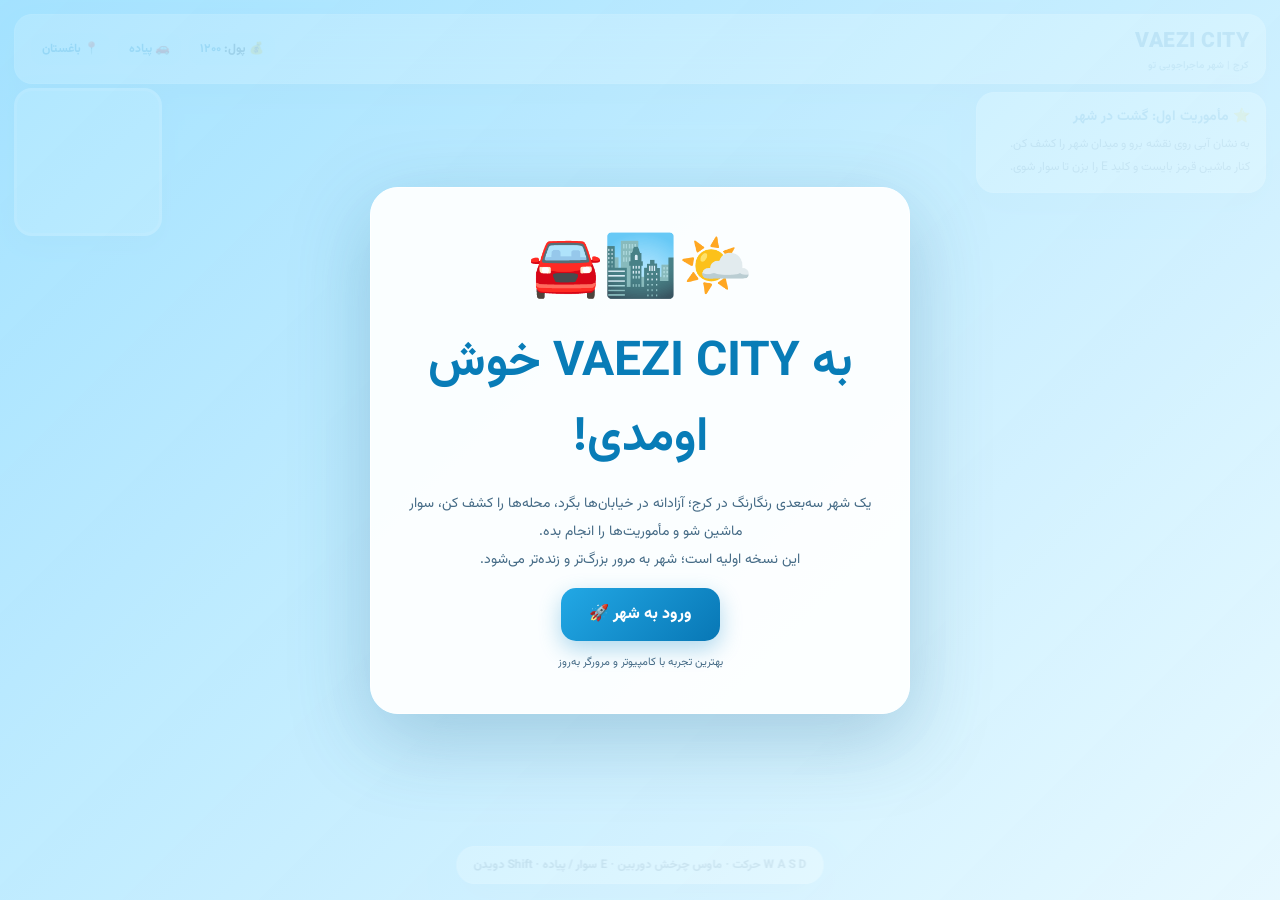
<file: vaezi-city.html>
<!doctype html>
<html lang="fa" dir="rtl">
<head>
<meta charset="utf-8"><meta name="viewport" content="width=device-width,initial-scale=1,maximum-scale=1,user-scalable=no">
<meta name="theme-color" content="#74c9f5"><title>VAEZI CITY | کرج</title>
<style>
@import url('https://fonts.googleapis.com/css2?family=Vazirmatn:wght@400;600;800;900&display=swap');
*{box-sizing:border-box}html,body{margin:0;width:100%;height:100%;overflow:hidden;background:#86d5ff;font-family:Vazirmatn,Tahoma,sans-serif;color:#153b5c}#game{position:fixed;inset:0}canvas{display:block;width:100%;height:100%}
.panel{position:fixed;z-index:3;background:#f5fbffe8;border:1px solid #fff;border-radius:18px;box-shadow:0 12px 35px #24648a30;backdrop-filter:blur(12px)}
#top{top:14px;left:14px;right:14px;display:flex;align-items:center;justify-content:space-between;padding:10px 16px;gap:12px}
.logo{font-weight:900;font-size:21px;color:#1675ad;letter-spacing:.5px}.logo small{display:block;font-size:10px;color:#5790b0;font-weight:600;letter-spacing:0}
.pills{display:flex;gap:8px;flex-wrap:wrap}.pill{background:#e2f4ff;border-radius:12px;padding:7px 11px;font-size:12px;font-weight:800}.pill b{color:#087bb8}
#mission{top:92px;right:14px;width:min(290px,calc(100vw - 28px));padding:13px 15px}
#mission h3{margin:0 0 5px;font-size:14px;color:#167bb5}#mission p{margin:0;font-size:12px;line-height:1.9;color:#446d89}
#hint{bottom:16px;left:50%;transform:translateX(-50%);padding:9px 16px;font-size:12px;font-weight:700;white-space:nowrap}
#start{position:fixed;z-index:8;inset:0;display:grid;place-items:center;background:linear-gradient(135deg,#a8e4ffdd,#effbffed);padding:20px}
.card{width:min(540px,100%);padding:28px;border-radius:28px;background:#ffffffed;box-shadow:0 25px 80px #23638a44;text-align:center;border:1px solid white}
.card h1{font-size:clamp(30px,7vw,48px);margin:0;color:#087cb7}.card p{line-height:2;color:#456b86;font-size:14px}.hero{font-size:60px;margin:8px}.cta{border:0;border-radius:15px;padding:14px 28px;background:linear-gradient(135deg,#22a8e5,#0877b5);color:white;font:800 16px Vazirmatn;box-shadow:0 8px 22px #168dca55;cursor:pointer}
#map{position:fixed;z-index:3;left:14px;top:88px;width:148px;height:148px;border-radius:18px;overflow:hidden;border:3px solid #fff;background:#d7f2ff;box-shadow:0 10px 25px #24648a30}
#map canvas{width:100%;height:100%}
#mobile{display:none;position:fixed;z-index:5;bottom:22px;left:15px;right:15px;justify-content:space-between;pointer-events:none}
.pad{display:flex;gap:8px;pointer-events:auto}.mb{width:55px;height:55px;border:1px solid #fff;background:#eaf8ffdd;border-radius:17px;color:#17658e;font-size:21px;font-weight:900;box-shadow:0 5px 15px #24648a33;touch-action:none}
@media(max-width:700px){#mobile{display:flex}#map{width:112px;height:112px;top:148px}#mission{top:86px;width:calc(100vw - 150px);right:14px}#hint{bottom:92px;font-size:10px}.logo{font-size:16px}.pill{font-size:10px;padding:6px 8px}}
</style>
<script type="importmap">{"imports":{"three":"https://cdn.jsdelivr.net/npm/three@0.160.0/build/three.module.js"}}</script>
</head>
<body>
<div id="game"></div>
<div id="top" class="panel"><div class="logo">VAEZI CITY <small>کرج | شهر ماجراجویی تو</small></div><div class="pills"><div class="pill">💰 پول: <b id="money">۱۲۰۰</b></div><div class="pill">🚗 <b id="vehicle">پیاده</b></div><div class="pill">📍 <b id="zone">باغستان</b></div></div></div>
<div id="mission" class="panel"><h3>⭐ مأموریت اول: گشت در شهر</h3><p id="missionText">به نشان آبی روی نقشه برو و میدان شهر را کشف کن. کنار ماشین قرمز بایست و کلید E را بزن تا سوار شوی.</p></div>
<div id="map"><canvas id="mapCanvas" width="220" height="220"></canvas></div>
<div id="hint" class="panel">W A S D حرکت · ماوس چرخش دوربین · E سوار / پیاده · Shift دویدن</div>
<div id="mobile"><div class="pad"><button class="mb" data-key="KeyA">◀</button><button class="mb" data-key="KeyD">▶</button></div><div class="pad"><button class="mb" data-key="KeyW">▲</button><button class="mb" data-key="KeyS">▼</button><button class="mb" id="enterBtn">E</button></div></div>
<div id="start"><div class="card"><div class="hero">🌤️🏙️🚘</div><h1>به VAEZI CITY خوش اومدی!</h1><p>یک شهر سه‌بعدی رنگارنگ در کرج؛ آزادانه در خیابان‌ها بگرد، محله‌ها را کشف کن، سوار ماشین شو و مأموریت‌ها را انجام بده.<br>این نسخه اولیه است؛ شهر به مرور بزرگ‌تر و زنده‌تر می‌شود.</p><button class="cta" id="play">ورود به شهر 🚀</button><p style="font-size:11px">بهترین تجربه با کامپیوتر و مرورگر به‌روز</p></div></div>
<script type="module">
let THREE;
try {
  THREE = await import('https://cdn.jsdelivr.net/npm/three@0.160.0/build/three.module.js');
} catch (firstError) {
  try {
    THREE = await import('https://unpkg.com/three@0.160.0/build/three.module.js');
  } catch (secondError) {
    const start = document.querySelector('#start');
    start.innerHTML = '<div class="card"><h1>خطا در بارگذاری بازی</h1><p>مرورگر نتوانست موتور سه‌بعدی را از اینترنت دریافت کند. اتصال اینترنت یا دسترسی به CDN را بررسی کن و صفحه را دوباره بارگذاری کن.</p><p style="direction:ltr;font-size:11px;color:#789">Three.js could not be loaded</p><button onclick="location.reload()">تلاش دوباره</button></div>';
    throw secondError;
  }
}
const root=document.querySelector('#game');
const scene=new THREE.Scene();scene.background=new THREE.Color('#8bd8ff');scene.fog=new THREE.Fog('#a8e4ff',85,260);
const camera=new THREE.PerspectiveCamera(62,innerWidth/innerHeight,.1,600);
const renderer=new THREE.WebGLRenderer({antialias:true});renderer.setPixelRatio(Math.min(devicePixelRatio,2));renderer.setSize(innerWidth,innerHeight);renderer.shadowMap.enabled=true;renderer.shadowMap.type=THREE.PCFSoftShadowMap;renderer.outputColorSpace=THREE.SRGBColorSpace;renderer.toneMapping=THREE.ACESFilmicToneMapping;renderer.toneMappingExposure=1.15;root.appendChild(renderer.domElement);
scene.add(new THREE.HemisphereLight(0xe7f8ff,0x7199a5,2.1));
const sun=new THREE.DirectionalLight(0xfff4d8,3.0);sun.position.set(-55,90,45);sun.castShadow=true;sun.shadow.mapSize.set(2048,2048);sun.shadow.camera.left=-110;sun.shadow.camera.right=110;sun.shadow.camera.top=110;sun.shadow.camera.bottom=-110;scene.add(sun);
const mat=(c,rough=.85)=>new THREE.MeshStandardMaterial({color:c,roughness:rough});
const mats={grass:mat('#79c98a'),road:mat('#536d80'),side:mat('#d8e7df'),white:mat('#fff7db'),blue:mat('#39a9df'),red:mat('#f06c64'),yellow:mat('#ffc95c'),pink:mat('#ed91b9'),mint:mat('#8bd7c4'),cream:mat('#f5d8a7'),dark:mat('#344d62'),glass:new THREE.MeshStandardMaterial({color:'#9be4f7',metalness:.12,roughness:.22})};
function box(parent,x,y,z,w,h,d,m,shadow=true){const o=new THREE.Mesh(new THREE.BoxGeometry(w,h,d),m);o.position.set(x,y,z);o.castShadow=shadow;o.receiveShadow=true;parent.add(o);return o}
function cylinder(parent,x,y,z,r1,r2,h,m,seg=10){const o=new THREE.Mesh(new THREE.CylinderGeometry(r1,r2,h,seg),m);o.position.set(x,y,z);o.castShadow=true;parent.add(o);return o}
const ground=box(scene,0,-.7,0,500,1,500,mats.grass,false);
const roads=[];
function road(x,z,w,d){box(scene,x,.015,z,w,.12,d,mats.road,false);roads.push({x,z,w,d});if(w>d){for(let xx=x-w/2+5;xx<x+w/2-3;xx+=11)box(scene,xx,.09,z,4,.025,.22,mats.white,false)}else{for(let zz=z-d/2+5;zz<z+d/2-3;zz+=11)box(scene,x,.09,zz,.22,.025,4,mats.white,false)}}
road(0,0,18,300);road(0,0,300,18);road(-90,0,12,300);road(90,0,12,300);road(0,-90,300,12);road(0,90,300,12);road(-55,-55,12,70);road(55,55,12,70);
// city blocks and lots of colorful low-poly buildings
const colors=['#ffb86b','#73c7e8','#f28e9d','#9bd4a5','#c2a4e8','#f1d27c','#79c8c1','#f5a9d0'];
function building(x,z,w,d,h,color){
const g=new THREE.Group();g.position.set(x,0,z);scene.add(g);
box(g,0,h/2,0,w,h,d,mat(color));box(g,0,h+.18,0,w+.5,.36,d+.5,mat('#fff0d3'));
box(g,0,h*.78,d/2+.012,w*.8,h*.13,.04,mats.glass,false);
for(let yy=2.5;yy<h-1;yy+=3.1){for(let xx=-w/2+1.4;xx<w/2-1;xx+=3){box(g,xx,yy,d/2+.035,1.15,1.35,.08,mat('#d9f5ff'),false)}}
box(g,0,h+1.0,0,w*.38,1.3,d*.42,mat(color));
return g}
for(let gx=-125;gx<=125;gx+=35){for(let gz=-125;gz<=125;gz+=35){if(Math.abs(gx)<22||Math.abs(gz)<22||Math.abs(gx)===90||Math.abs(gz)===90)continue;let h=9+((Math.abs(gx*7+gz*11))%23);building(gx+(Math.sin(gz)*4),gz+(Math.cos(gx)*4),18,18,h,colors[Math.abs(Math.floor(gx+gz))%colors.length])}}
// landmark: colorful clock tower / city plaza
const plaza=new THREE.Group();plaza.position.set(0,0,0);scene.add(plaza);
cylinder(plaza,0,.15,0,12,12,.3,mat('#f4d58b'),32);
cylinder(plaza,0,2,0,3.2,3.8,3.7,mat('#f6c66b'),16);cylinder(plaza,0,4.2,0,3.3,3.3,.35,mat('#fff0d2'),16);
const clock=box(plaza,0,6.2,0,4.3,4,3.2,mat('#fff0cf'));box(plaza,0,8.4,0,5.4,.5,4.2,mat('#ed846e'));
for(let i=0;i<4;i++){let a=i*Math.PI/2;let o=new THREE.Mesh(new THREE.BoxGeometry(.2,2.7,.15),mat('#3d7b9b'));o.position.set(Math.sin(a)*2.17,6.2,Math.cos(a)*1.62);o.rotation.y=a;plaza.add(o)}
cylinder(plaza,0,10,0,.25,.25,3,mat('#f9edcf'),12);
// trees and lamp posts
function tree(x,z){let g=new THREE.Group();g.position.set(x,0,z);scene.add(g);cylinder(g,0,1.1,0,.38,.5,2.2,mat('#996640'),8);let crown=new THREE.Mesh(new THREE.IcosahedronGeometry(2.1,1),mat(['#42a879','#5abf84','#82c96f'][Math.abs(x+z)%3|0]));crown.position.y=3.1;crown.castShadow=true;g.add(crown);return g}
for(let x=-135;x<=135;x+=15){for(const z of [-13,13])tree(x,z);for(const z of [-135,135])tree(x,z)}
for(let z=-135;z<=135;z+=18){for(const x of [-13,13])tree(x,z);for(const x of [-135,135])tree(x,z)}
function lamp(x,z){cylinder(scene,x,2.2,z,.12,.12,4.4,mat('#607c8e'),8);box(scene,x,4.4,z,.9,.18,.35,mat('#fff3b0'),false)}
for(let n=-130;n<=130;n+=28){lamp(n,-10);lamp(n,10);lamp(-10,n);lamp(10,n)}
// distant Alborz-like hills
for(let i=0;i<17;i++){let hill=new THREE.Mesh(new THREE.ConeGeometry(23+Math.random()*18,35+Math.random()*25,7),mat(['#a5d6c1','#8fc9b8','#acd7d4'][i%3]));hill.position.set(-190+i*24,10,-210-Math.random()*25);hill.rotation.y=.3;scene.add(hill)}
// player
const player=new THREE.Group();scene.add(player);
const body=box(player,0,1.05,0,.85,1.25,.55,mat('#ff8c68'));const head=new THREE.Mesh(new THREE.SphereGeometry(.43,16,12),mat('#f2c7a4'));head.position.y=2;head.castShadow=true;player.add(head);
const hair=new THREE.Mesh(new THREE.SphereGeometry(.45,12,8,0,Math.PI*2,0,Math.PI*.55),mat('#55443c'));hair.position.y=2.16;player.add(hair);
const legL=box(player,-.23,.35,0,.25,.7,.3,mat('#315c91')),legR=box(player,.23,.35,0,.25,.7,.3,mat('#315c91'));
const armL=box(player,-.57,1.15,0,.22,.8,.25,mat('#f2c7a4')),armR=box(player,.57,1.15,0,.22,.8,.25,mat('#f2c7a4'));
player.position.set(-7,0,24);
const car=new THREE.Group();scene.add(car);
const carBody=box(car,0,.75,0,2.2,.85,4.1,mat('#ef645c'));box(car,0,1.38,-.15,1.75,.75,2.15,mats.glass);
box(car,-.78,.32,1.25,.55,.58,.4,mat('#f9e8c5'));box(car,.78,.32,1.25,.55,.58,.4,mat('#f9e8c5'));
for(const x of [-1.08,1.08])for(const z of [-1.35,1.35]){let wh=new THREE.Mesh(new THREE.CylinderGeometry(.42,.42,.25,16),mat('#243746'));wh.rotation.z=Math.PI/2;wh.position.set(x,.42,z);car.add(wh)}
car.position.set(-12,0,30);car.rotation.y=Math.PI/2;
// a few parked cars and moving colorful traffic
const traffic=[];function makeCar(x,z,color,rot=0){let g=new THREE.Group();scene.add(g);box(g,0,.65,0,1.9,.72,3.4,mat(color));box(g,0,1.2,-.1,1.5,.6,1.65,mats.glass);for(let xx of [-.95,.95])for(let zz of [-1.1,1.1]){let w=new THREE.Mesh(new THREE.CylinderGeometry(.34,.34,.2,12),mat('#253b4c'));w.rotation.z=Math.PI/2;w.position.set(xx,.36,zz);g.add(w)}g.position.set(x,0,z);g.rotation.y=rot;traffic.push({g,z0:z,x0:x,phase:Math.random()*8});return g}
makeCar(22,8,'#f5c14f');makeCar(-25,-8,'#55b8db');makeCar(75,22,'#8bcf91',Math.PI/2);makeCar(-75,-22,'#ad8cdb',Math.PI/2);
const marker=new THREE.Group();scene.add(marker);cylinder(marker,0,.08,0,2.4,2.4,.16,mat('#25b9ed'),24);let ring=new THREE.Mesh(new THREE.TorusGeometry(2.8,.18,8,28),mat('#e9fbff'));ring.rotation.x=Math.PI/2;ring.position.y=.2;marker.add(ring);let beam=new THREE.Mesh(new THREE.CylinderGeometry(.12,.8,8,12,1,true),new THREE.MeshBasicMaterial({color:0x62d8ff,transparent:true,opacity:.25,side:THREE.DoubleSide}));beam.position.y=4;marker.add(beam);marker.position.set(52,0,-42);
let inCar=false,money=1200,missionDone=false,keys={},yaw=0,vel=0,camDist=10;
const ui={money:document.querySelector('#money'),vehicle:document.querySelector('#vehicle'),zone:document.querySelector('#zone'),mission:document.querySelector('#missionText'),hint:document.querySelector('#hint')};
function fa(n){return Math.round(n).toLocaleString('fa-IR')}
function enter(){if(!inCar&&player.position.distanceTo(car.position)<6){inCar=true;ui.vehicle.textContent='ماشین قرمز';ui.mission.textContent='آزادانه رانندگی کن! به نشان آبی برو و اولین مأموریت را کامل کن.'}else if(inCar){inCar=false;player.position.copy(car.position);player.position.x+=3;ui.vehicle.textContent='پیاده'}}
window.addEventListener('keydown',e=>{keys[e.code]=true;if(e.code==='KeyE')enter()});window.addEventListener('keyup',e=>keys[e.code]=false);
document.querySelectorAll('[data-key]').forEach(b=>{let k=b.dataset.key;b.addEventListener('pointerdown',e=>{e.preventDefault();keys[k]=true});['pointerup','pointerleave','pointercancel'].forEach(ev=>b.addEventListener(ev,()=>keys[k]=false))});document.querySelector('#enterBtn').addEventListener('click',enter);
let dragging=false,lastX=0;renderer.domElement.addEventListener('pointerdown',e=>{dragging=true;lastX=e.clientX});window.addEventListener('pointerup',()=>dragging=false);window.addEventListener('pointermove',e=>{if(dragging&&e.pointerType==='mouse'){yaw-=(e.clientX-lastX)*.005;lastX=e.clientX}});
const map=document.querySelector('#mapCanvas'),mctx=map.getContext('2d');
function drawMap(){mctx.clearRect(0,0,220,220);mctx.fillStyle='#bce8cf';mctx.fillRect(0,0,220,220);mctx.fillStyle='#809baa';mctx.fillRect(99,0,22,220);mctx.fillRect(0,99,220,22);mctx.fillStyle='#f4f1d9';for(let i=0;i<220;i+=25){mctx.fillRect(i,106,12,3);mctx.fillRect(106,i,3,12)}mctx.fillStyle='#f1c27a';mctx.fillRect(96,96,28,28);mctx.fillStyle='#38aee8';mctx.beginPath();mctx.arc(155,66,7,0,7);mctx.fill();let p=inCar?car.position:player.position;mctx.fillStyle='#e95e62';mctx.beginPath();mctx.arc(110+(p.x/300)*100,110+(p.z/300)*100,5,0,7);mctx.fill();mctx.strokeStyle='#fff';mctx.lineWidth=2;mctx.stroke()}
let clock=new THREE.Clock();
function animate(){requestAnimationFrame(animate);let dt=Math.min(clock.getDelta(),.04);const obj=inCar?car:player;let forward=(keys.KeyW||keys.ArrowUp?1:0)-(keys.KeyS||keys.ArrowDown?1:0),turn=(keys.KeyD||keys.ArrowRight?1:0)-(keys.KeyA||keys.ArrowLeft?1:0);
if(inCar){vel+=(forward*23*dt);vel*=Math.pow(.94,dt*60);car.rotation.y-=turn*dt*(1.3+Math.abs(vel)*.035);car.position.x+=Math.sin(car.rotation.y)*vel*dt;car.position.z+=Math.cos(car.rotation.y)*vel*dt;car.position.x=THREE.MathUtils.clamp(car.position.x,-145,145);car.position.z=THREE.MathUtils.clamp(car.position.z,-145,145)}
else{if(turn)yaw-=turn*dt*2.3;let speed=(keys.ShiftLeft?13:7);let dx=Math.sin(yaw)*forward*speed*dt,dz=Math.cos(yaw)*forward*speed*dt;player.position.x+=dx;player.position.z+=dz;player.rotation.y=yaw;let walking=Math.abs(forward)>0;legL.rotation.x=walking?Math.sin(clock.elapsedTime*12)*.65:0;legR.rotation.x=-legL.rotation.x;armL.rotation.x=-legL.rotation.x*.5;armR.rotation.x=-legR.rotation.x*.5}
for(let t of traffic){t.g.position.x=t.x0+Math.sin(clock.elapsedTime*.35+t.phase)*7;t.g.position.z=t.z0+Math.cos(clock.elapsedTime*.35+t.phase)*7}
const target=obj.position.clone();target.y+=inCar?1.2:1.5;let desired=new THREE.Vector3(target.x-Math.sin(yaw)*camDist,target.y+5.2,target.z-Math.cos(yaw)*camDist);camera.position.lerp(desired,1-Math.pow(.001,dt));camera.lookAt(target);
if(!missionDone&&obj.position.distanceTo(marker.position)<7){missionDone=true;money+=500;ui.money.textContent=fa(money);ui.mission.textContent='آفرین! میدان شهر را پیدا کردی. ۵۰۰ سکه پاداش گرفتی. حالا شهر را آزادانه بگرد!';marker.visible=false}
let dist= obj.position.length();ui.zone.textContent=dist<45?'مرکز شهر':obj.position.z>65?'مهرشهر':obj.position.x< -65?'باغستان':'عظیمیه';
marker.rotation.y+=dt*.6;marker.position.y=.25+Math.sin(clock.elapsedTime*2)*.18;drawMap();renderer.render(scene,camera)}
document.querySelector('#play').addEventListener('click',()=>{document.querySelector('#start').style.display='none';animate()});
addEventListener('resize',()=>{camera.aspect=innerWidth/innerHeight;camera.updateProjectionMatrix();renderer.setSize(innerWidth,innerHeight)});
</script>
</body></html>
</file>
<file: assets/site.css>
:root{--ink:#183b32;--muted:#677b72;--paper:#f5f5ee;--card:#fffefa;--brand:#0e5d50;--green:#287969;--gold:#f0c783;--line:#dfe8df;--shadow:0 12px 34px rgba(16,54,44,.08)}
*{box-sizing:border-box;margin:0;padding:0}html{scroll-behavior:smooth}body{font-family:"Vazirmatn",Tahoma,"Segoe UI",Arial,sans-serif;background:var(--paper);color:var(--ink);line-height:1.8}a{color:inherit;text-decoration:none}button,input{font:inherit}a:focus-visible,button:focus-visible,input:focus-visible{outline:3px solid #c58e3d;outline-offset:3px}.wrap{width:min(1180px,calc(100% - 36px));margin-inline:auto}
.topline{background:#082b25;color:#d1e3d9;font-size:11px}.topline-inner{display:flex;align-items:center;justify-content:space-between;min-height:34px;gap:12px}.topline b{color:white;letter-spacing:.4px}.ratio{color:#f4d69d}.header{position:sticky;top:0;z-index:20;background:rgba(248,248,241,.96);backdrop-filter:blur(9px);border-bottom:1px solid #e4e9e0}.header-inner{min-height:76px;display:flex;align-items:center;gap:18px}.brand{display:flex;align-items:center;gap:10px;flex-shrink:0}.brand-icon{display:grid;place-items:center;width:42px;height:42px;border-radius:14px;background:linear-gradient(140deg,#147568,#0c352e);box-shadow:0 8px 20px #0b47351b;color:white;font-size:23px;font-weight:800}.brand b{display:block;font-size:16px;letter-spacing:.35px;line-height:1.35}.brand small{display:block;font-size:10px;color:var(--muted)}.nav{display:flex;align-items:center;justify-content:center;gap:14px;flex:1}.nav a{font-size:12px;font-weight:700;color:#4b695d;white-space:nowrap;padding:8px 0}.nav a:hover,.nav a.active{color:#0b6656}.nav a.active{border-bottom:2px solid var(--gold)}.rss-link{white-space:nowrap;background:var(--brand);color:white;padding:9px 12px;border-radius:11px;font-size:11px;font-weight:800}.menu-button{display:none}
.hero{padding:30px 0 15px}.hero-grid{display:grid;grid-template-columns:1fr 1fr;gap:22px;align-items:stretch}.hero-copy{display:flex;flex-direction:column;justify-content:center;align-items:flex-start;padding:22px 4px}.eyebrow{display:inline-flex;background:#e7f1e8;color:#246b5b;padding:5px 10px;border:1px solid #d8e7db;border-radius:30px;font-size:10px;font-weight:800}.hero h1{font-size:clamp(34px,4.2vw,57px);line-height:1.4;margin:17px 0 10px;letter-spacing:-.6px}.hero h1 em{font-style:normal;color:#197663;display:block}.hero-copy>p{color:#62796c;font-size:13px;max-width:560px}.hero-actions{display:flex;flex-wrap:wrap;gap:9px;margin-top:20px}.btn{display:inline-flex;justify-content:center;align-items:center;gap:7px;border-radius:12px;padding:10px 15px;font-size:11px;font-weight:800;border:1px solid transparent;transition:transform .16s}.btn:hover{transform:translateY(-2px)}.btn-gold{background:var(--gold);color:#21473a}.btn-outline{background:#fffefa;border-color:#d7e4d9;color:var(--brand)}.btn-dark{background:var(--brand);color:white}.hero-stats{display:flex;gap:25px;flex-wrap:wrap;margin-top:24px}.hero-stats strong{display:block;font-size:18px;color:var(--brand)}.hero-stats span{display:block;color:var(--muted);font-size:10px}
.hero-image{min-height:390px;border-radius:26px;overflow:hidden;position:relative;isolation:isolate;background:#215647 url("images/iran-panorama.svg") center/cover no-repeat;box-shadow:var(--shadow)}.hero-image>img{position:absolute;inset:0;width:100%;height:100%;object-fit:cover;z-index:-2}.hero-image:after{content:"";position:absolute;inset:0;z-index:-1;background:linear-gradient(0deg,#062e26dc,transparent 75%)}.hero-caption{position:absolute;right:23px;bottom:22px;color:white}.hero-caption b{display:block;font-size:20px}.hero-caption span{font-size:11px;color:#d7e8dd}.image-stamp{position:absolute;top:18px;left:18px;background:#153f36b8;color:white;border:1px solid #ffffff75;border-radius:12px;padding:7px 12px;font-size:10px;letter-spacing:1px}
.quick{display:grid;grid-template-columns:repeat(5,minmax(0,1fr));gap:11px;margin-top:13px}.quick a{display:flex;align-items:center;gap:10px;background:var(--card);border:1px solid var(--line);border-radius:15px;padding:13px;transition:transform .18s}.quick a:hover{transform:translateY(-3px);box-shadow:var(--shadow)}.quick-icon{display:grid;place-items:center;flex-shrink:0;width:36px;height:36px;border-radius:12px;background:#e8f2e8;color:#176451;font-size:18px}.quick b,.quick small{display:block}.quick b{font-size:11px}.quick small{font-size:10px;color:var(--muted)}.quick-arrow{margin-right:auto;color:#8aa198}
.section{padding:42px 0}.wash{background:#eaf0e7}.section-heading{display:flex;align-items:end;justify-content:space-between;gap:14px;margin-bottom:20px}.section-heading h2{font-size:27px;line-height:1.5;margin-top:8px}.section-heading p{font-size:12px;color:var(--muted);margin-top:4px}.text-link{font-size:11px;color:#176c59;font-weight:800;white-space:nowrap}.text-link:hover{text-decoration:underline}.news-grid{display:grid;grid-template-columns:repeat(3,minmax(0,1fr));gap:16px}.news-card{display:flex;flex-direction:column;min-width:0;overflow:hidden;background:var(--card);border:1px solid var(--line);border-radius:19px;box-shadow:0 6px 20px #133e3010;transition:transform .18s,box-shadow .18s}.news-card:hover{transform:translateY(-3px);box-shadow:var(--shadow)}.cover{height:172px;position:relative;background:#dfeae0 center/cover no-repeat;overflow:hidden}.cover img{width:100%;height:100%;display:block;object-fit:cover}.card-body{display:flex;flex-direction:column;flex:1;padding:16px}.tag{display:inline-block;width:max-content;max-width:100%;background:#e9f2e9;color:#206754;border-radius:30px;padding:4px 9px;font-size:10px;font-weight:800}.tag.world{background:#eaedfa;color:#53639a}.tag.archive{background:#fff0d3;color:#8b6529}.card-body h3{font-size:15px;line-height:1.8;margin:9px 0 7px}.card-body>p{font-size:12px;color:#61766b;line-height:1.9;flex:1}.card-meta{display:flex;justify-content:space-between;gap:8px;flex-wrap:wrap;color:#7c8b82;font-size:10px;padding-top:10px;margin-top:12px;border-top:1px solid #eaf0e8}.card-meta b{color:#3d6b5d}.card-actions{display:flex;gap:12px;flex-wrap:wrap;margin-top:12px}.mini-btn{border:1px solid #dce6dc;background:#fff;border-radius:9px;padding:7px 10px;color:#276052;font-size:10px;font-weight:800}.notice{margin-top:16px;border-radius:13px;border:1px solid #eadfbe;background:#fff8e9;color:#725c36;padding:12px 15px;font-size:11px;line-height:1.9}.destination-grid{display:grid;grid-template-columns:repeat(3,minmax(0,1fr));gap:14px}.destination-card{overflow:hidden;display:flex;flex-direction:column;border:1px solid var(--line);border-radius:18px;background:#fffefa;transition:transform .18s}.destination-card:hover{transform:translateY(-3px);box-shadow:var(--shadow)}.destination-card .cover{height:155px}.destination-card b{padding:11px 13px 0;font-size:13px}.destination-card span{padding:1px 13px 13px;color:var(--muted);font-size:10px}
.feature-grid{display:grid;grid-template-columns:1fr 1fr;gap:15px}.feature{border-radius:22px;padding:26px;min-height:235px;display:flex;flex-direction:column;align-items:flex-start}.feature.dark{background:#103f36;color:white}.feature.light{background:#fffefa;border:1px solid var(--line)}.feature .number{font-size:10px;color:var(--gold);font-weight:800}.feature.light .number{color:#237763}.feature h2{font-size:22px;line-height:1.55;margin:10px 0 7px}.feature p{font-size:12px;color:#c9ddd4;line-height:2;margin-bottom:15px}.feature.light p{color:var(--muted)}.feature .btn,.feature .text-link{margin-top:auto}.band{display:flex;align-items:center;justify-content:space-between;gap:20px;background:#e1ebdf;border:1px solid #d3e1d3;border-radius:20px;padding:23px}.band h2{font-size:21px}.band p{font-size:12px;color:var(--muted);margin-top:5px}
.footer{margin-top:36px;background:#082b25;color:#aec7bb;padding:32px 0 19px}.footer-grid{display:grid;grid-template-columns:1.25fr .7fr .7fr 1fr;gap:25px}.footer h2{font-size:12px;color:white;margin-bottom:9px}.footer p,.footer section>a:not(.brand){display:block;font-size:10px;color:#a4bdb1;line-height:2;margin-top:6px}.footer strong{color:white}.footer-strong{color:#f0d19a!important;font-weight:800}.footer-brand small{color:#a9c5b9}.footer-bottom{border-top:1px solid #ffffff1a;margin-top:22px;padding-top:13px;display:flex;justify-content:space-between;gap:10px;flex-wrap:wrap;font-size:9px;color:#78978a}
.page-main{padding-top:25px;padding-bottom:25px;min-height:60vh}.page-hero{display:flex;align-items:center;justify-content:space-between;gap:18px;border:1px solid #dce7dc;background:#e6eee4;border-radius:22px;padding:23px 27px;margin-bottom:22px}.page-hero h1{font-size:clamp(25px,3.6vw,37px);line-height:1.5;margin-top:8px}.page-hero p{font-size:12px;color:#60766a;margin-top:5px;max-width:760px}.page-art{width:150px;height:100px;flex-shrink:0;border-radius:15px;overflow:hidden}.page-art img{width:100%;height:100%;object-fit:cover}.toolbar{display:flex;justify-content:space-between;gap:12px;flex-wrap:wrap;margin-bottom:13px}.search{display:flex;align-items:center;gap:9px;background:white;border:1px solid var(--line);border-radius:12px;padding:0 12px;min-height:43px;min-width:250px}.search input{width:100%;min-width:0;border:0;outline:0;font-size:12px;background:transparent}.filters{display:flex;flex-wrap:wrap;gap:7px;margin-bottom:13px}.filter{background:white;border:1px solid var(--line);border-radius:25px;padding:7px 12px;color:#536e61;font-size:10px;cursor:pointer}.filter.active,.filter:hover{background:var(--brand);border-color:var(--brand);color:white}.count{font-size:11px;color:var(--muted);margin:7px 0 13px}.empty{padding:26px;text-align:center;border:1px dashed #cad9cd;background:white;border-radius:14px;color:var(--muted)}.empty[hidden]{display:none}
.platform-grid,.guide-grid,.reports-grid,.policy-grid{display:grid;grid-template-columns:repeat(2,minmax(0,1fr));gap:14px}.platform-card,.guide-card,.report-card,.policy-card,.prose-card{border:1px solid var(--line);border-radius:18px;background:#fffefa;padding:20px}.platform-card{display:grid;grid-template-columns:48px 1fr;gap:12px}.platform-mark{width:46px;height:46px;border-radius:13px;background:#e9f2e8;color:#1a6b5a;display:grid;place-items:center;font-size:18px;font-weight:800}.platform-card h2,.guide-card h2,.report-card h2,.policy-card h2{font-size:17px;line-height:1.7;margin-bottom:5px}.platform-card p,.guide-card p,.report-card p,.policy-card p,.prose-card p{font-size:12px;line-height:2;color:var(--muted)}.platform-actions{grid-column:1/-1;border-top:1px solid #eaf0e8;padding-top:12px;display:flex;align-items:center;gap:12px;flex-wrap:wrap}.guide-card{padding:0;overflow:hidden;display:flex;flex-direction:column}.guide-card .cover{height:190px}.guide-card .body{padding:18px;display:flex;flex:1;flex-direction:column;align-items:flex-start}.guide-card .text-link{margin-top:13px}.reports-grid .report-card p{margin-bottom:13px}.policy-card .policy-number{display:grid;place-items:center;width:33px;height:33px;border-radius:10px;background:#e8f1e8;color:#1b6a58;font-weight:800}.prose-card h2{font-size:18px;margin:17px 0 5px}.prose-card h2:first-child{margin-top:0}.about-grid{display:grid;grid-template-columns:1.3fr .7fr;gap:15px}.stat-box{border:1px solid var(--line);background:#fffefa;border-radius:15px;padding:15px;margin-bottom:10px}.stat-box b{display:block;font-size:19px;color:var(--brand)}.stat-box span{font-size:11px;color:var(--muted)}
.detail{border:1px solid var(--line);background:white;border-radius:22px;overflow:hidden}.detail-hero{min-height:260px;position:relative;background:#dce9df center/cover no-repeat;display:flex;align-items:flex-end;color:white;padding:23px}.detail-hero:after{content:"";position:absolute;inset:0;background:linear-gradient(0deg,#092e27dc,transparent);}.detail-hero>div{position:relative;z-index:1}.detail-hero h1{font-size:clamp(25px,4vw,40px)}.detail-hero p{font-size:12px;color:#dfede4}.detail-body{display:grid;grid-template-columns:1.3fr .7fr;gap:21px;padding:23px}.detail-body h2{font-size:18px;margin-bottom:7px}.detail-body p,.detail-body li{font-size:12px;color:var(--muted);line-height:2}.detail-body ul{padding-right:19px;margin:9px 0}.detail-side{padding:16px;background:#f1f5ee;border-radius:14px}.detail-side a{display:block;color:var(--brand);font-size:11px;font-weight:800;margin-top:8px}.article{max-width:880px;margin:auto;background:white;border:1px solid var(--line);border-radius:22px;padding:clamp(18px,4vw,38px)}.article h1{font-size:clamp(24px,4vw,38px);line-height:1.6;margin:12px 0}.article .lead{font-size:15px;color:#47685b;line-height:2}.article .article-body{font-size:13px;color:#4e685c;line-height:2.1;margin-top:15px}.article-source{background:#eef4eb;border:1px solid #dce8dc;border-radius:13px;padding:15px;margin-top:20px;font-size:12px}.back-link{display:inline-flex;margin-bottom:14px;color:var(--brand);font-size:12px;font-weight:800}.loading{text-align:center;padding:30px;color:var(--muted)}
@media(max-width:1000px){.header-inner{flex-wrap:wrap;padding-block:10px}.nav{order:5;flex-basis:100%;justify-content:flex-start;overflow-x:auto}.rss-link{margin-right:auto}.hero-grid{grid-template-columns:1fr 1fr}.quick{grid-template-columns:repeat(2,1fr)}.news-grid{grid-template-columns:repeat(2,minmax(0,1fr))}.destination-grid{grid-template-columns:repeat(3,minmax(0,1fr))}.footer-grid{grid-template-columns:repeat(2,1fr)}}
@media(max-width:680px){.wrap{width:calc(100% - 28px)}.topline-inner{min-height:32px}.header-inner{display:grid;grid-template-columns:1fr auto auto;gap:8px}.brand-icon{width:37px;height:37px}.brand b{font-size:14px}.menu-button{display:block;border:1px solid var(--line);background:white;border-radius:10px;padding:7px 9px;font-size:11px;color:var(--brand)}.nav{display:none;grid-column:1/-1;order:5;flex-direction:column;align-items:stretch;overflow:visible;gap:0;padding:0}.nav.open{display:flex}.nav a{padding:9px;border-bottom:1px solid #e7eee6}.rss-link{font-size:9px;padding:8px}.hero{padding-top:16px}.hero-grid{grid-template-columns:1fr}.hero-copy{padding:13px 2px}.hero h1{font-size:37px}.hero-copy>p{font-size:12px}.hero-image{min-height:270px;border-radius:20px}.hero-caption{right:17px;bottom:17px}.quick{gap:8px}.quick a{padding:10px;gap:8px}.quick-icon{width:32px;height:32px}.quick b{font-size:10px}.quick small{font-size:9px}.section{padding:31px 0}.section-heading{align-items:flex-start;flex-direction:column}.section-heading h2{font-size:24px}.news-grid{grid-template-columns:1fr}.cover{height:190px}.destination-grid{grid-template-columns:repeat(2,minmax(0,1fr));gap:9px}.destination-card .cover{height:130px}.destination-card b{font-size:12px;padding:9px 10px 0}.destination-card span{font-size:9px;padding:2px 10px 11px}.feature-grid{grid-template-columns:1fr}.feature{padding:21px;min-height:0}.band{flex-direction:column;align-items:flex-start;padding:19px}.page-main{padding-top:17px}.page-hero{padding:17px;align-items:flex-start}.page-art{width:70px;height:70px}.page-hero h1{font-size:26px}.page-hero p{font-size:11px}.toolbar{align-items:stretch}.search{width:100%;min-width:0}.platform-grid,.guide-grid,.reports-grid,.policy-grid,.about-grid{grid-template-columns:1fr}.platform-card{padding:15px}.guide-card .cover{height:185px}.detail-hero{min-height:220px;padding:18px}.detail-body{grid-template-columns:1fr;padding:17px}.article{padding:18px}.footer-grid{grid-template-columns:1fr 1fr;gap:21px 14px}.footer-grid section:first-child{grid-column:1/-1}.footer-bottom{font-size:9px}}
@media(prefers-reduced-motion:reduce){html{scroll-behavior:auto}*,*:before,*:after{transition:none!important}}

/* Photo layers: external optimized photos enhance the page; local SVG remains visible on failure. */
.page-art{background-position:center;background-size:cover}
.detail-photo{position:absolute;inset:0;width:100%;height:100%;object-fit:cover;z-index:0}
.detail-hero:after{z-index:1}
.detail-hero>div{position:relative;z-index:2}

/* Official platform site favicons and image-source credits */
.platform-mark{overflow:hidden;background:#fff;border:1px solid var(--line)}
.platform-logo{width:35px;height:35px;object-fit:contain;border-radius:8px;background:#fff}
.platform-mark span{font-weight:800;font-size:17px;color:var(--brand)}
.photo-credit{font-size:9px;line-height:1.5;padding:0 13px 10px;color:#7a8b80}
.photo-credit a{color:#6c8477}
.photo-credit a:hover{text-decoration:underline}
.article-body p{margin:0 0 13px}
.article-tags{display:flex;gap:7px;flex-wrap:wrap;margin-top:12px}
.article-editorial-note{margin-top:20px;padding:15px 17px;background:#f0f5ee;border:1px solid var(--line);border-radius:14px}
.article-editorial-note strong{display:block;font-size:12px;color:var(--brand);margin-bottom:5px}
.article-editorial-note p{font-size:12px;line-height:2;color:#5e7467}

.platform-preview{grid-column:1/-1;position:relative;height:142px;overflow:hidden;border-radius:14px;background:#e3ebe0 center/cover no-repeat}
.platform-preview img{display:block;width:100%;height:100%;object-fit:cover;transition:transform .25s}
.platform-card:hover .platform-preview img{transform:scale(1.025)}
.preview-label{position:absolute;right:10px;bottom:9px;border-radius:20px;background:rgba(10,45,37,.78);color:#fff;font-size:9px;padding:3px 8px;pointer-events:none}
.platform-card .platform-logo{width:35px;height:35px;object-fit:contain}
@media(max-width:680px){.platform-preview{height:160px}}

.topline-note{font-size:10px;color:#dbeae0}
.hero-stats strong{font-size:16px}
.news-card .summary-label{display:block;font-size:10px;font-weight:800;color:#2b7562;margin:8px 0 1px}
.news-card .card-summary{font-size:12px;line-height:2.05;color:#4f685c;display:-webkit-box;-webkit-line-clamp:5;-webkit-box-orient:vertical;overflow:hidden;min-height:0}
.pagination{display:flex;align-items:center;justify-content:center;gap:12px;margin:24px auto 10px;flex-wrap:wrap}
.pagination[hidden]{display:none!important}
.page-button{border:1px solid #cbd9ce;border-radius:11px;background:#fffefa;color:#205a4b;padding:10px 17px;font:inherit;font-size:12px;font-weight:700;cursor:pointer}
.page-button:hover:not(:disabled){background:#e9f1e9}
.page-button:disabled{opacity:.38;cursor:not-allowed}
.page-status{font-size:11px;color:#64776b;min-width:115px;text-align:center}
.photo-note{font-size:11px;color:#6b7d71;line-height:1.9;margin-top:10px}
.destination-card{background:#fffefa}
.destination-card .destination-link{display:flex;flex-direction:column;flex:1;text-decoration:none;color:inherit}
.destination-card .photo-credit{padding:8px 13px 12px;margin-top:auto}
.destination-card .photo-credit a{text-decoration:underline;text-decoration-color:#b8cbbd;text-underline-offset:3px}
.destination-card .cover img{width:100%;height:100%;object-fit:cover;display:block}
.platform-preview img{width:100%;height:100%;object-fit:cover}
@media(max-width:760px){.news-grid{grid-template-columns:repeat(2,minmax(0,1fr))}}
@media(max-width:520px){.news-grid{grid-template-columns:1fr}.news-card .cover{height:190px}.pagination{gap:7px}.page-button{padding:9px 13px}}

/* Editorial platform art, travel motifs, and homepage scroll treatment */
.platform-grid{grid-template-columns:repeat(3,minmax(0,1fr));align-items:stretch;gap:18px}
.platform-card{display:flex;flex-direction:column;padding:0;overflow:hidden;gap:0;position:relative;transition:transform .28s ease,box-shadow .28s ease,border-color .28s ease}
.platform-card:hover{transform:translateY(-4px);box-shadow:0 18px 36px rgba(14,61,48,.13);border-color:#c7dacf}
.platform-jabama{--mark-color:#138b99;--mark-wash:#e5f5f5}
.platform-mihmansho{--mark-color:#b67d27;--mark-wash:#fbf0dc}
.platform-shab{--mark-color:#6d67ab;--mark-wash:#efedfb}
.platform-jajiga{--mark-color:#317451;--mark-wash:#e6f2e7}
.platform-otaghak{--mark-color:#a55c3a;--mark-wash:#f7eae2}
.platform-preview{height:185px;border-radius:0;isolation:isolate;background:#e4eee5}
.platform-preview:after{content:"";position:absolute;inset:34% 0 0;background:linear-gradient(0deg,rgba(4,31,25,.72),transparent);pointer-events:none}
.platform-preview img{width:100%;height:100%;object-fit:cover;display:block;transition:transform .65s cubic-bezier(.2,.65,.25,1),filter .3s}
.platform-card:hover .platform-preview img{transform:scale(1.055);filter:saturate(1.06)}
.platform-preview:before{content:"";position:absolute;inset:12px;border:1px solid #ffffff63;border-radius:12px;z-index:1;pointer-events:none}
.preview-label{z-index:2;right:22px;bottom:19px;background:rgba(7,43,35,.8);padding:5px 10px;font-size:10px;border:1px solid #ffffff3b;backdrop-filter:blur(6px)}
.preview-symbol{position:absolute;left:22px;top:20px;width:46px;height:46px;border-radius:15px;border:1px solid #ffffff80;background:rgba(255,255,255,.88);box-shadow:0 8px 25px rgba(5,36,28,.15);display:grid;place-items:center;font-size:24px;z-index:2;color:var(--mark-color);backdrop-filter:blur(8px)}
.preview-symbol svg{width:27px;height:35px;display:block}
.platform-meta-row{display:flex;gap:13px;align-items:center;padding:17px 16px 14px;flex:1}
.platform-mark{position:relative;flex:0 0 54px;width:54px;height:54px;padding:0;background:transparent;overflow:visible}
.platform-mark .platform-logo{position:absolute;right:0;top:0;width:42px;height:42px;object-fit:contain;padding:4px;border-radius:13px;background:#fff;border:1px solid #e7ece5;box-shadow:0 3px 11px #153c3010}
.platform-mark .brand-symbol{position:absolute;left:-2px;bottom:-1px;width:27px;height:27px;border:2px solid #fff;border-radius:50%;display:grid;place-items:center;background:var(--mark-color);color:#fff;font-size:14px;box-shadow:0 3px 9px #133b3020;line-height:1}
.brand-symbol svg{width:15px;height:22px;display:block;color:#fff}
.platform-copy{min-width:0;flex:1}
.platform-copy h2{font-size:16px;line-height:1.7;margin:0 0 3px;color:#133f35}
.platform-copy p{font-size:12px;line-height:1.9;margin:0;color:var(--muted)}
.platform-actions{margin:0 16px;padding:12px 0 0;gap:12px;margin-bottom:17px}
.platform-card .btn{padding:8px 12px}
.photo-note{margin:15px 2px 0;color:var(--muted);font-size:11px;line-height:2}
.travel-scroll-indicator{position:fixed;top:0;right:0;left:0;height:4px;z-index:1000;pointer-events:none;background:#0b3d3214}
.travel-route-fill{position:absolute;inset-block:0;right:0;width:var(--travel-progress,0%);background:linear-gradient(90deg,#d8b36d,#0a7866);box-shadow:0 0 10px #1b806144}
.travel-route-plane{position:absolute;top:-8px;right:calc(var(--travel-progress,0%) - 9px);width:22px;height:22px;display:grid;place-items:center;border-radius:50%;background:#fffdf7;border:1px solid #dfc18b;color:#0b594b;font-size:12px;box-shadow:0 3px 10px #0f403024;transition:right .08s linear}
.travel-reveal{opacity:0;transform:translateY(16px);transition:opacity .6s ease,transform .6s cubic-bezier(.2,.7,.2,1)}
.travel-reveal.is-visible{opacity:1;transform:translateY(0)}
.hero-image:before{content:"";position:absolute;inset:15px;border:1px dashed #ffffff7b;border-radius:20px;pointer-events:none;z-index:-1;opacity:.72}
.hero-image{background-position:center;background-size:cover}
@media(max-width:980px){.platform-grid{grid-template-columns:repeat(2,minmax(0,1fr))}}
@media(max-width:680px){
 .platform-grid{grid-template-columns:1fr}
 .platform-preview{height:180px}
 .platform-meta-row{padding:15px 15px 12px}
 .platform-actions{margin-inline:15px}
 .travel-route-plane{width:19px;height:19px;top:-7px}
}
@media(prefers-reduced-motion:reduce){
 .travel-reveal{opacity:1;transform:none;transition:none}
 .platform-card,.platform-preview img,.travel-route-plane{transition:none}
 .platform-card:hover,.news-card:hover{transform:none}
}

/* گردش‌نیوز — صفحهٔ موضوعی تازه در قالب اصلی VAEZI INDUSTRY */
.tourism-banner{position:relative;isolation:isolate;overflow:hidden;margin-top:25px;margin-bottom:18px;min-height:330px;padding:34px 36px;border-radius:26px;background:#103f36 url('images/photos/iran-panorama.jpg') center/cover no-repeat;color:#fff;display:grid;grid-template-columns:1.12fr .88fr;align-items:center;gap:24px;box-shadow:0 16px 36px #123e3018}
.tourism-banner:before{content:"";position:absolute;inset:0;z-index:-1;background:linear-gradient(100deg,rgba(6,37,31,.96) 2%,rgba(7,55,45,.88) 57%,rgba(9,46,38,.32) 100%)}
.tourism-banner-copy{position:relative;z-index:1}
.tourism-kicker{display:inline-flex;border:1px solid #e6c4868a;background:#e6c4861f;color:#f5dca7;border-radius:30px;padding:5px 12px;font-size:11px;font-weight:800}
.tourism-banner h1{font-size:clamp(29px,3.9vw,46px);line-height:1.55;margin:14px 0 10px;max-width:700px}
.tourism-banner h1 em{font-style:normal;color:#e9c782}
.tourism-banner-copy>p{font-size:13px;line-height:2.2;color:#e1eee5;max-width:650px}
.tourism-banner-actions{display:flex;flex-wrap:wrap;gap:10px;margin-top:20px}
.tourism-ghost-btn{border-color:#ffffff75;color:#fff;background:#ffffff12}
.tourism-ghost-btn:hover{background:#ffffff22}
.tourism-stats{display:flex;gap:25px;flex-wrap:wrap;margin-top:26px;padding-top:17px;border-top:1px solid #ffffff36}
.tourism-stats>div{display:flex;flex-direction:column;gap:2px}
.tourism-stats strong{font-size:15px;color:#f3d9a0}
.tourism-stats span{font-size:10px;color:#dce9df}
.tourism-banner-art{align-self:stretch;min-height:235px;border-radius:20px;border:1px solid #ffffff55;box-shadow:inset 0 0 0 8px #ffffff0b;overflow:hidden;background:linear-gradient(180deg,#ffffff09,#062c2480),url('images/photos/rasht.jpg') center/cover no-repeat;position:relative}
.tourism-banner-art:after{content:"";position:absolute;inset:15px;border:1px solid #ffffff73;border-radius:13px}
.tourism-banner-seal{position:absolute;left:50px;bottom:22px;z-index:2;color:#f5dfad;background:#082c25b8;border:1px solid #ffffff45;border-radius:10px;padding:6px 10px;font-size:9px;letter-spacing:1.2px}
.tourism-jump{display:grid;grid-template-columns:repeat(3,minmax(0,1fr));gap:12px;margin-bottom:4px}
.tourism-jump a{display:flex;align-items:center;gap:11px;padding:13px 16px;background:#fffefa;border:1px solid var(--line);border-radius:14px;box-shadow:0 4px 12px #133e3008;font-size:12px;font-weight:800;transition:transform .2s,border-color .2s}
.tourism-jump a:hover{transform:translateY(-2px);border-color:#c3d6c8}
.tourism-jump a span{font-size:10px;color:#b8883a;background:#f7edda;border-radius:8px;padding:4px 6px}
.tourism-jump a b{margin-right:auto;color:#217260}
.tourism-section{scroll-margin-top:100px}
.tourism-destination-grid .cover{height:160px}
.tourism-disclaimer{margin-top:13px;color:var(--muted);font-size:11px;line-height:2}
.tourism-booking-cta{margin-top:22px;background:#eaf1e8;border:1px solid #d7e4d7;border-radius:18px;padding:18px 20px;display:flex;align-items:center;justify-content:space-between;gap:16px}
.tourism-booking-cta>div{display:flex;flex-direction:column;gap:3px}
.tourism-booking-cta b{font-size:14px;color:#17483d}
.tourism-booking-cta span{font-size:11px;color:var(--muted)}
.tourism-last{background:#103f36;color:#fff;margin-top:8px}
.tourism-last-inner{display:flex;align-items:center;justify-content:space-between;gap:20px}
.tourism-last h2{font-size:24px;margin:10px 0 4px}
.tourism-last p{font-size:12px;color:#d3e4d9;max-width:660px}
.tourism-last-actions{display:flex;gap:10px;flex-wrap:wrap}
.tourism-last .btn-outline{color:#fff;border-color:#ffffff77}
.tourism-status{font-size:10px;color:var(--muted);padding:0 0 22px}
.tourism-fallback{font-size:12px;color:var(--muted);padding:18px}
.tourism-fallback a{color:var(--brand);font-weight:800}
@media(max-width:850px){.tourism-banner{grid-template-columns:1fr;padding:26px;gap:18px}.tourism-banner-art{min-height:170px;order:-1}.tourism-banner-seal{left:40px;bottom:205px}.tourism-jump{gap:8px}.tourism-jump a{padding:11px;font-size:11px}.tourism-last-inner{align-items:flex-start;flex-direction:column}}
@media(max-width:620px){.tourism-banner{padding:20px;border-radius:20px}.tourism-banner h1{font-size:29px}.tourism-banner-art{min-height:135px}.tourism-banner-seal{left:32px;bottom:164px;font-size:8px}.tourism-jump{grid-template-columns:1fr;gap:7px}.tourism-jump a{padding:10px 13px}.tourism-booking-cta{align-items:flex-start;flex-direction:column}.tourism-destination-grid{grid-template-columns:repeat(2,minmax(0,1fr));gap:10px}.tourism-destination-grid .cover{height:120px}.tourism-destination-grid .destination-card b{font-size:12px}.tourism-stats{gap:14px}.tourism-last h2{font-size:21px}}

/* گردش‌نیوز entry point on the homepage */
.quick-tourism{background:linear-gradient(140deg,#fffaf0,#fffefa)!important;border-color:#eadbb9!important}
.quick-tourism .quick-icon{background:#f7ebcf;color:#966c28}
.quick-tourism b{color:#175345}
.quick-tourism:hover .quick-icon{transform:rotate(-8deg);transition:transform .2s}
@media(max-width:1000px){.quick{grid-template-columns:repeat(3,minmax(0,1fr))}}
@media(max-width:680px){.quick{grid-template-columns:repeat(2,minmax(0,1fr))}}
@media(prefers-reduced-motion:reduce){.quick-tourism:hover .quick-icon{transition:none;transform:none}}
</file>
